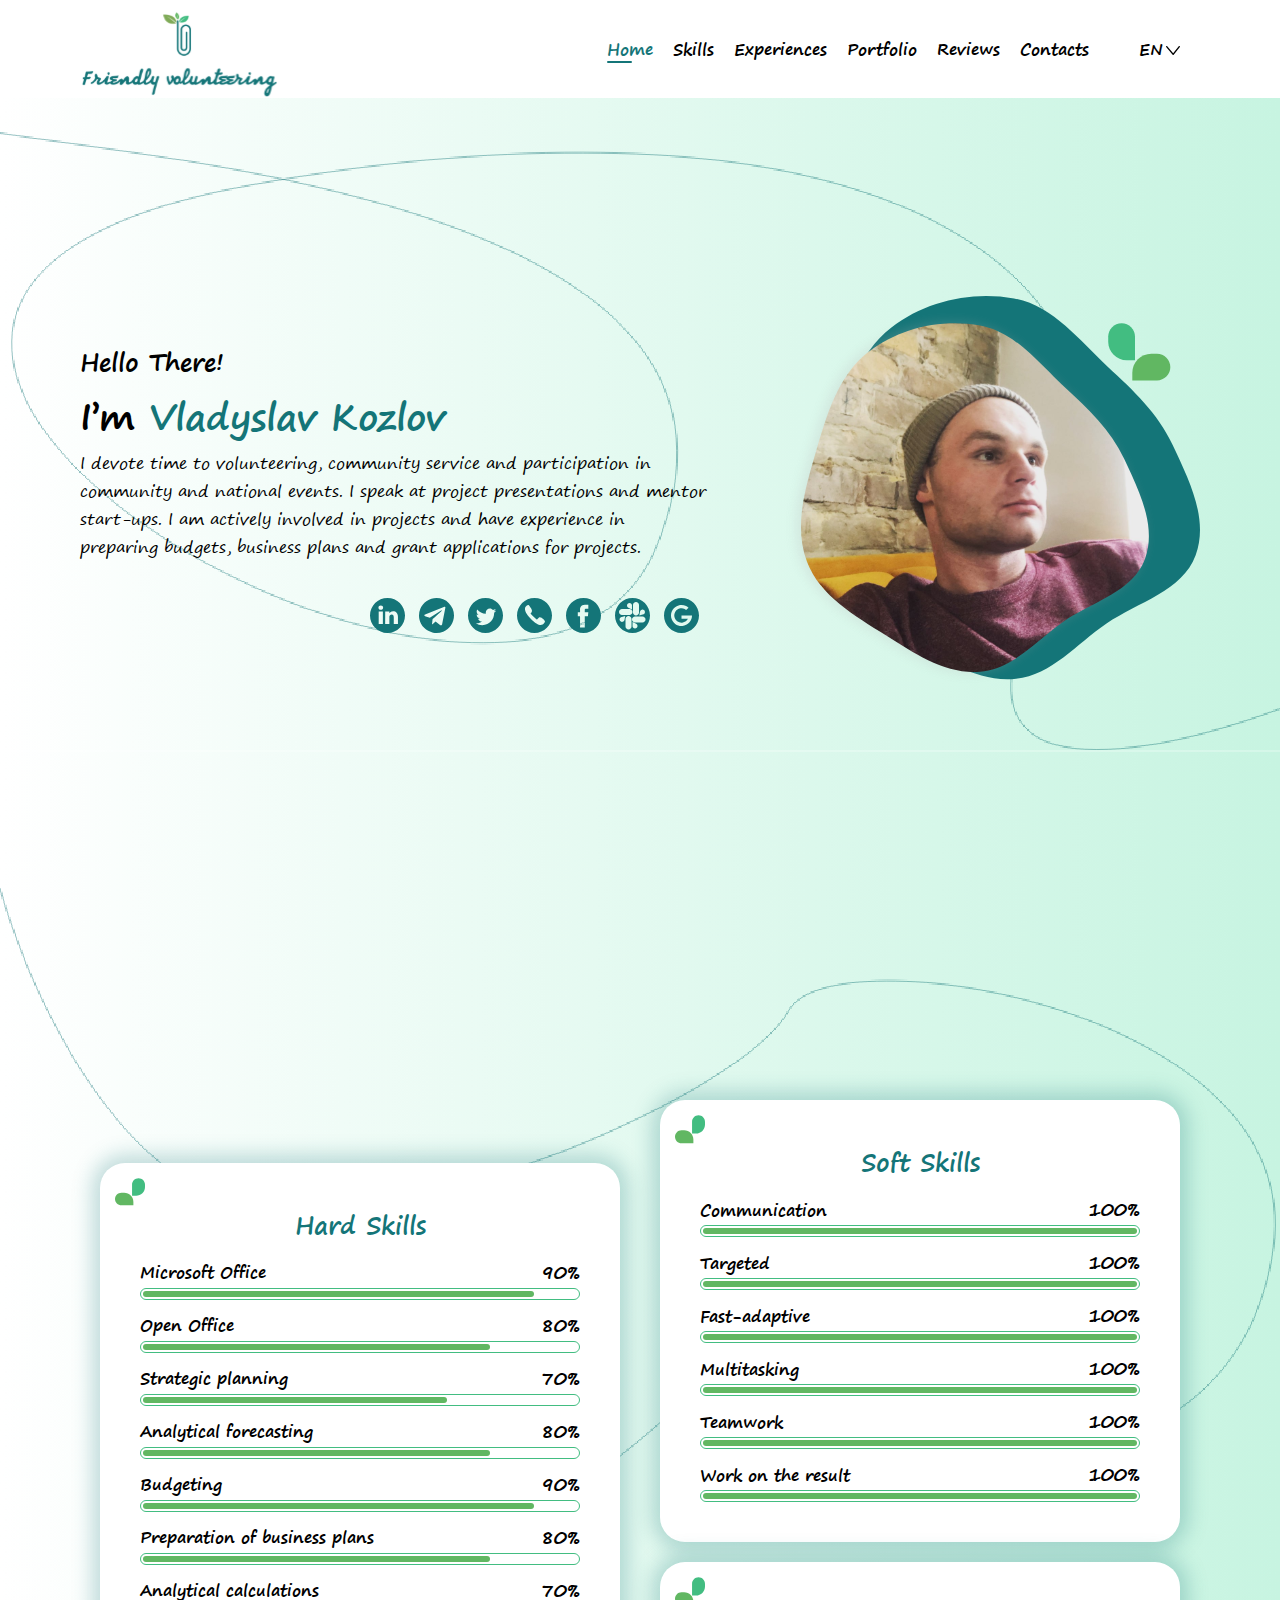
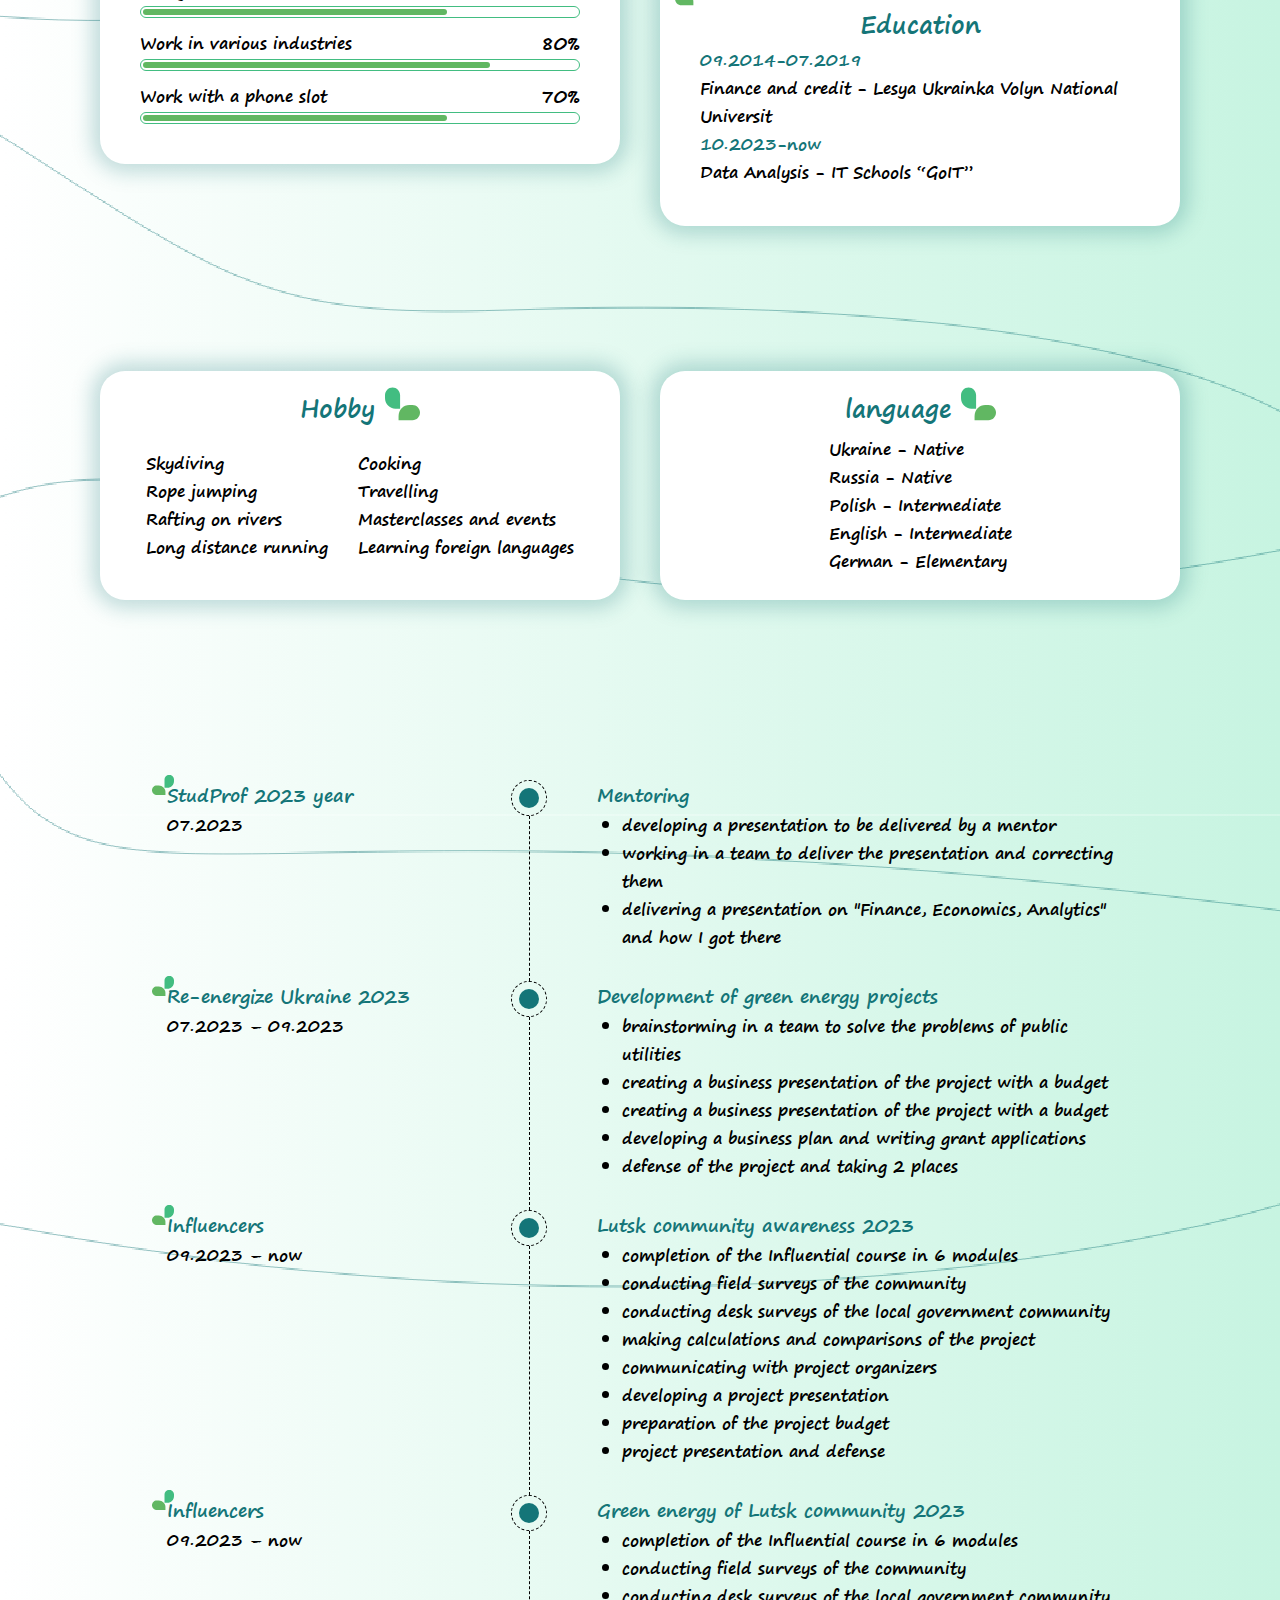
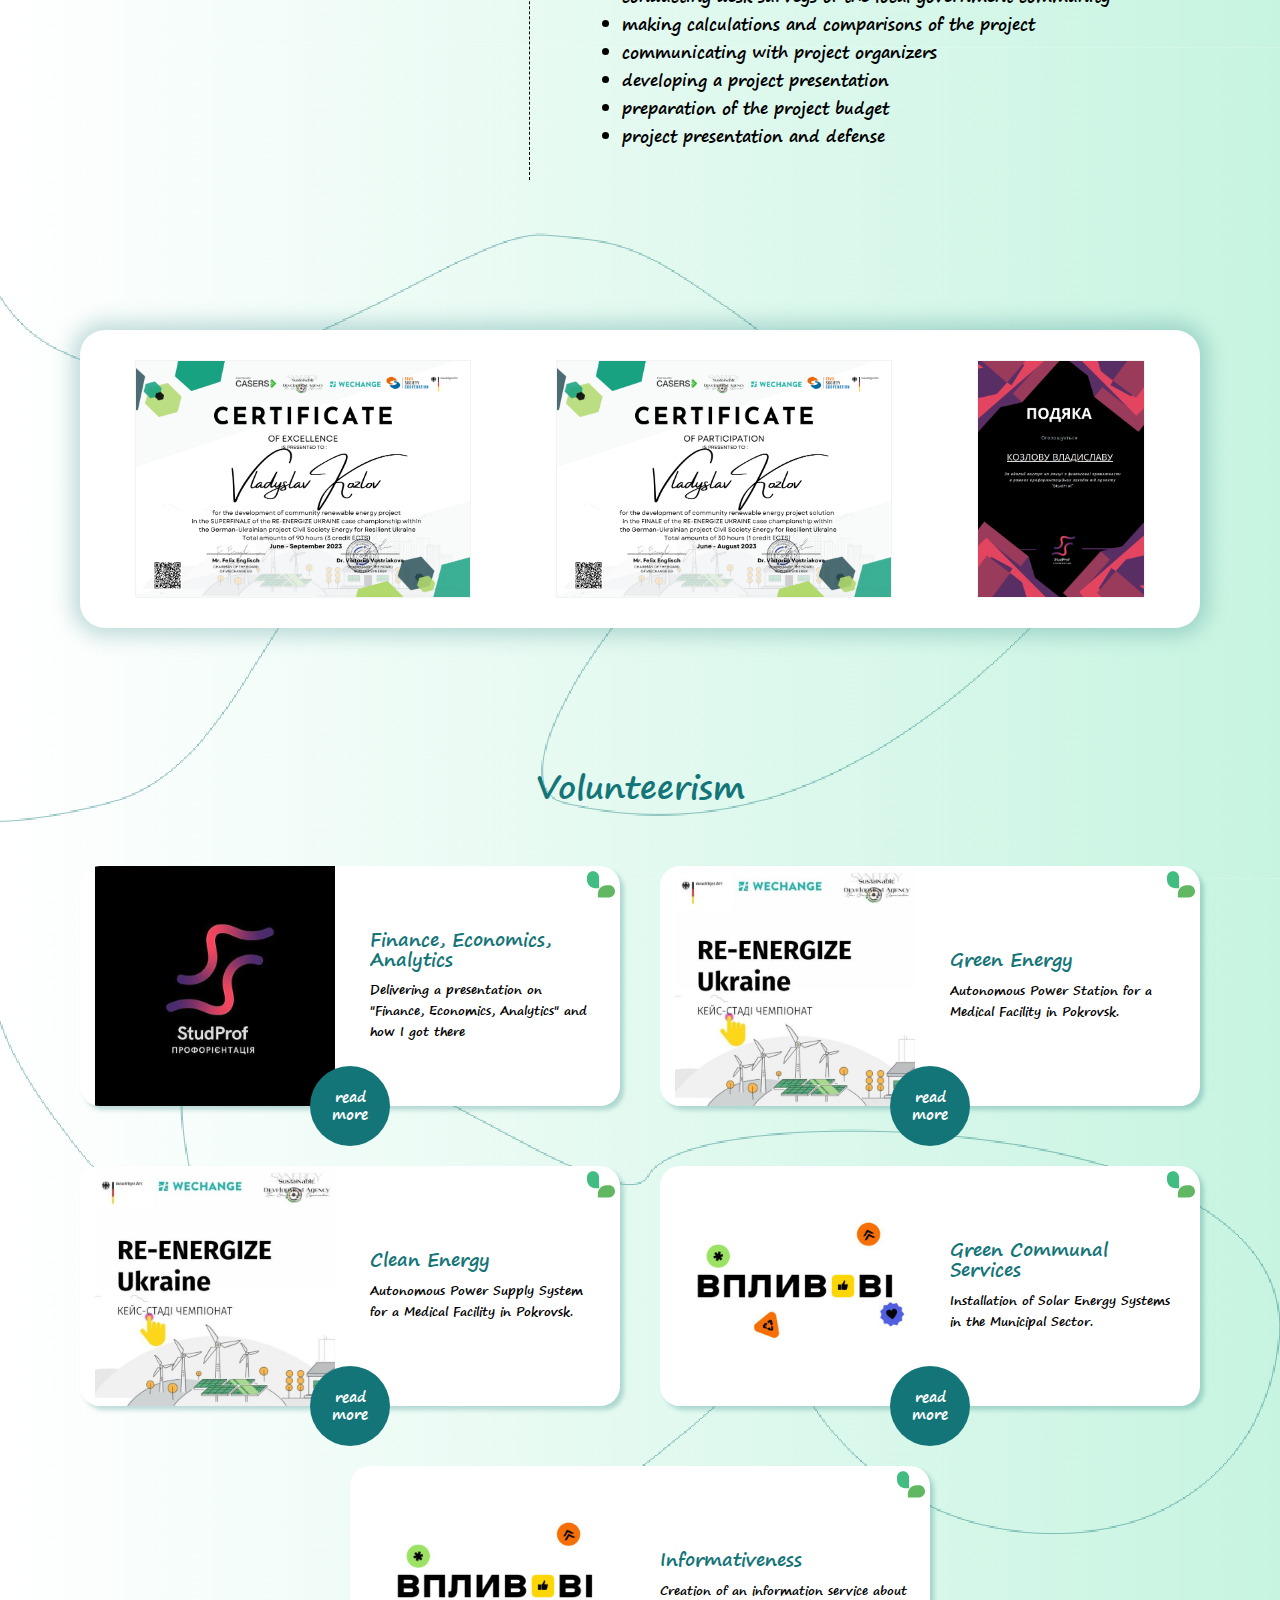
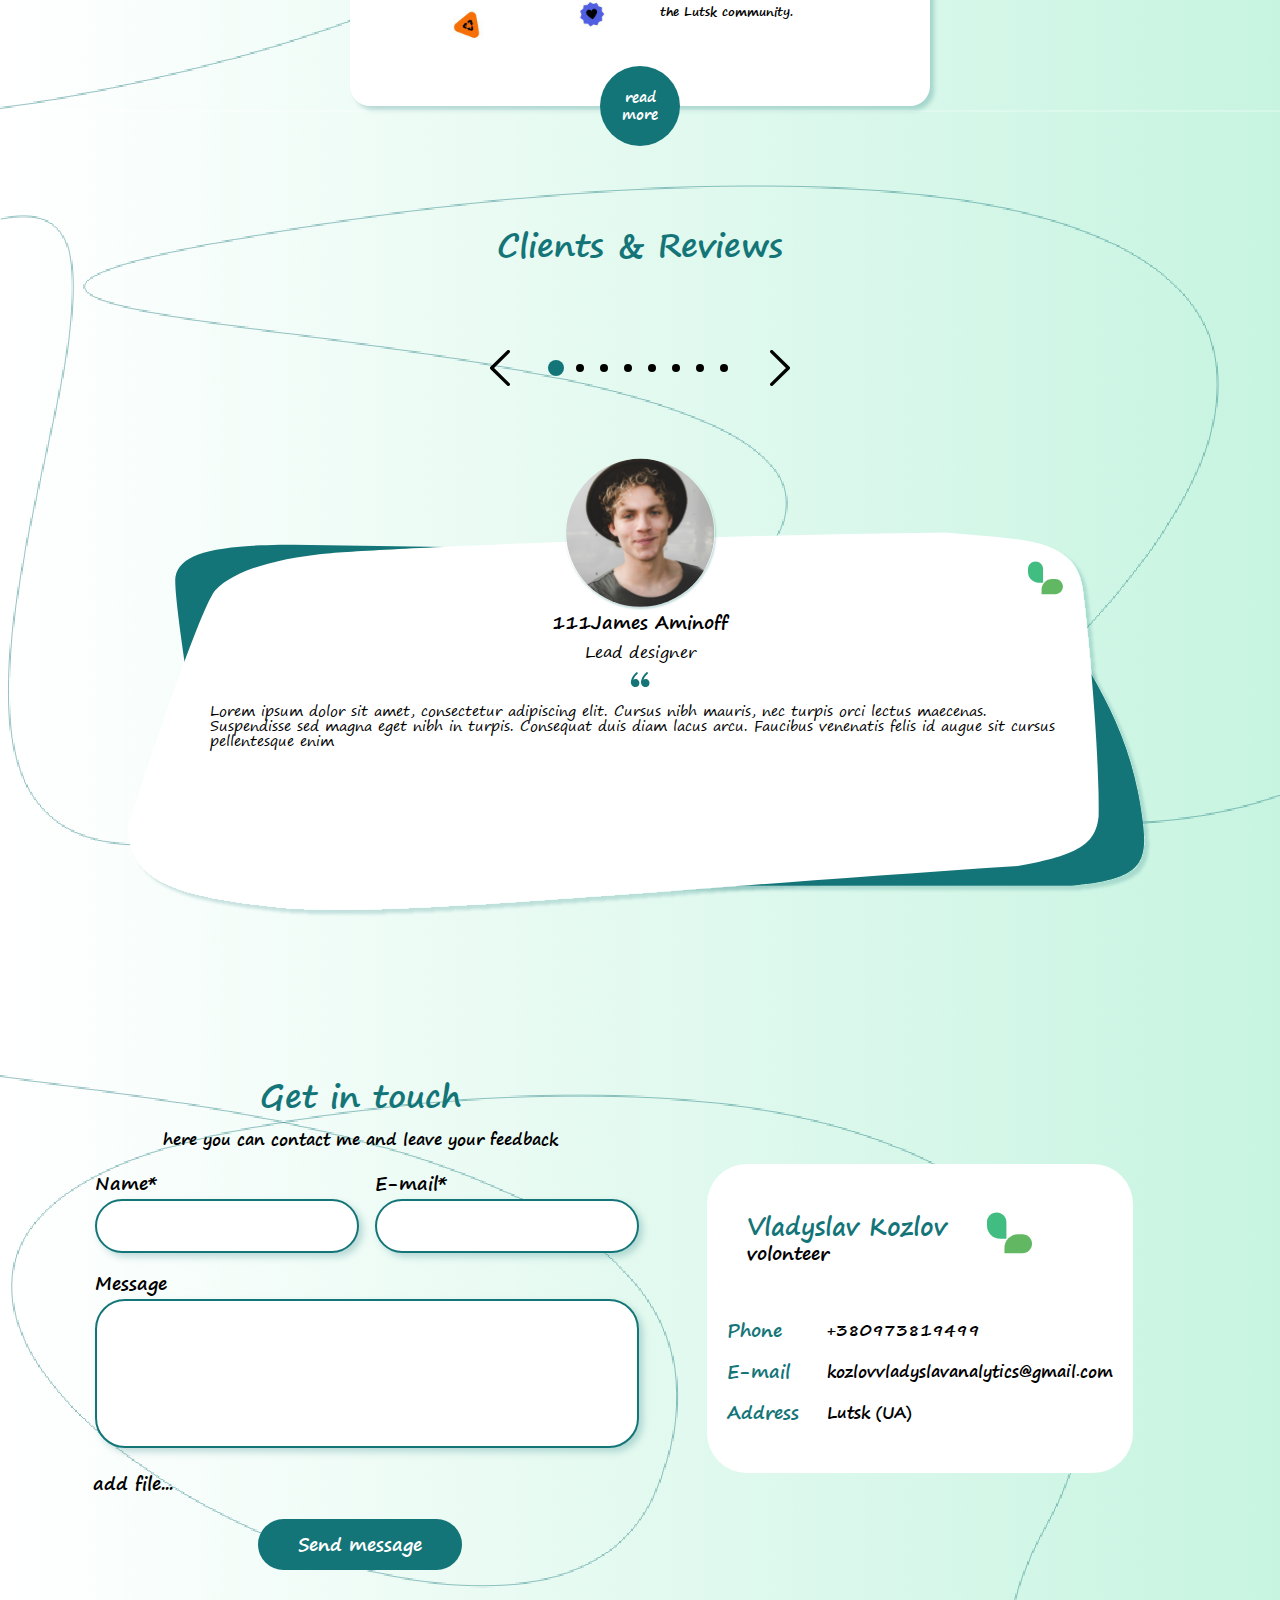
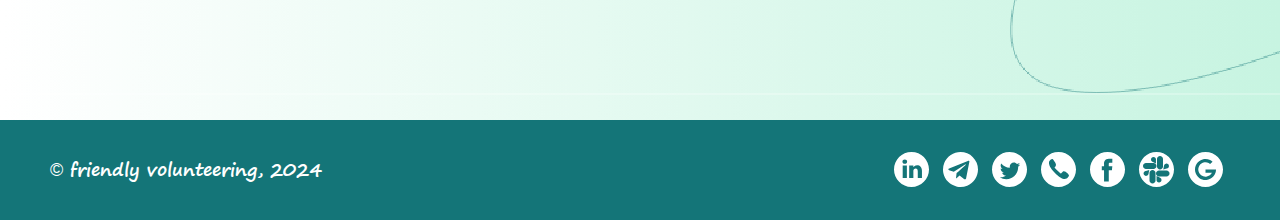
<file: index.html>
<!DOCTYPE html>
<html lang="en">
<head>
    <meta charset="UTF-8">
    <meta http-equiv="Content-Security-Policy" content="font-src 'self' data:">
    <meta name="viewport" content="width=device-width, initial-scale=1.0">
    <link rel="stylesheet" href="css/main.css">
    <link id="favicon" rel="icon" href="img/favicon.png" type="image/png">
    <title>Friendly volunteering</title>
</head>
<body>
    <div class="wrapper">
        <nav class="navbar">
            <div class="navbar__container">
                <div class="navbar__logo">
                    <div class="navbar__logo_icon">
                        <img src="./img/logo-icon.svg" alt="">
                    </div>
                    <div class="navbar__logo_text">
                        <img src="./img/logo-text.svg" alt="">
                    </div>
                </div>
                <div class="menubar">
                    <div class="menubar__container">
                        <ul class="menubar__list">
                            <li class="menubar__item"><a class="menubar__link menubar-active" href="#home">Home</a></li>
                            <li class="menubar__item"><a class="menubar__link" href="#skills">Skills</a></li>
                            <li class="menubar__item"><a class="menubar__link" href="#experiences">Experiences</a></li>
                            <li class="menubar__item"><a class="menubar__link" href="#portfolio">Portfolio</a></li>
                            <li class="menubar__item"><a class="menubar__link" href="#reviews">Reviews</a></li>
                            <li class="menubar__item"><a class="menubar__link" href="#contacts">Contacts</a></li>
                            <li class="menubar__lang">
                                <div class="select-lang toggle-lang">
                                    <div class="select-lang__option">
                                        EN
                                        <div class="select-lang__thumb">
                                            <img src="./img/arrow-buttom.svg" alt="thumb">
                                        </div>
                                    </div>
                                    <div class="select-lang__list">
                                      <div class="select-lang__item"><a class="select-lang__link" href="">PL</a></div>
                                      <div class="select-lang__item"><a class="select-lang__link" href="">UA</a></div>
                                    </div>
                                  </div>
                            </li>
                            <li class="menubar__burger">
                                <div class="burger toggle-burger">
                                    <span class="top"></span>
                                    <span class="middle"></span>
                                    <span class="bottom"></span>
                                </div>
                            </li>
                        </ul>
                    </div>
                </div>
                
            </div>
        </nav>

        <div class="overlay">
            <div class="overlay__container">
                <div class="overlay__item">
                    <ul class="overlay-menu">
                        <li class="overlay-menu__item"><a class="overlay-menu__link" href="#home">Home</a></li>
                        <li class="overlay-menu__item"><a class="overlay-menu__link" href="#skills">Skills</a></li>
                        <li class="overlay-menu__item"><a class="overlay-menu__link" href="#experiences">Experiences</a></li>
                        <li class="overlay-menu__item"><a class="overlay-menu__link" href="#portfolio">Portfolio</a></li>
                        <li class="overlay-menu__item"><a class="overlay-menu__link" href="#reviews">Reviews</a></li>
                        <li class="overlay-menu__item"><a class="overlay-menu__link" href="#contacts">Contacts</a></li> 
                    </ul>
                </div>  
            </div>
        </div>

        <header id="home" class="header page">
            <div class="inner">
                <div class="header__container ">
                    <div class="header-foto small-foto">
                        <img src="./img/foto-frame.svg" alt="Foto">
                    </div>
                    <div class="header__item">
                        <div class="header-title">
                            <h2 class="header-title__subtitle">Hello There!</h2>
                            <h1 class="header-title__headline">I’m <span>Vladyslav Kozlov</span></h1>
                            <p class="header-title__text">I devote time to volunteering, community service and participation in community and national events. I speak at project presentations and mentor start-ups. I am actively involved in projects and have experience in preparing budgets, business plans and grant applications for projects.</p>
                        </div>
                        <div class="header-socials">
                            <ul class="header-socials__list">
                                <li class="header-socials__item">
                                    <a href="">
                                        <div class="header-socials__icon">
                                            <img src="./img/links/linkedin.svg" alt="">
                                        </div>
                                    </a>
                                </li>
                                <li class="header-socials__item">
                                    <a href="">
                                        <div class="header-socials__icon">
                                            <img src="./img/links/telegram.svg" alt="">
                                        </div>
                                    </a>
                                </li>
                                <li class="header-socials__item">
                                    <a href="">
                                        <div class="header-socials__icon">
                                            <img src="./img/links/twitter.svg" alt="">
                                        </div>
                                    </a>
                                </li>
                                <li class="header-socials__item">
                                    <a href="">
                                        <div class="header-socials__icon">
                                            <img src="./img/links/phone.svg" alt="">
                                        </div>
                                    </a>
                                </li>
                                <li class="header-socials__item">
                                    <a href="">
                                        <div class="header-socials__icon">
                                            <img src="./img/links/faceboock.svg" alt="">
                                        </div>
                                    </a>
                                </li>
                                <li class="header-socials__item">
                                    <a href="">
                                        <div class="header-socials__icon">
                                            <img src="./img/links/slack.svg" alt="">
                                        </div>
                                    </a>
                                </li>
                                <li class="header-socials__item">
                                    <a href="">
                                        <div class="header-socials__icon">
                                            <img src="./img/links/google.svg" alt="">
                                        </div>
                                    </a>
                                </li>
                            </ul>
                        </div>
                    </div>
                    <div class="header-foto">
                        <img src="./img/foto-frame.svg" alt="Foto">
                    </div>
                </div>
                
            </div>
        </header>

        <main>    
            <section id="skills" class="skills page">
                <div class="inner">
                    <div class="skills__container">
                        <div class="skills__item">
                            <div class="skill">
                                <div class="skill__thumb">
                                    <img src="./img/left-leaf.svg" alt="leaf">
                                </div>
                                <h2 class="skill__title">Hard Skills</h2>
                                <div class="skill__content">
                                    <div class="skill-card">
                                        <div class="skill-card__title">
                                            <p class="skill-card__text">Microsoft Office</p>
                                            <p class="skill-card__desc">90%</p>
                                        </div>
                                        <div class="skill-card__item">
                                            <div class="skill-card__progress m-office"></div>
                                        </div>
                                    </div>
                                    <div class="skill-card">
                                        <div class="skill-card__title">
                                            <p class="skill-card__text">Open Office</p>
                                            <p class="skill-card__desc">80%</p>
                                        </div>
                                        <div class="skill-card__item">
                                            <div class="skill-card__progress o-office"></div>
                                        </div>
                                    </div>
                                    <div class="skill-card">
                                        <div class="skill-card__title">
                                            <p class="skill-card__text">Strategic planning</p>
                                            <p class="skill-card__desc">70%</p>
                                        </div>
                                        <div class="skill-card__item">
                                            <div class="skill-card__progress s-planning"></div>
                                        </div>
                                    </div>
                                    <div class="skill-card">
                                        <div class="skill-card__title">
                                            <p class="skill-card__text">Analytical forecasting</p>
                                            <p class="skill-card__desc">80%</p>
                                        </div>
                                        <div class="skill-card__item">
                                            <div class="skill-card__progress a-forecasting"></div>
                                        </div>
                                    </div>
                                    <div class="skill-card">
                                        <div class="skill-card__title">
                                            <p class="skill-card__text">Budgeting</p>
                                            <p class="skill-card__desc">90%</p>
                                        </div>
                                        <div class="skill-card__item">
                                            <div class="skill-card__progress budgeting"></div>
                                        </div>
                                    </div>
                                    <div class="skill-card">
                                        <div class="skill-card__title">
                                            <p class="skill-card__text">Preparation of business plans</p>
                                            <p class="skill-card__desc">80%</p>
                                        </div>
                                        <div class="skill-card__item">
                                            <div class="skill-card__progress preparation-of-plans"></div>
                                        </div>
                                    </div>
                                    <div class="skill-card">
                                        <div class="skill-card__title">
                                            <p class="skill-card__text">Analytical calculations</p>
                                            <p class="skill-card__desc">70%</p>
                                        </div>
                                        <div class="skill-card__item">
                                            <div class="skill-card__progress a-calculations"></div>
                                        </div>
                                    </div>
                                    <div class="skill-card">
                                        <div class="skill-card__title">
                                            <p class="skill-card__text">Work in various industries</p>
                                            <p class="skill-card__desc">80%</p>
                                        </div>
                                        <div class="skill-card__item">
                                            <div class="skill-card__progress work-in-industries"></div>
                                        </div>
                                    </div>
                                    <div class="skill-card">
                                        <div class="skill-card__title">
                                            <p class="skill-card__text">Work with a phone slot</p>
                                            <p class="skill-card__desc">70%</p>
                                        </div>
                                        <div class="skill-card__item">
                                            <div class="skill-card__progress work-with-slot"></div>
                                        </div>
                                    </div>
                                </div>
                            </div>
                        </div>
                        <div class="skills__item">
                            <div class="skill">
                                <div class="skill__thumb">
                                    <img src="./img/left-leaf.svg" alt="leaf">
                                </div>
                                <h2 class="skill__title">Soft Skills</h2>
                                <div class="skill__content">
                                    <div class="skill-card">
                                        <div class="skill-card__title">
                                            <p class="skill-card__text">Communication</p>
                                            <p class="skill-card__desc">100%</p>
                                        </div>
                                        <div class="skill-card__item">
                                            <div class="skill-card__progress communication"></div>
                                        </div>
                                    </div>
                                    <div class="skill-card">
                                        <div class="skill-card__title">
                                            <p class="skill-card__text">Targeted</p>
                                            <p class="skill-card__desc">100%</p>
                                        </div>
                                        <div class="skill-card__item">
                                            <div class="skill-card__progress targeted"></div>
                                        </div>
                                    </div>
                                    <div class="skill-card">
                                        <div class="skill-card__title">
                                            <p class="skill-card__text">Fast-adaptive</p>
                                            <p class="skill-card__desc">100%</p>
                                        </div>
                                        <div class="skill-card__item">
                                            <div class="skill-card__progress f-adaptive"></div>
                                        </div>
                                    </div>
                                    <div class="skill-card">
                                        <div class="skill-card__title">
                                            <p class="skill-card__text">Multitasking</p>
                                            <p class="skill-card__desc">100%</p>
                                        </div>
                                        <div class="skill-card__item">
                                            <div class="skill-card__progress multitasking"></div>
                                        </div>
                                    </div>
                                    <div class="skill-card">
                                        <div class="skill-card__title">
                                            <p class="skill-card__text">Teamwork</p>
                                            <p class="skill-card__desc">100%</p>
                                        </div>
                                        <div class="skill-card__item">
                                            <div class="skill-card__progress teamwork"></div>
                                        </div>
                                    </div>
                                    <div class="skill-card">
                                        <div class="skill-card__title">
                                            <p class="skill-card__text">Work on the result</p>
                                            <p class="skill-card__desc">100%</p>
                                        </div>
                                        <div class="skill-card__item">
                                            <div class="skill-card__progress work-on-result"></div>
                                        </div>
                                    </div>
                                </div>
                            </div>
                            <div class="skill">
                                <div class="skill__thumb">
                                    <img src="./img/left-leaf.svg" alt="leaf">
                                </div>
                                <h2 class="skill__title">Education</h2>
                                <div class="skill__content">
                                    <div class="skill-card">
                                        <p class="skill-card__subtitle">09.2014-07.2019</p>
                                        <p class="skill-card__text">Finance and credit  - Lesya Ukrainka Volyn National Universit</p>
                                    </div>
                                    <div class="skill-card">
                                        <p class="skill-card__subtitle">10.2023-now</p>
                                        <p class="skill-card__text">Data Analysis  - IT Schools “GoIT”</p>
                                    </div>
                                </div>
                            </div>
                        </div>
                    </div>
                    <div class="skills__other">
                        <div class="skill-other">
                            <div class="skill-other__caption">
                                <h2 class="skill-other__title">Hobby</h2>
                                <div class="skill-other__thumb">
                                    <img src="./img/right-leaf.svg" alt="leaf">
                                </div>
                            </div>
                            <div class="skill-other__content">
                                <ul class="skill-other__list">
                                    <li class="skill-other__item">Skydiving</li>
                                    <li class="skill-other__item">Rope jumping</li>
                                    <li class="skill-other__item">Rafting on rivers</li>
                                    <li class="skill-other__item">Long distance running</li>
                                </ul>
                                <ul class="skill-other__list">
                                    <li class="skill-other__item">Cooking</li>
                                    <li class="skill-other__item">Travelling</li>
                                    <li class="skill-other__item">Masterclasses and events</li>
                                    <li class="skill-other__item">Learning foreign languages</li>
                                </ul>
                            </div>
                        </div>
                        <div class="skill-other">
                            <div class="skill-other__caption">
                                <h2 class="skill-other__title">language</h2>
                                <div class="skill-other__thumb">
                                    <img src="./img/right-leaf.svg" alt="leaf">
                                </div>
                            </div>
                            <div class="skill-other__content">
                                <ul class="skill-other__list">
                                    <li class="hobby__card_item">Ukraine - Native</li>
                                    <li class="hobby__card_item">Russia - Native</li>
                                    <li class="hobby__card_item">Polish - Intermediate</li>
                                    <li class="hobby__card_item">English - Intermediate</li>
                                    <li class="hobby__card_item">German - Elementary</li>
                                </ul>
                            </div>
                        </div>
                    </div>
                </div>
            </section>

            <section id="experiences" class="experiences page">
                <div class="inner">
                    <div class="experiences__container">
                        <div class="experiences__item">
                            <div class="experience">
                                <div class="experience__content">
                                    <div class="experience-caption">
                                        <h3 class="experience-caption__title">StudProf 2023 year</h3>
                                        <p class="experience-caption__text">07.2023</p>
                                    </div>
                                    <div class="experience-marker">
                                        <div class="experience-marker__round">
                                            <div class="experience-marker__point"></div>
                                        </div>
                                        <div class="experience-marker__line"></div>
                                    </div>
                                    <div class="experience-desc">
                                        <div class="experience-caption small-experience">
                                            <h3 class="experience-caption__title">StudProf 2023 year</h3>
                                            <p class="experience-caption__text">07.2023</p>
                                        </div>
                                        <h3 class="experience-desc__title">Mentoring</h3>
                                        <ul class="experience-desc__list">
                                            <li class="experience-desc__item">developing a presentation to be delivered by a mentor</li>
                                            <li class="experience-desc__item">working in a team to deliver the presentation and correcting them</li>
                                            <li class="experience-desc__item">delivering a presentation on "Finance, Economics, Analytics" and how I got there</li>
                                        </ul>
                                    </div>
                                </div>
                            </div>
                            <div class="experience">
                                <div class="experience__content">
                                    <div class="experience-caption">
                                        <h3 class="experience-caption__title">Re-energize Ukraine 2023</h3>
                                        <p class="experience-caption__text">07.2023 – 09.2023</p>
                                    </div>
                                    <div class="experience-marker">
                                        <div class="experience-marker__round">
                                            <div class="experience-marker__point"></div>
                                        </div>
                                        <div class="experience-marker__line"></div>
                                    </div>
                                    <div class="experience-desc">
                                        <div class="experience-caption small-experience">
                                            <h3 class="experience-caption__title">Re-energize Ukraine 2023</h3>
                                            <p class="experience-caption__text">07.2023 – 09.2023</p>
                                        </div>
                                        <h3 class="experience-desc__title">Development of green energy projects</h3>
                                        <ul class="experience-desc__list">
                                            <li class="experience-desc__item">brainstorming in a team to solve the problems of public utilities</li>
                                            <li class="experience-desc__item">creating a business presentation of the project with a budget</li>
                                            <li class="experience-desc__item">creating a business presentation of the project with a budget</li>
                                            <li class="experience-desc__item">developing a business plan and writing grant applications</li>
                                            <li class="experience-desc__item">defense of the project and taking 2 places</li>
                                        </ul>
                                    </div>
                                </div>
                            </div>
                            <div class="experience">
                                <div class="experience__content">
                                    <div class="experience-caption">
                                        <h3 class="experience-caption__title">Influencers</h3>
                                        <p class="experience-caption__text">09.2023 – now</p>
                                    </div>
                                    <div class="experience-marker">
                                        <div class="experience-marker__round">
                                            <div class="experience-marker__point"></div>
                                        </div>
                                        <div class="experience-marker__line"></div>
                                    </div>
                                    <div class="experience-desc">
                                        <div class="experience-caption small-experience">
                                            <h3 class="experience-caption__title">Influencers</h3>
                                            <p class="experience-caption__text">09.2023 – now</p>
                                        </div>
                                        <h3 class="experience-desc__title">Lutsk community awareness 2023</h3>
                                        <ul class="experience-desc__list">
                                            <li class="experience-desc__item">completion of the Influential course in 6 modules</li>
                                            <li class="experience-desc__item">conducting field surveys of the community</li>
                                            <li class="experience-desc__item">conducting desk surveys of the local government community</li>
                                            <li class="experience-desc__item">making calculations and comparisons of the project</li>
                                            <li class="experience-desc__item">communicating with project organizers</li>
                                            <li class="experience-desc__item">developing a project presentation</li>
                                            <li class="experience-desc__item">preparation of the project budget</li>
                                            <li class="experience-desc__item">project presentation and defense</li>
                                        </ul>
                                    </div>
                                </div>
                            </div>
                            <div class="experience">
                                <div class="experience__content">
                                    <div class="experience-caption">
                                        <h3 class="experience-caption__title">Influencers</h3>
                                        <p class="experience-caption__text">09.2023 – now</p>
                                    </div>
                                    <div class="experience-marker">
                                        <div class="experience-marker__round">
                                            <div class="experience-marker__point"></div>
                                        </div>
                                        <div class="experience-marker__line"></div>
                                    </div>
                                    <div class="experience-desc">
                                        <div class="experience-caption small-experience">
                                            <h3 class="experience-caption__title">Influencers</h3>
                                            <p class="experience-caption__text">09.2023 – now</p>
                                        </div>
                                        <h3 class="experience-desc__title">Green energy of Lutsk community 2023</h3>
                                        <ul class="experience-desc__list">
                                            <li class="experience-desc__item">completion of the Influential course in 6 modules</li>
                                            <li class="experience-desc__item">conducting field surveys of the community</li>
                                            <li class="experience-desc__item">conducting desk surveys of the local government community</li>
                                            <li class="experience-desc__item">making calculations and comparisons of the project</li>
                                            <li class="experience-desc__item">communicating with project organizers</li>
                                            <li class="experience-desc__item">developing a project presentation</li>
                                            <li class="experience-desc__item">preparation of the project budget</li>
                                            <li class="experience-desc__item">project presentation and defense</li>
                                        </ul>
                                    </div>
                                </div>
                            </div>
                        </div>
                    </div>
                    <div class="experiences__certificates">
                        <div class="certificate-album certificateBtn">
                            <div class="certificate-album__content">
                                <img class="certificateImg" src="./img/certificates/re-energize-certificate-1.png" alt="certificate">
                            </div>
                        </div>
                        <div class="certificate-album certificateBtn">
                            <div class="certificate-album__content">
                                <img class="certificateImg" src="./img/certificates/re-energize-certificate-2.png" alt="certificate">
                            </div>
                        </div>
                        <div class="certificate-book certificateBtn">
                            <div class="certificate-book__content">
                                <img class="certificateImg" src="./img/certificates/studProf-certificate.png" alt="certificate">
                            </div>
                        </div>
                    </div>
                </div>
            </section>
    
            <section id="portfolio" class="portfolio page">
                <div class="inner">
                    <div class="portfolio__container">
                        <div class="portfolio__item">
                            <h2 class="portfolio__title">Volunteerism</h2>
                        </div>
                        <div class="portfolio__item">
                            <div class="project">
                                <div class="project__thumb">
                                    <img src="./img/right-leaf.svg" alt="leaf">
                                </div>
                                <a class="project__btn"  href="./img/projects/project-1/presentation-studProf.pdf" target="_blank">read more</a>
                                <div class="project__icon project-1">
                                </div>
                                <div class="project__item">
                                    <div class="project__desc">
                                        <h2 class="project__desc_title">Finance, Economics, Analytics</h2>
                                        <p class="project__desc_text">Delivering a presentation on "Finance, Economics, Analytics" and how I got there</p>
                                    </div>
                                </div>
                            </div>
                            <div class="project">
                                <div class="project__thumb">
                                    <img src="./img/right-leaf.svg" alt="leaf">
                                </div>
                                <a class="project__btn"  href="./img/projects/project-2/presentation-clean-energize.pdf" target="_blank">read more</a>
                                <div class="project__icon project-2"></div>
                                <div class="project__item">
                                    <div class="project__desc">
                                        <h2 class="project__desc_title">Green Energy</h2>
                                        <p class="project__desc_text">Autonomous Power Station for a Medical Facility in Pokrovsk.</p>
                                    </div>
                                </div>
                            </div>
                        </div>
                        <div class="portfolio__item">
                            <div class="project">
                                <div class="project__thumb">
                                    <img src="./img/right-leaf.svg" alt="leaf">
                                </div>
                                <a class="project__btn"  href="./img/projects/project-3/presentation-pure-energy.pdf" target="_blank">read more</a>
                                <div class="project__icon project-3"></div>
                                <div class="project__item">
                                    <div class="project__desc">
                                        <h2 class="project__desc_title">Clean Energy</h2>
                                        <p class="project__desc_text">Autonomous Power Supply System for a Medical Facility in Pokrovsk.</p>
                                    </div>
                                </div>
                            </div>
                            <div class="project">
                                <div class="project__thumb">
                                    <img src="./img/right-leaf.svg" alt="leaf">
                                </div>
                                <a class="project__btn"  href="./img/projects/project-4/influencers-presentation-green-energize.pdf" target="_blank">read more</a>
                                <div class="project__icon project-4"></div>
                                <div class="project__item">
                                    <div class="project__desc">
                                        <h2 class="project__desc_title">Green Communal Services</h2>
                                        <p class="project__desc_text">Installation of Solar Energy Systems in the Municipal Sector.</p>
                                    </div>
                                </div>
                            </div>
                        </div>
                        <div class="portfolio__item">
                            <div class="project">
                                <div class="project__thumb">
                                    <img src="./img/right-leaf.svg" alt="leaf">
                                </div>
                                <a class="project__btn"  href="./img/projects/project-5/influencers-presentation-lutsk-community.pdf" target="_blank">read more</a>
                                <div class="project__icon project-5"></div>
                                <div class="project__item">
                                    <div class="project__desc">
                                        <h2 class="project__desc_title">Informativeness</h2>
                                        <p class="project__desc_text">Creation of an information service about the Lutsk community.</p>
                                    </div>
                                </div>
                            </div>
                        </div>
                    </div>

                </div>
            </section>

            <section id="reviews" class="reviews page">
                <div class="reviews__container">
                    <div class="reviews__item">
                        <h2 class="reviews__title">Clients & Reviews</h2>
                    </div>
                </div>
                <div class="reviews__item">
                    <div class="slider">
                        <div class="slider__controls slider-controls">
                            <div class="slider-controls__btn slide-left">
                                <img class="slider-controls__arrow" src="./img/arrow-left.svg" alt="arrow-left">
                            </div>
                            <div class="slider-controls__indicators">
                                <div class="slider-controls__indicator active"></div>
                            </div>
                            <div class="slider-controls__btn slide-right">
                                <img class="slider-controls__arrow" src="./img/arrow-right.svg" alt="arrow-right">
                            </div>
                        </div>
                        <div class="slider__container">
                            <div class="slide">
                                <img class="slide__bg" src="./img/reviews/bg-main.svg" alt="foto">
                                <img class="slide__bg slide-bg-750px" src="./img/reviews/bg-750px.svg" alt="foto">
                                <img class="slide__bg slide-bg-600px" src="./img/reviews/bg-600px.svg" alt="foto">
                                <img class="slide__bg slide-bg-500px" src="./img/reviews/bg-500px.svg" alt="foto">
                                <img class="slide__bg slide-bg-400px" src="./img/reviews/bg-400px.svg" alt="foto">
                                <div class="slide__content">
                                    <div class="slide__avatar">
                                        <img src="" alt="foto">
                                    </div>
                                    <p class="slide__name"></p>
                                    <p class="slide__profession"></p>
                                    <div class="slide__thumb">
                                        <img src="./img/reviews/quotes.svg" alt="quotes">
                                    </div>
                                    <p class="slide__text"></p>
                                </div>
                            </div>
                        </div>
                    </div>
                    <div class="reviews-data">
                        <div class="review">
                            <img class="review-foto" src="./img/reviews/james.svg" alt="foto">
                            <p class="review-name">111James Aminoff</p>
                            <p class="review-profession">Lead designer</p>
                            <p class="review-text">Lorem ipsum dolor sit amet, consectetur adipiscing elit. Cursus nibh mauris, nec turpis orci lectus maecenas. Suspendisse sed magna eget nibh in turpis. Consequat duis diam lacus arcu. Faucibus venenatis felis id augue sit cursus pellentesque enim </p>
                        </div>
                        <div class="review">
                            <img class="review-foto" src="./img/reviews/talan.svg" alt="">
                            <p class="review-name">222Talan Botosh</p>
                            <p class="review-profession">Lead designer</p>
                            <p class="review-text">Lorem ipsum dolor sit amet, consectetur adipiscing elit. Cursus nibh mauris, nec turpis orci lectus maecenas. Suspendisse sed magna eget nibh in turpis. Consequat duis diam lacus arcu. Faucibus venenatis felis id augue sit cursus pellentesque enim </p>
                        </div>
                        <div class="review">
                            <img class="review-foto" src="./img/reviews/allison.svg" alt="">
                            <p class="review-name">333Allison Herwitz</p>
                            <p class="review-profession">Lead designer</p>
                            <p class="review-text right">Lorem ipsum dolor sit amet, consectetur adipiscing elit. Cursus nibh mauris, nec turpis orci lectus maecenas. Suspendisse sed magna eget nibh in turpis. Consequat duis diam lacus arcu. Faucibus venenatis felis id augue sit cursus pellentesque enim </p>
                        </div>
                        <div class="review">
                            <img class="review-foto" src="./img/reviews/talan.svg" alt="">
                            <p class="review-name">444Talan Botosh</p>
                            <p class="review-profession">Lead designer</p>
                            <p class="review-text">Lorem ipsum dolor sit amet, consectetur adipiscing elit. Cursus nibh mauris, nec turpis orci lectus maecenas. Suspendisse sed magna eget nibh in turpis. Consequat duis diam lacus arcu. Faucibus venenatis felis id augue sit cursus pellentesque enim </p>
                        </div>
                        <div class="review">
                            <img class="review-foto" src="./img/reviews/james.svg" alt="foto">
                            <p class="review-name">555James Aminoff</p>
                            <p class="review-profession">Lead designer</p>
                            <p class="review-text">Lorem ipsum dolor sit amet, consectetur adipiscing elit. Cursus nibh mauris, nec turpis orci lectus maecenas. Suspendisse sed magna eget nibh in turpis. Consequat duis diam lacus arcu. Faucibus venenatis felis id augue sit cursus pellentesque enim </p>
                        </div>
                        <div class="review">
                            <img class="review-foto" src="./img/reviews/talan.svg" alt="">
                            <p class="review-name">666Talan Botosh</p>
                            <p class="review-profession">Lead designer</p>
                            <p class="review-text">Lorem ipsum dolor sit amet, consectetur adipiscing elit. Cursus nibh mauris, nec turpis orci lectus maecenas. Suspendisse sed magna eget nibh in turpis. Consequat duis diam lacus arcu. Faucibus venenatis felis id augue sit cursus pellentesque enim </p>
                        </div>
                        <div class="review">
                            <img class="review-foto" src="./img/reviews/allison.svg" alt="">
                            <p class="review-name">777Allison Herwitz</p>
                            <p class="review-profession">Lead designer</p>
                            <p class="review-text right">Lorem ipsum dolor sit amet, consectetur adipiscing elit. Cursus nibh mauris, nec turpis orci lectus maecenas. Suspendisse sed magna eget nibh in turpis. Consequat duis diam lacus arcu. Faucibus venenatis felis id augue sit cursus pellentesque enim </p>
                        </div>
                        <div class="review">
                            <img class="review-foto" src="./img/reviews/james.svg" alt="foto">
                            <p class="review-name">888James Aminoff</p>
                            <p class="review-profession">Lead designer</p>
                            <p class="review-text">Lorem ipsum dolor sit amet, consectetur adipiscing elit. Cursus nibh mauris, nec turpis orci lectus maecenas. Suspendisse sed magna eget nibh in turpis. Consequat duis diam lacus arcu. Faucibus venenatis felis id augue sit cursus pellentesque enim </p>
                        </div>
                    </div>
                </div>
            </section>
    
            <section id="contacts" class="contacts page">
                <div class="inner">
                    <div class="contacts__container">
                        <div class="contacts__item">
                            <div class="contacts-message">
                                <div class="contacts-message__caption">
                                    <h2 class="contacts-message__title">Get in touch</h2>
                                <p class="contacts-message__text">here you can contact me and leave your feedback</p>
                                </div>
                                <div class="contacts-message__content">
                                    <form id="form" class="contacts-form" action="#">
                                        <div class="contacts-form__container">
                                            <div class="contacts-form__item">
                                                <label for="name" class="contacts-form__title">Name*</label>
                                                <input id="name" class="contacts-form__name req" type="text" name="name" placeholder="" autocomplete="given-name">
                                            </div>
                                            <div class="contacts-form__item">
                                                <label for="email" class="contacts-form__title">E-mail*</label>
                                                <input id="email" class="contacts-form__email email req" type="email" name="email" placeholder="" autocomplete="given-email">
                                            </div>
                                        </div>
                                        <div class="contacts-form__message">
                                            <div class="contacts-form__message_item">
                                                <label for="text" class="contacts-form__title">Message</label>
                                            <textarea id="text" class="contacts-form__text" name="text" placeholder=""></textarea>
                                            </div>
                                        </div>
                                        <div class="contacts-form__file">
                                            <label for="file" class="contacts-form__file_btn">add file...</label>
                                            <input id="file" class="contacts-form__file_input" type="file" name="file">
                                            <div id="preview" class="contacts-form__file_preview"></div>
                                        </div>
                                        <button id="send-message" class="contacts-form__btn" type="submit">Send message</button>
                                    </form>
                                </div>
                            </div>
                        </div>
                        <div class="contacts__item">
                            <div class="contacts-info">
                                <div class="contacts-info__caption">
                                    <div class="contacts-info__title">
                                        <h2 class="contacts-info__title_name">Vladyslav Kozlov</h2>
                                        <p class="contacts-info__title_position">volonteer</p>
                                    </div>
                                    <div class="contacts-info__thumb">
                                        <img src="./img/right-leaf.svg" alt="thumb">
                                    </div>
                                </div>
                                <ul class="contacts-info__list">
                                    <li class="contacts-info__item">
                                        <p class="contacts-info__item_title">Phone</p>
                                        <p class="contacts-info__item_desc"><a href="tel:+380973819499">+380973819499</a></p>
                                    </li>
                                    <li class="contacts-info__item">
                                        <p class="contacts-info__item_title">E-mail</p>
                                        <p class="contacts-info__item_desc">kozlovvladyslavanalytics@gmail.com</p>
                                    </li>
                                    <li class="contacts-info__item">
                                        <p class="contacts-info__item_title">Address</p>
                                        <p class="contacts-info__item_desc">Lutsk (UA)</p>
                                    </li>
                                </ul>
                            </div>
                        </div>
                    </div>
                </div>
            </section>
        </main>

        <footer class="footer">
            <div class="footer__container">
                <div class="footer__item">
                    <p class="footer__text"><span class="copyright">&#169</span> friendly volunteering, 2024</p>
                </div>
                <div class="footer__item">
                    <div class="footer-socials">
                        <ul class="footer-socials__list">
                            <li class="footer-socials__item">
                                <a href="">
                                    <div class="footer-socials__icon">
                                        <img src="./img/footer-socials/linkedin.svg" alt="">
                                    </div>
                                </a>
                            </li>
                            <li class="footer-socials__item">
                                <a href="">
                                    <div class="footer-socials__icon">
                                        <img src="./img/footer-socials/telegram.svg" alt="">
                                    </div>
                                </a>
                            </li>
                            <li class="footer-socials__item">
                                <a href="">
                                    <div class="footer-socials__icon">
                                        <img src="./img/footer-socials/twitter.svg" alt="">
                                    </div>
                                </a>
                            </li>
                            <li class="footer-socials__item">
                                <a href="">
                                    <div class="footer-socials__icon">
                                        <img src="./img/footer-socials/phone.svg" alt="">
                                    </div>
                                </a>
                            </li>
                            <li class="footer-socials__item">
                                <a href="">
                                    <div class="footer-socials__icon">
                                        <img src="./img/footer-socials/faceboock.svg" alt="">
                                    </div>
                                </a>
                            </li>
                            <li class="footer-socials__item">
                                <a href="">
                                    <div class="footer-socials__icon">
                                        <img src="./img/footer-socials/slack.svg" alt="">
                                    </div>
                                </a>
                            </li>
                            <li class="footer-socials__item">
                                <a href="">
                                    <div class="footer-socials__icon">
                                        <img src="./img/footer-socials/google.svg" alt="">
                                    </div>
                                </a>
                            </li>
                        </ul>
                    </div>
                </div>
            </div>
        </footer>
    </div>
    <script src="https://code.jquery.com/jquery-3.6.0.min.js"></script>
    <script src="js/main.js"></script>
    <script src="js/modal.js"></script>
    <script src="js/slider.js"></script>
</body>
</html>
</file>
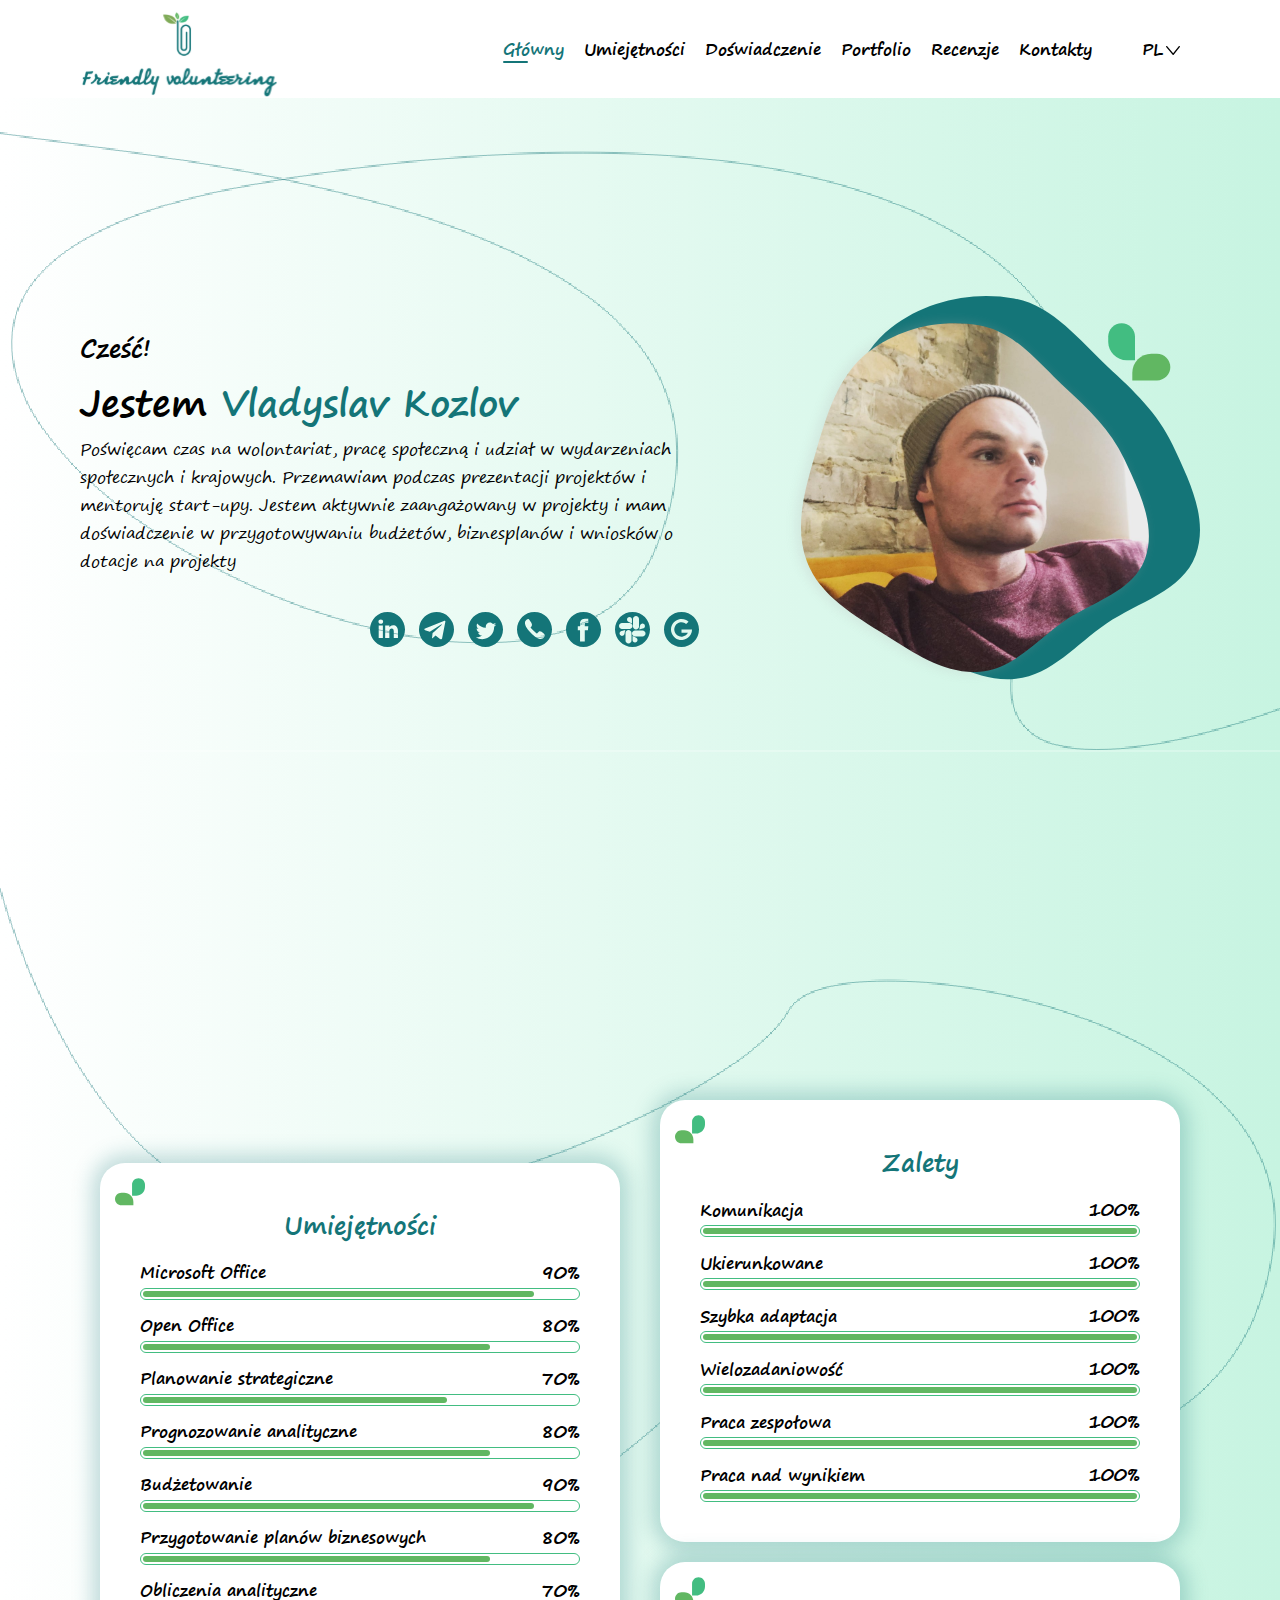
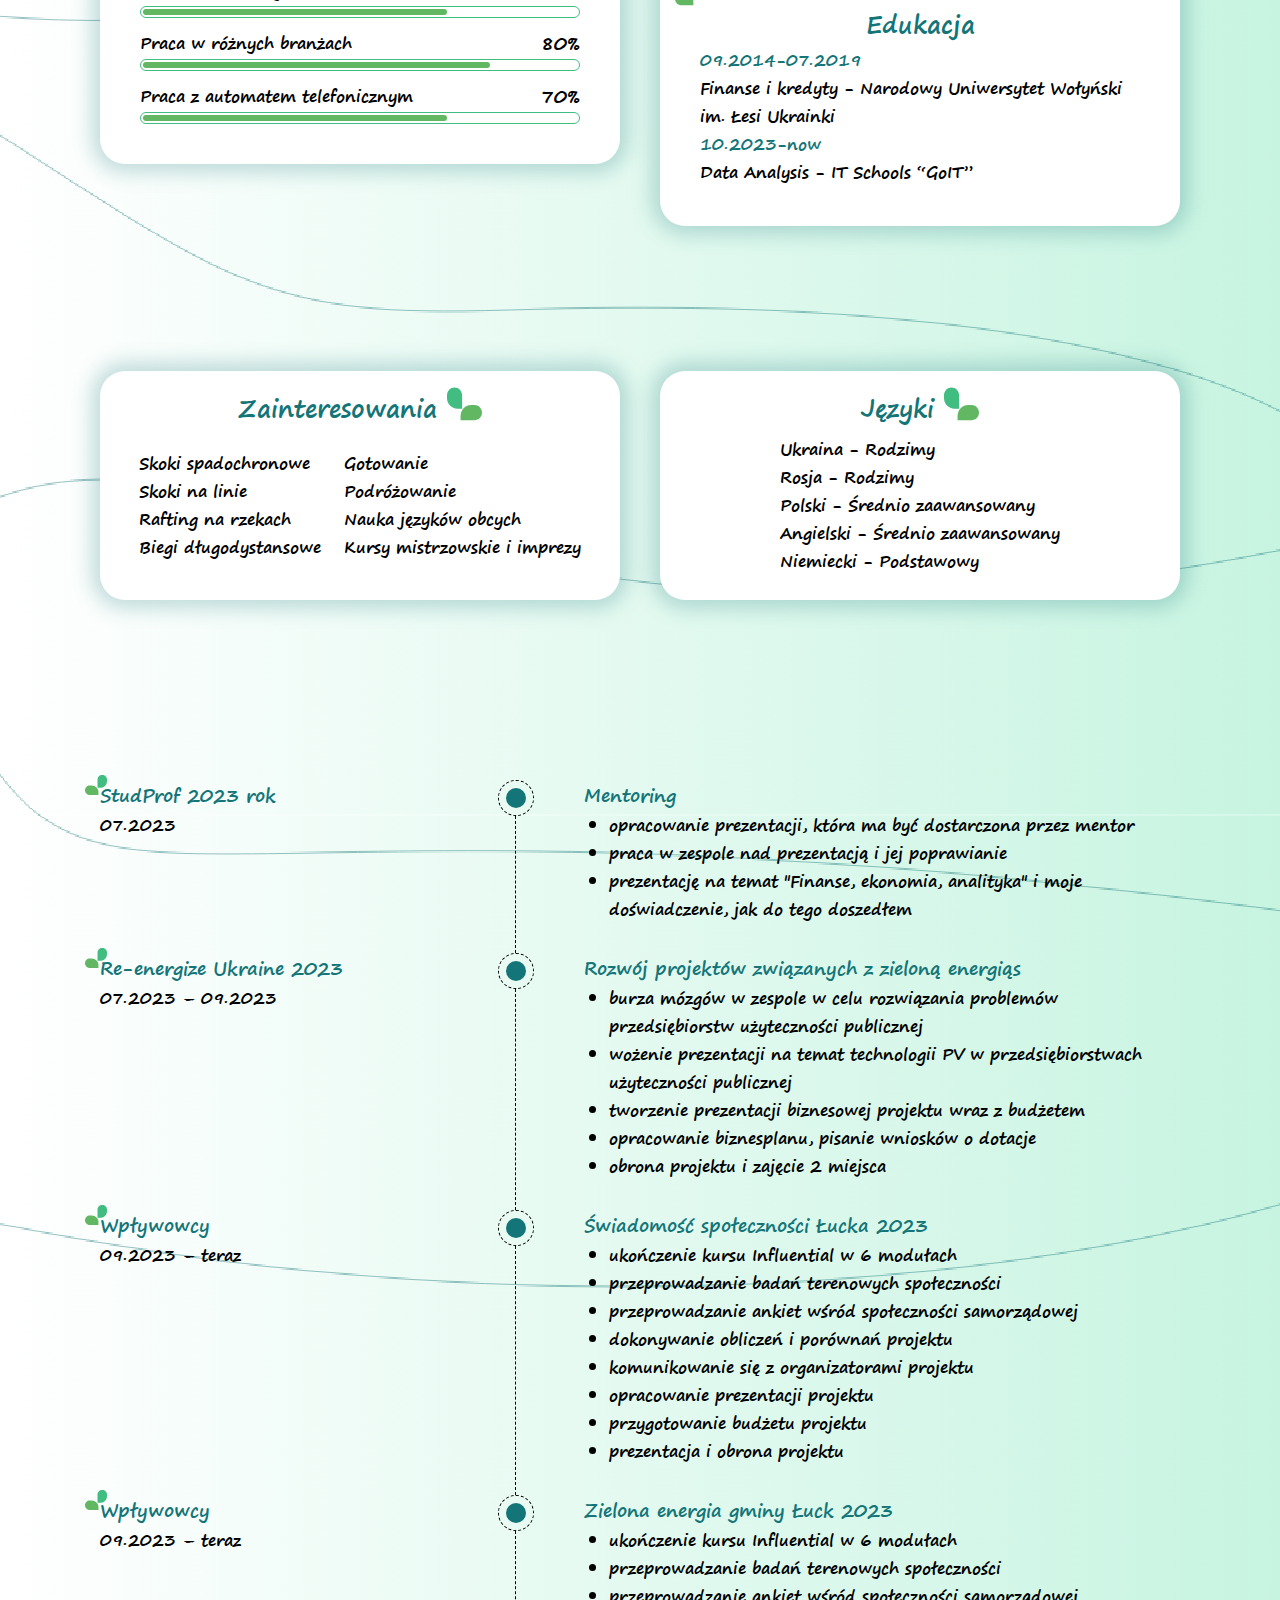
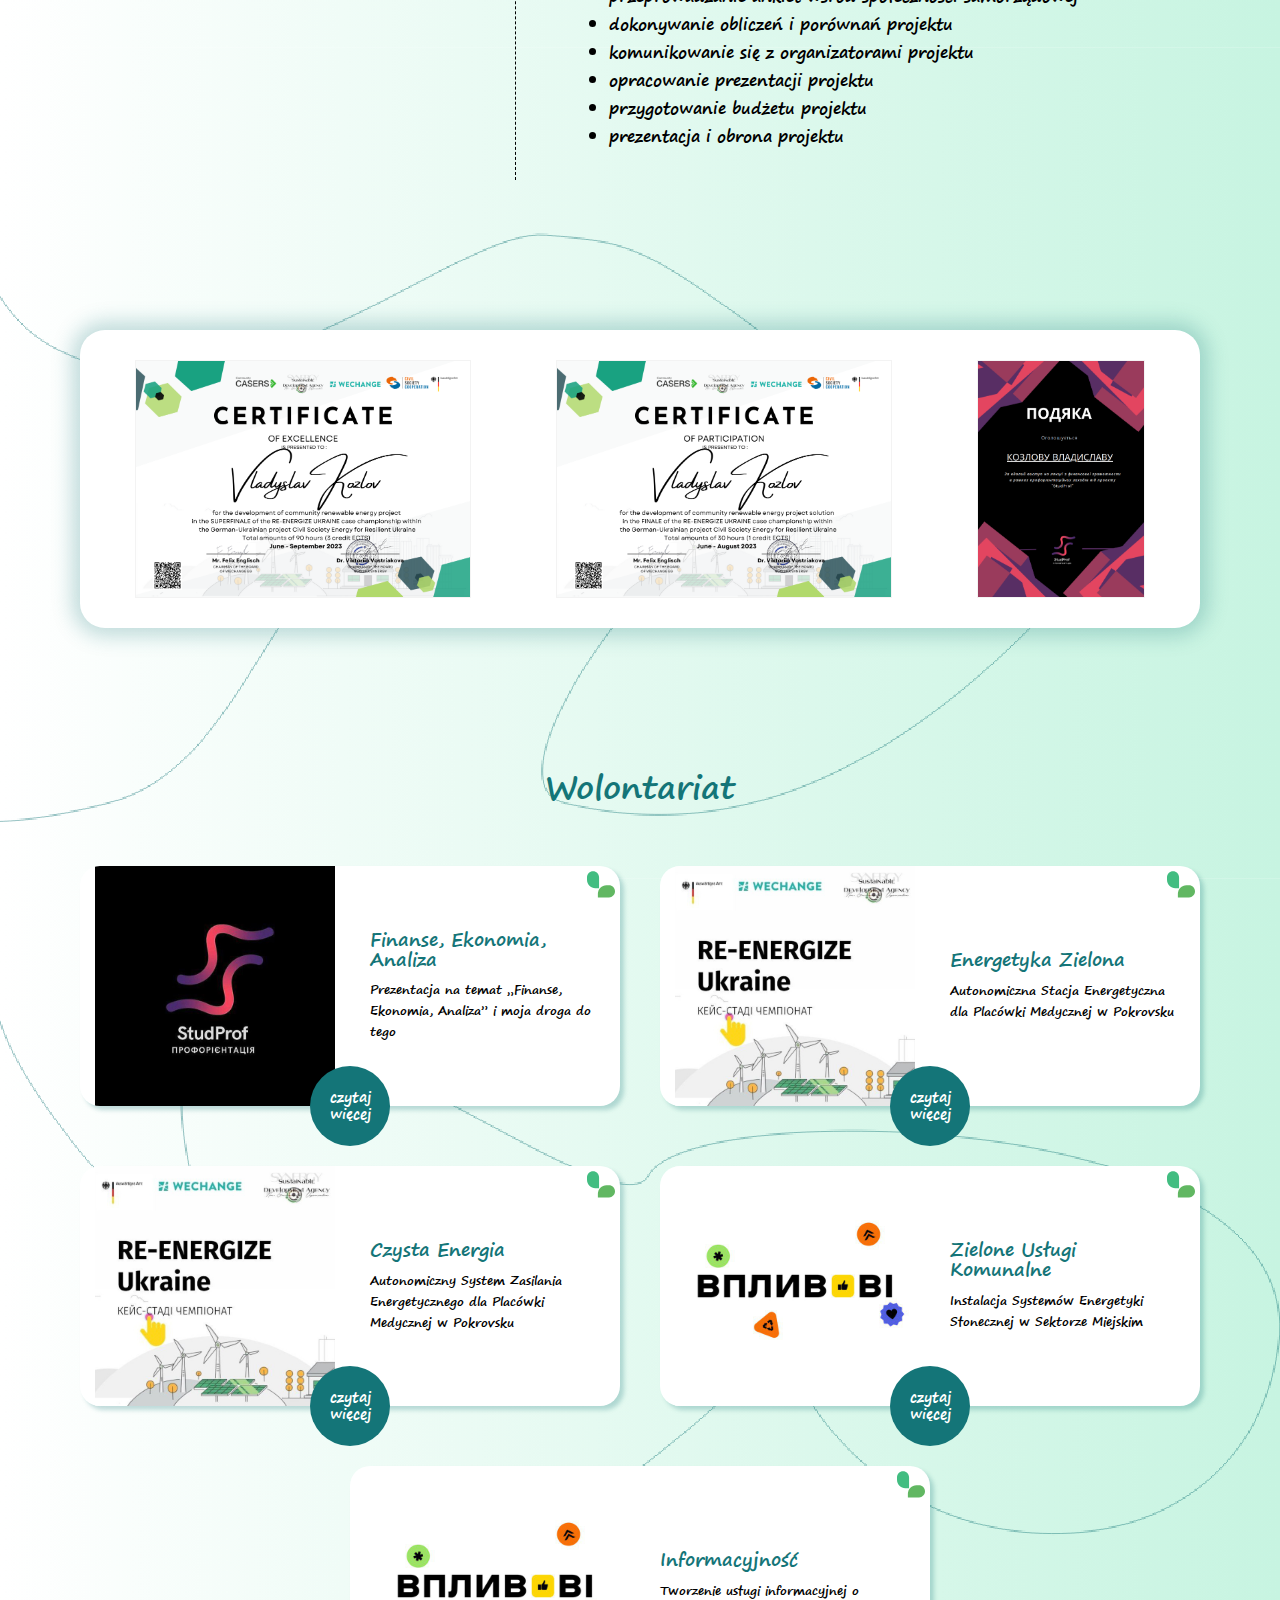
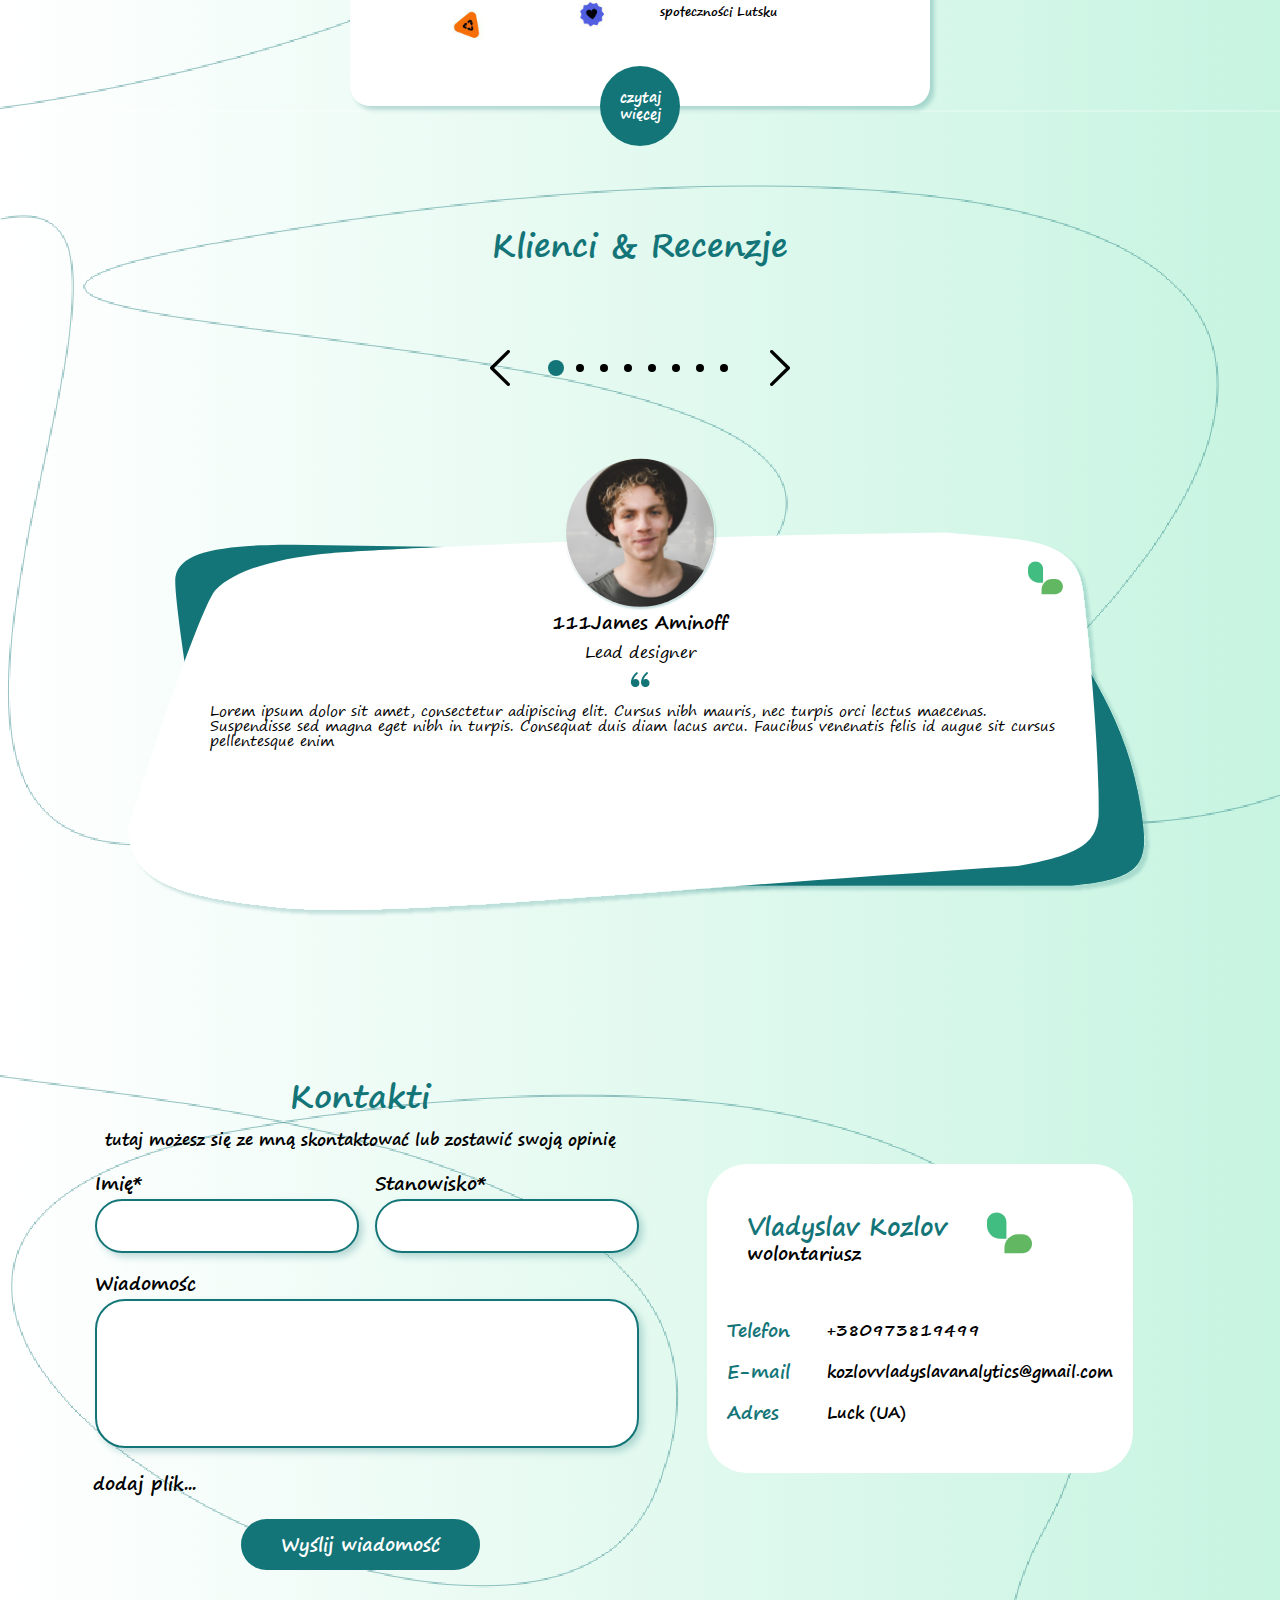
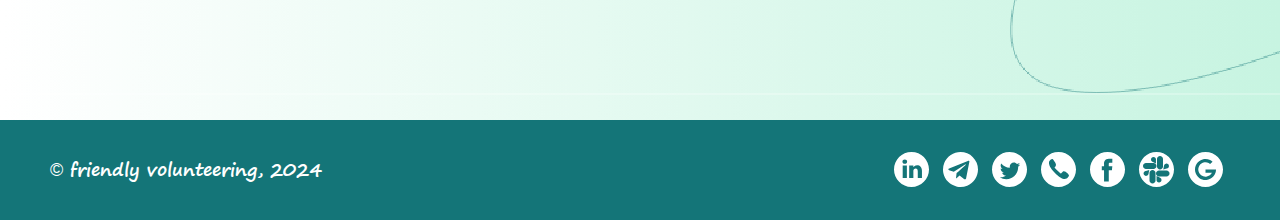
<file: index-pl.html>
<!DOCTYPE html>
<html lang="en">
<head>
    <meta charset="UTF-8">

    <meta name="description" content="Wolontariat poświęcony pomocy i wsparciu w dziedzinie analizy i przetwarzania danych. Dowiedz się więcej o moich projektach i inicjatywach. +38 097 381 94 99">
    <meta name="keywords" content="Alternatywna energia, alternatywne źródła energii, wolontariat edukacyjny, praca społeczna, działalność społeczna, wolontariat środowiskowy, wymiana międzynarodowa, edukacja międzynarodowa, wolontariat międzynarodowy, nauka, zielona energia, działalność publiczna, wolontariusze, granty, grantodawstwo, finansowanie międzynarodowe, Luck">
    <meta property="og:locale" content="pl_PL">
    <meta property="og:type" content="article">
    <meta property="og:title" content="Wolontariat poświęcony pomocy i wsparciu w dziedzinie analizy i przetwarzania danych. Dowiedz się więcej o moich projektach i inicjatywach.">
    <meta property="og:description" content="Wolontariat poświęcony pomocy i wsparciu w dziedzinie analizy i przetwarzania danych. Dowiedz się więcej o moich projektach i inicjatywach.">
    <meta property="og:image" content="img/for_massege.jpg">
    <meta property="og:url" content="https://friendlyvolunteering.com.ua">
    <meta property="og:site_name" content="Friendly volunteering">

    <meta name="twitter:card" content="summary">
    <meta name="twitter:site" content="Friendly volunteering">
    <meta name="twitter:title" content="Friendly volunteering">
    <meta name="twitter:description" content="Wolontariat poświęcony pomocy i wsparciu w dziedzinie analizy i przetwarzania danych. Dowiedz się więcej o moich projektach i inicjatywach.">
    <meta name="twitter:image" content="https://friendlyvolunteering.com.ua/img/for_massege.jpg">

    <meta http-equiv="Content-Security-Policy" content="font-src 'self' data:">
    <meta name="viewport" content="width=device-width, initial-scale=1.0">
    <link rel="stylesheet" href="css/main.css">
    <link id="favicon" rel="icon" href="img/favicon.png" type="image/png">
    <title>Friendly volunteering</title>
</head>
<body>
    <div class="wrapper">
        <nav class="navbar">
            <div class="navbar__container">
                <div class="navbar__logo">
                    <div class="navbar__logo_icon">
                        <img src="./img/logo-icon.svg" alt="logo">
                    </div>
                    <div class="navbar__logo_text">
                        <img src="./img/logo-text.svg" alt="text">
                    </div>
                </div>
                <div class="menubar">
                    <div class="menubar__container">
                        <ul class="menubar__list">
                            <li class="menubar__item"><a class="menubar__link menubar-active" href="#home">Główny</a></li>
                            <li class="menubar__item"><a class="menubar__link" href="#skills">Umiejętności</a></li>
                            <li class="menubar__item"><a class="menubar__link" href="#experiences">Doświadczenie</a></li>
                            <li class="menubar__item"><a class="menubar__link" href="#portfolio">Portfolio</a></li>
                            <li class="menubar__item"><a class="menubar__link" href="#reviews">Recenzje</a></li>
                            <li class="menubar__item"><a class="menubar__link" href="#contacts">Kontakty</a></li>
                            <li class="menubar__lang">
                                <div class="select-lang toggle-lang">
                                    <div class="select-lang__option">
                                        PL
                                        <div class="select-lang__thumb">
                                            <img src="./img/arrow-buttom.svg" alt="thumb">
                                        </div>
                                    </div>
                                    <div class="select-lang__list">
                                      <div class="select-lang__item"><a class="select-lang__link" href="./index.html">EN</a></div>
                                      <div class="select-lang__item"><a class="select-lang__link" href="./index-ua.html">UA</a></div>
                                    </div>
                                  </div>
                            </li>
                            <li class="menubar__burger">
                                <div class="burger toggle-burger">
                                    <span class="top"></span>
                                    <span class="middle"></span>
                                    <span class="bottom"></span>
                                </div>
                            </li>
                        </ul>
                    </div>
                </div>
                
            </div>
        </nav>

        <div class="overlay">
            <div class="overlay__container">
                <div class="overlay__item">
                    <ul class="overlay-menu">
                        <li class="overlay-menu__item"><a class="overlay-menu__link" href="#home">Główny</a></li>
                        <li class="overlay-menu__item"><a class="overlay-menu__link" href="#skills">Umiejętności</a></li>
                        <li class="overlay-menu__item"><a class="overlay-menu__link" href="#experiences">Doświadczenie</a></li>
                        <li class="overlay-menu__item"><a class="overlay-menu__link" href="#portfolio">Portfolio</a></li>
                        <li class="overlay-menu__item"><a class="overlay-menu__link" href="#reviews">Recenzje</a></li>
                        <li class="overlay-menu__item"><a class="overlay-menu__link" href="#contacts">Kontakty</a></li> 
                    </ul>
                </div>  
            </div>
        </div>

        <header id="home" class="header page">
            <div class="inner">
                <div class="header__container ">
                    <div class="header-foto small-foto">
                        <img src="./img/foto-frame.svg" alt="Foto">
                    </div>
                    <div class="header__item">
                        <div class="header-title">
                            <h2 class="header-title__subtitle">Cześć!</h2>
                            <h1 class="header-title__headline">Jestem <span>Vladyslav Kozlov</span></h1>
                            <p class="header-title__text">Poświęcam czas na wolontariat, pracę społeczną i udział w wydarzeniach społecznych i krajowych. Przemawiam podczas prezentacji projektów i mentoruję start-upy. Jestem aktywnie zaangażowany w projekty i mam doświadczenie w przygotowywaniu budżetów, biznesplanów i wniosków o dotacje na projekty</p>
                        </div>
                        <div class="header-socials">
                            <ul class="header-socials__list">
                                <li class="header-socials__item">
                                    <a href="https://www.linkedin.com/in/vladyslav-adrianovich-kozlov/">
                                        <div class="header-socials__icon">
                                            <img src="./img/links/linkedin.svg" alt="linkedin">
                                        </div>
                                    </a>
                                </li>
                                <li class="header-socials__item">
                                    <a href="https://t.me/kozlovvladyslav">
                                        <div class="header-socials__icon">
                                            <img src="./img/links/telegram.svg" alt="telegram">
                                        </div>
                                    </a>
                                </li>
                                <li class="header-socials__item">
                                    <a href="https://twitter.com/vladyslav_adri">
                                        <div class="header-socials__icon">
                                            <img src="./img/links/twitter.svg" alt="twitter">
                                        </div>
                                    </a>
                                </li>
                                <li class="header-socials__item">
                                    <a href="tel:+380973819499">
                                        <div class="header-socials__icon">
                                            <img src="./img/links/phone.svg" alt="phone">
                                        </div>
                                    </a>
                                </li>
                                <li class="header-socials__item">
                                    <a href="https://www.facebook.com/profile.php?id=100092305827340">
                                        <div class="header-socials__icon">
                                            <img src="./img/links/faceboock.svg" alt="faceboock">
                                        </div>
                                    </a>
                                </li>
                                <li class="header-socials__item">
                                    <a href="https://new-analytics.slack.com/team/U063V18JGMA">
                                        <div class="header-socials__icon">
                                            <img src="./img/links/slack.svg" alt="slack">
                                        </div>
                                    </a>
                                </li>
                                <li class="header-socials__item">
                                    <a href="mailto:kozlovvladyslavanalytics@gmail.com">
                                        <div class="header-socials__icon">
                                            <img src="./img/links/google.svg" alt="google">
                                        </div>
                                    </a>
                                </li>
                            </ul>
                        </div>
                    </div>
                    <div class="header-foto">
                        <img src="./img/foto-frame.svg" alt="Foto">
                    </div>
                </div>
                
            </div>
        </header>

        <main>    
            <section id="skills" class="skills page">
                <div class="inner">
                    <div class="skills__container">
                        <div class="skills__item">
                            <div class="skill">
                                <div class="skill__thumb">
                                    <img src="./img/left-leaf.svg" alt="leaf">
                                </div>
                                <h2 class="skill__title">Umiejętności</h2>
                                <div class="skill__content">
                                    <div class="skill-card">
                                        <div class="skill-card__title">
                                            <p class="skill-card__text">Microsoft Office</p>
                                            <p class="skill-card__desc">90%</p>
                                        </div>
                                        <div class="skill-card__item">
                                            <div class="skill-card__progress m-office"></div>
                                        </div>
                                    </div>
                                    <div class="skill-card">
                                        <div class="skill-card__title">
                                            <p class="skill-card__text">Open Office</p>
                                            <p class="skill-card__desc">80%</p>
                                        </div>
                                        <div class="skill-card__item">
                                            <div class="skill-card__progress o-office"></div>
                                        </div>
                                    </div>
                                    <div class="skill-card">
                                        <div class="skill-card__title">
                                            <p class="skill-card__text">Planowanie strategiczne</p>
                                            <p class="skill-card__desc">70%</p>
                                        </div>
                                        <div class="skill-card__item">
                                            <div class="skill-card__progress s-planning"></div>
                                        </div>
                                    </div>
                                    <div class="skill-card">
                                        <div class="skill-card__title">
                                            <p class="skill-card__text">Prognozowanie analityczne</p>
                                            <p class="skill-card__desc">80%</p>
                                        </div>
                                        <div class="skill-card__item">
                                            <div class="skill-card__progress a-forecasting"></div>
                                        </div>
                                    </div>
                                    <div class="skill-card">
                                        <div class="skill-card__title">
                                            <p class="skill-card__text">Budżetowanie</p>
                                            <p class="skill-card__desc">90%</p>
                                        </div>
                                        <div class="skill-card__item">
                                            <div class="skill-card__progress budgeting"></div>
                                        </div>
                                    </div>
                                    <div class="skill-card">
                                        <div class="skill-card__title">
                                            <p class="skill-card__text">Przygotowanie planów biznesowych</p>
                                            <p class="skill-card__desc">80%</p>
                                        </div>
                                        <div class="skill-card__item">
                                            <div class="skill-card__progress preparation-of-plans"></div>
                                        </div>
                                    </div>
                                    <div class="skill-card">
                                        <div class="skill-card__title">
                                            <p class="skill-card__text">Obliczenia analityczne</p>
                                            <p class="skill-card__desc">70%</p>
                                        </div>
                                        <div class="skill-card__item">
                                            <div class="skill-card__progress a-calculations"></div>
                                        </div>
                                    </div>
                                    <div class="skill-card">
                                        <div class="skill-card__title">
                                            <p class="skill-card__text">Praca w różnych branżach</p>
                                            <p class="skill-card__desc">80%</p>
                                        </div>
                                        <div class="skill-card__item">
                                            <div class="skill-card__progress work-in-industries"></div>
                                        </div>
                                    </div>
                                    <div class="skill-card">
                                        <div class="skill-card__title">
                                            <p class="skill-card__text">Praca z automatem telefonicznym</p>
                                            <p class="skill-card__desc">70%</p>
                                        </div>
                                        <div class="skill-card__item">
                                            <div class="skill-card__progress work-with-slot"></div>
                                        </div>
                                    </div>
                                </div>
                            </div>
                        </div>
                        <div class="skills__item">
                            <div class="skill">
                                <div class="skill__thumb">
                                    <img src="./img/left-leaf.svg" alt="leaf">
                                </div>
                                <h2 class="skill__title">Zalety</h2>
                                <div class="skill__content">
                                    <div class="skill-card">
                                        <div class="skill-card__title">
                                            <p class="skill-card__text">Komunikacja</p>
                                            <p class="skill-card__desc">100%</p>
                                        </div>
                                        <div class="skill-card__item">
                                            <div class="skill-card__progress communication"></div>
                                        </div>
                                    </div>
                                    <div class="skill-card">
                                        <div class="skill-card__title">
                                            <p class="skill-card__text">Ukierunkowane</p>
                                            <p class="skill-card__desc">100%</p>
                                        </div>
                                        <div class="skill-card__item">
                                            <div class="skill-card__progress targeted"></div>
                                        </div>
                                    </div>
                                    <div class="skill-card">
                                        <div class="skill-card__title">
                                            <p class="skill-card__text">Szybka adaptacja</p>
                                            <p class="skill-card__desc">100%</p>
                                        </div>
                                        <div class="skill-card__item">
                                            <div class="skill-card__progress f-adaptive"></div>
                                        </div>
                                    </div>
                                    <div class="skill-card">
                                        <div class="skill-card__title">
                                            <p class="skill-card__text">Wielozadaniowość</p>
                                            <p class="skill-card__desc">100%</p>
                                        </div>
                                        <div class="skill-card__item">
                                            <div class="skill-card__progress multitasking"></div>
                                        </div>
                                    </div>
                                    <div class="skill-card">
                                        <div class="skill-card__title">
                                            <p class="skill-card__text">Praca zespołowa</p>
                                            <p class="skill-card__desc">100%</p>
                                        </div>
                                        <div class="skill-card__item">
                                            <div class="skill-card__progress teamwork"></div>
                                        </div>
                                    </div>
                                    <div class="skill-card">
                                        <div class="skill-card__title">
                                            <p class="skill-card__text">Praca nad wynikiem</p>
                                            <p class="skill-card__desc">100%</p>
                                        </div>
                                        <div class="skill-card__item">
                                            <div class="skill-card__progress work-on-result"></div>
                                        </div>
                                    </div>
                                </div>
                            </div>
                            <div class="skill">
                                <div class="skill__thumb">
                                    <img src="./img/left-leaf.svg" alt="leaf">
                                </div>
                                <h2 class="skill__title">Edukacja</h2>
                                <div class="skill__content">
                                    <div class="skill-card">
                                        <p class="skill-card__subtitle">09.2014-07.2019</p>
                                        <p class="skill-card__text">Finanse i kredyty  - Narodowy Uniwersytet Wołyński im. Łesi Ukrainki</p>
                                    </div>
                                    <div class="skill-card">
                                        <p class="skill-card__subtitle">10.2023-now</p>
                                        <p class="skill-card__text">Data Analysis  - IT Schools “GoIT”</p>
                                    </div>
                                </div>
                            </div>
                        </div>
                    </div>
                    <div class="skills__other">
                        <div class="skill-other">
                            <div class="skill-other__caption">
                                <h2 class="skill-other__title">Zainteresowania</h2>
                                <div class="skill-other__thumb">
                                    <img src="./img/right-leaf.svg" alt="leaf">
                                </div>
                            </div>
                            <div class="skill-other__content">
                                <ul class="skill-other__list">
                                    <li class="skill-other__item">Skoki spadochronowe</li>
                                    <li class="skill-other__item">Skoki na linie</li>
                                    <li class="skill-other__item">Rafting na rzekach</li>
                                    <li class="skill-other__item">Biegi długodystansowe</li>
                                </ul>
                                <ul class="skill-other__list">
                                    <li class="skill-other__item">Gotowanie</li>
                                    <li class="skill-other__item">Podróżowanie</li>
                                    <li class="skill-other__item">Nauka języków obcych</li>
                                    <li class="skill-other__item">Kursy mistrzowskie i imprezy</li>
                                </ul>
                            </div>
                        </div>
                        <div class="skill-other">
                            <div class="skill-other__caption">
                                <h2 class="skill-other__title">Języki</h2>
                                <div class="skill-other__thumb">
                                    <img src="./img/right-leaf.svg" alt="leaf">
                                </div>
                            </div>
                            <div class="skill-other__content">
                                <ul class="skill-other__list">
                                    <li class="hobby__card_item">Ukraina - Rodzimy</li>
                                    <li class="hobby__card_item">Rosja - Rodzimy</li>
                                    <li class="hobby__card_item">Polski - Średnio zaawansowany</li>
                                    <li class="hobby__card_item">Angielski - Średnio zaawansowany</li>
                                    <li class="hobby__card_item">Niemiecki - Podstawowy</li>
                                </ul>
                            </div>
                        </div>
                    </div>
                </div>
            </section>

            <section id="experiences" class="experiences page">
                <div class="inner">
                    <div class="experiences__container">
                        <div class="experiences__item">
                            <div class="experience">
                                <div class="experience__content">
                                    <div class="experience-caption">
                                        <h3 class="experience-caption__title">StudProf 2023 rok</h3>
                                        <p class="experience-caption__text">07.2023</p>
                                    </div>
                                    <div class="experience-marker">
                                        <div class="experience-marker__round">
                                            <div class="experience-marker__point"></div>
                                        </div>
                                        <div class="experience-marker__line"></div>
                                    </div>
                                    <div class="experience-desc">
                                        <div class="experience-caption small-experience">
                                            <h3 class="experience-caption__title">StudProf 2023 rok</h3>
                                            <p class="experience-caption__text">07.2023</p>
                                        </div>
                                        <h3 class="experience-desc__title">Mentoring</h3>
                                        <ul class="experience-desc__list">
                                            <li class="experience-desc__item">opracowanie prezentacji, która ma być dostarczona przez mentor</li>
                                            <li class="experience-desc__item">praca w zespole nad prezentacją i jej poprawianie</li>
                                            <li class="experience-desc__item">prezentację na temat "Finanse, ekonomia, analityka" i moje doświadczenie, jak do tego doszedłem</li>
                                        </ul>
                                    </div>
                                </div>
                            </div>
                            <div class="experience">
                                <div class="experience__content">
                                    <div class="experience-caption">
                                        <h3 class="experience-caption__title">Re-energize Ukraine 2023</h3>
                                        <p class="experience-caption__text">07.2023 – 09.2023</p>
                                    </div>
                                    <div class="experience-marker">
                                        <div class="experience-marker__round">
                                            <div class="experience-marker__point"></div>
                                        </div>
                                        <div class="experience-marker__line"></div>
                                    </div>
                                    <div class="experience-desc">
                                        <div class="experience-caption small-experience">
                                            <h3 class="experience-caption__title">Re-energize Ukraine 2023</h3>
                                            <p class="experience-caption__text">07.2023 – 09.2023</p>
                                        </div>
                                        <h3 class="experience-desc__title">Rozwój projektów  związanych z zieloną energiąs</h3>
                                        <ul class="experience-desc__list">
                                            <li class="experience-desc__item">burza mózgów w zespole w celu rozwiązania problemów przedsiębiorstw użyteczności publicznej</li>
                                            <li class="experience-desc__item">wożenie prezentacji na temat technologii PV w przedsiębiorstwach użyteczności publicznej</li>
                                            <li class="experience-desc__item">tworzenie prezentacji biznesowej projektu wraz z budżetem</li>
                                            <li class="experience-desc__item">opracowanie biznesplanu, pisanie wniosków o dotacje</li>
                                            <li class="experience-desc__item">obrona projektu i zajęcie 2 miejsca</li>
                                        </ul>
                                    </div>
                                </div>
                            </div>
                            <div class="experience">
                                <div class="experience__content">
                                    <div class="experience-caption">
                                        <h3 class="experience-caption__title">Wpływowcy</h3>
                                        <p class="experience-caption__text">09.2023 – teraz</p>
                                    </div>
                                    <div class="experience-marker">
                                        <div class="experience-marker__round">
                                            <div class="experience-marker__point"></div>
                                        </div>
                                        <div class="experience-marker__line"></div>
                                    </div>
                                    <div class="experience-desc">
                                        <div class="experience-caption small-experience">
                                            <h3 class="experience-caption__title">Wpływowcy</h3>
                                            <p class="experience-caption__text">09.2023 – teraz</p>
                                        </div>
                                        <h3 class="experience-desc__title">Świadomość społeczności Łucka 2023</h3>
                                        <ul class="experience-desc__list">
                                            <li class="experience-desc__item">ukończenie kursu Influential w 6 modułach</li>
                                            <li class="experience-desc__item">przeprowadzanie badań terenowych społeczności</li>
                                            <li class="experience-desc__item">przeprowadzanie ankiet wśród społeczności samorządowej</li>
                                            <li class="experience-desc__item">dokonywanie obliczeń i porównań projektu</li>
                                            <li class="experience-desc__item">komunikowanie się z organizatorami projektu</li>
                                            <li class="experience-desc__item">opracowanie prezentacji projektu</li>
                                            <li class="experience-desc__item">przygotowanie budżetu projektu</li>
                                            <li class="experience-desc__item">prezentacja i obrona projektu</li>
                                        </ul>
                                    </div>
                                </div>
                            </div>
                            <div class="experience">
                                <div class="experience__content">
                                    <div class="experience-caption">
                                        <h3 class="experience-caption__title">Wpływowcy</h3>
                                        <p class="experience-caption__text">09.2023 – teraz</p>
                                    </div>
                                    <div class="experience-marker">
                                        <div class="experience-marker__round">
                                            <div class="experience-marker__point"></div>
                                        </div>
                                        <div class="experience-marker__line"></div>
                                    </div>
                                    <div class="experience-desc">
                                        <div class="experience-caption small-experience">
                                            <h3 class="experience-caption__title">Wpływowcy</h3>
                                            <p class="experience-caption__text">09.2023 – teraz</p>
                                        </div>
                                        <h3 class="experience-desc__title">Zielona energia gminy Łuck 2023</h3>
                                        <ul class="experience-desc__list">
                                            <li class="experience-desc__item">ukończenie kursu Influential w 6 modułach</li>
                                            <li class="experience-desc__item">przeprowadzanie badań terenowych społeczności</li>
                                            <li class="experience-desc__item">przeprowadzanie ankiet wśród społeczności samorządowej</li>
                                            <li class="experience-desc__item">dokonywanie obliczeń i porównań projektu</li>
                                            <li class="experience-desc__item">komunikowanie się z organizatorami projektu</li>
                                            <li class="experience-desc__item">opracowanie prezentacji projektu</li>
                                            <li class="experience-desc__item">przygotowanie budżetu projektu</li>
                                            <li class="experience-desc__item">prezentacja i obrona projektu</li>
                                        </ul>
                                    </div>
                                </div>
                            </div>
                        </div>
                    </div>
                    <div class="experiences__certificates">
                        <div class="certificate-album certificateBtn">
                            <div class="certificate-album__content">
                                <img class="certificateImg" src="./img/certificates/re-energize-certificate-1.png" alt="certificate">
                            </div>
                        </div>
                        <div class="certificate-album certificateBtn">
                            <div class="certificate-album__content">
                                <img class="certificateImg" src="./img/certificates/re-energize-certificate-2.png" alt="certificate">
                            </div>
                        </div>
                        <div class="certificate-book certificateBtn">
                            <div class="certificate-book__content">
                                <img class="certificateImg" src="./img/certificates/studProf-certificate.png" alt="certificate">
                            </div>
                        </div>
                    </div>
                </div>
            </section>
    
            <section id="portfolio" class="portfolio page">
                <div class="inner">
                    <div class="portfolio__container">
                        <div class="portfolio__item">
                            <h2 class="portfolio__title">Wolontariat</h2>
                        </div>
                        <div class="portfolio__item">
                            <div class="project">
                                <div class="project__thumb">
                                    <img src="./img/right-leaf.svg" alt="leaf">
                                </div>
                                <a class="project__btn"  href="./img/projects/project-1/presentation-studProf.pdf" target="_blank">czytaj więcej</a>
                                <div class="project__icon project-1">
                                </div>
                                <div class="project__item">
                                    <div class="project__desc">
                                        <h2 class="project__desc_title">Finanse, Ekonomia, Analiza</h2>
                                        <p class="project__desc_text">Prezentacja na temat „Finanse, Ekonomia, Analiza” i moja droga do tego</p>
                                    </div>
                                </div>
                            </div>
                            <div class="project">
                                <div class="project__thumb">
                                    <img src="./img/right-leaf.svg" alt="leaf">
                                </div>
                                <a class="project__btn"  href="./img/projects/project-2/presentation-clean-energize.pdf" target="_blank">czytaj więcej</a>
                                <div class="project__icon project-2"></div>
                                <div class="project__item">
                                    <div class="project__desc">
                                        <h2 class="project__desc_title">Energetyka Zielona</h2>
                                        <p class="project__desc_text">Autonomiczna Stacja Energetyczna dla Placówki Medycznej w Pokrovsku</p>
                                    </div>
                                </div>
                            </div>
                        </div>
                        <div class="portfolio__item">
                            <div class="project">
                                <div class="project__thumb">
                                    <img src="./img/right-leaf.svg" alt="leaf">
                                </div>
                                <a class="project__btn"  href="./img/projects/project-3/presentation-pure-energy.pdf" target="_blank">czytaj więcej</a>
                                <div class="project__icon project-3"></div>
                                <div class="project__item">
                                    <div class="project__desc">
                                        <h2 class="project__desc_title">Czysta Energia</h2>
                                        <p class="project__desc_text">Autonomiczny System Zasilania Energetycznego dla Placówki Medycznej w Pokrovsku</p>
                                    </div>
                                </div>
                            </div>
                            <div class="project">
                                <div class="project__thumb">
                                    <img src="./img/right-leaf.svg" alt="leaf">
                                </div>
                                <a class="project__btn"  href="./img/projects/project-4/influencers-presentation-green-energize.pdf" target="_blank">czytaj więcej</a>
                                <div class="project__icon project-4"></div>
                                <div class="project__item">
                                    <div class="project__desc">
                                        <h2 class="project__desc_title">Zielone Usługi Komunalne</h2>
                                        <p class="project__desc_text">Instalacja Systemów Energetyki Słonecznej w Sektorze Miejskim</p>
                                    </div>
                                </div>
                            </div>
                        </div>
                        <div class="portfolio__item">
                            <div class="project">
                                <div class="project__thumb">
                                    <img src="./img/right-leaf.svg" alt="leaf">
                                </div>
                                <a class="project__btn"  href="./img/projects/project-5/influencers-presentation-lutsk-community.pdf" target="_blank">czytaj więcej</a>
                                <div class="project__icon project-5"></div>
                                <div class="project__item">
                                    <div class="project__desc">
                                        <h2 class="project__desc_title">Informacyjność</h2>
                                        <p class="project__desc_text">Tworzenie usługi informacyjnej o społeczności Lutsku</p>
                                    </div>
                                </div>
                            </div>
                        </div>
                    </div>

                </div>
            </section>

            <section id="reviews" class="reviews page">
                <div class="reviews__container">
                    <div class="reviews__item">
                        <h2 class="reviews__title">Klienci & Recenzje</h2>
                    </div>
                </div>
                <div class="reviews__item">
                    <div class="slider">
                        <div class="slider__controls slider-controls">
                            <div class="slider-controls__btn slide-left">
                                <img class="slider-controls__arrow" src="./img/arrow-left.svg" alt="arrow-left">
                            </div>
                            <div class="slider-controls__indicators">
                                <div class="slider-controls__indicator active"></div>
                            </div>
                            <div class="slider-controls__btn slide-right">
                                <img class="slider-controls__arrow" src="./img/arrow-right.svg" alt="arrow-right">
                            </div>
                        </div>
                        <div class="slider__container">
                            <div class="slide">
                                <img class="slide__bg" src="./img/reviews/bg-main.svg" alt="foto">
                                <img class="slide__bg slide-bg-750px" src="./img/reviews/bg-750px.svg" alt="foto">
                                <img class="slide__bg slide-bg-600px" src="./img/reviews/bg-600px.svg" alt="foto">
                                <img class="slide__bg slide-bg-500px" src="./img/reviews/bg-500px.svg" alt="foto">
                                <img class="slide__bg slide-bg-400px" src="./img/reviews/bg-400px.svg" alt="foto">
                                <div class="slide__content">
                                    <div class="slide__avatar">
                                        <img src="" alt="foto">
                                    </div>
                                    <p class="slide__name"></p>
                                    <p class="slide__profession"></p>
                                    <div class="slide__thumb">
                                        <img src="./img/reviews/quotes.svg" alt="quotes">
                                    </div>
                                    <p class="slide__text"></p>
                                </div>
                            </div>
                        </div>
                    </div>
                    <div class="reviews-data">
                        <div class="review">
                            <img class="review-foto" src="./img/reviews/james.svg" alt="foto">
                            <p class="review-name">111James Aminoff</p>
                            <p class="review-profession">Lead designer</p>
                            <p class="review-text">Lorem ipsum dolor sit amet, consectetur adipiscing elit. Cursus nibh mauris, nec turpis orci lectus maecenas. Suspendisse sed magna eget nibh in turpis. Consequat duis diam lacus arcu. Faucibus venenatis felis id augue sit cursus pellentesque enim </p>
                        </div>
                        <div class="review">
                            <img class="review-foto" src="./img/reviews/talan.svg" alt="">
                            <p class="review-name">222Talan Botosh</p>
                            <p class="review-profession">Lead designer</p>
                            <p class="review-text">Lorem ipsum dolor sit amet, consectetur adipiscing elit. Cursus nibh mauris, nec turpis orci lectus maecenas. Suspendisse sed magna eget nibh in turpis. Consequat duis diam lacus arcu. Faucibus venenatis felis id augue sit cursus pellentesque enim </p>
                        </div>
                        <div class="review">
                            <img class="review-foto" src="./img/reviews/allison.svg" alt="">
                            <p class="review-name">333Allison Herwitz</p>
                            <p class="review-profession">Lead designer</p>
                            <p class="review-text right">Lorem ipsum dolor sit amet, consectetur adipiscing elit. Cursus nibh mauris, nec turpis orci lectus maecenas. Suspendisse sed magna eget nibh in turpis. Consequat duis diam lacus arcu. Faucibus venenatis felis id augue sit cursus pellentesque enim </p>
                        </div>
                        <div class="review">
                            <img class="review-foto" src="./img/reviews/talan.svg" alt="">
                            <p class="review-name">444Talan Botosh</p>
                            <p class="review-profession">Lead designer</p>
                            <p class="review-text">Lorem ipsum dolor sit amet, consectetur adipiscing elit. Cursus nibh mauris, nec turpis orci lectus maecenas. Suspendisse sed magna eget nibh in turpis. Consequat duis diam lacus arcu. Faucibus venenatis felis id augue sit cursus pellentesque enim </p>
                        </div>
                        <div class="review">
                            <img class="review-foto" src="./img/reviews/james.svg" alt="foto">
                            <p class="review-name">555James Aminoff</p>
                            <p class="review-profession">Lead designer</p>
                            <p class="review-text">Lorem ipsum dolor sit amet, consectetur adipiscing elit. Cursus nibh mauris, nec turpis orci lectus maecenas. Suspendisse sed magna eget nibh in turpis. Consequat duis diam lacus arcu. Faucibus venenatis felis id augue sit cursus pellentesque enim </p>
                        </div>
                        <div class="review">
                            <img class="review-foto" src="./img/reviews/talan.svg" alt="">
                            <p class="review-name">666Talan Botosh</p>
                            <p class="review-profession">Lead designer</p>
                            <p class="review-text">Lorem ipsum dolor sit amet, consectetur adipiscing elit. Cursus nibh mauris, nec turpis orci lectus maecenas. Suspendisse sed magna eget nibh in turpis. Consequat duis diam lacus arcu. Faucibus venenatis felis id augue sit cursus pellentesque enim </p>
                        </div>
                        <div class="review">
                            <img class="review-foto" src="./img/reviews/allison.svg" alt="">
                            <p class="review-name">777Allison Herwitz</p>
                            <p class="review-profession">Lead designer</p>
                            <p class="review-text right">Lorem ipsum dolor sit amet, consectetur adipiscing elit. Cursus nibh mauris, nec turpis orci lectus maecenas. Suspendisse sed magna eget nibh in turpis. Consequat duis diam lacus arcu. Faucibus venenatis felis id augue sit cursus pellentesque enim </p>
                        </div>
                        <div class="review">
                            <img class="review-foto" src="./img/reviews/james.svg" alt="foto">
                            <p class="review-name">888James Aminoff</p>
                            <p class="review-profession">Lead designer</p>
                            <p class="review-text">Lorem ipsum dolor sit amet, consectetur adipiscing elit. Cursus nibh mauris, nec turpis orci lectus maecenas. Suspendisse sed magna eget nibh in turpis. Consequat duis diam lacus arcu. Faucibus venenatis felis id augue sit cursus pellentesque enim </p>
                        </div>
                    </div>
                </div>
            </section>
    
            <section id="contacts" class="contacts page">
                <div class="inner">
                    <div class="contacts__container">
                        <div class="contacts__item">
                            <div class="contacts-message">
                                <div class="contacts-message__caption">
                                    <h2 class="contacts-message__title">Kontakti</h2>
                                <p class="contacts-message__text">tutaj możesz się ze mną skontaktować lub zostawić swoją opinię</p>
                                </div>
                                <div class="contacts-message__content">
                                    <form id="form" class="contacts-form" action="#">
                                        <div class="contacts-form__container">
                                            <div class="contacts-form__item">
                                                <label for="name" class="contacts-form__title">Imię*</label>
                                                <input id="name" class="contacts-form__name req" type="text" name="name" placeholder="" autocomplete="given-name">
                                            </div>
                                            <div class="contacts-form__item">
                                                <label for="email" class="contacts-form__title">Stanowisko*</label>
                                                <input id="email" class="contacts-form__email email req" type="email" name="email" placeholder="" autocomplete="given-email">
                                            </div>
                                        </div>
                                        <div class="contacts-form__message">
                                            <div class="contacts-form__message_item">
                                                <label for="text" class="contacts-form__title">Wiadomośc</label>
                                            <textarea id="text" class="contacts-form__text" name="text" placeholder=""></textarea>
                                            </div>
                                        </div>
                                        <div class="contacts-form__file">
                                            <label for="file" class="contacts-form__file_btn">dodaj plik...</label>
                                            <input id="file" class="contacts-form__file_input" type="file" name="file">
                                            <div id="preview" class="contacts-form__file_preview"></div>
                                        </div>
                                        <button id="send-message" class="contacts-form__btn" type="submit">Wyślij wiadomość</button>
                                    </form>
                                </div>
                            </div>
                        </div>
                        <div class="contacts__item">
                            <div class="contacts-info">
                                <div class="contacts-info__caption">
                                    <div class="contacts-info__title">
                                        <h2 class="contacts-info__title_name">Vladyslav Kozlov</h2>
                                        <p class="contacts-info__title_position">wolontariusz</p>
                                    </div>
                                    <div class="contacts-info__thumb">
                                        <img src="./img/right-leaf.svg" alt="thumb">
                                    </div>
                                </div>
                                <ul class="contacts-info__list">
                                    <li class="contacts-info__item">
                                        <p class="contacts-info__item_title">Telefon</p>
                                        <p class="contacts-info__item_desc"><a href="tel:+380973819499">+380973819499</a></p>
                                    </li>
                                    <li class="contacts-info__item">
                                        <p class="contacts-info__item_title">E-mail</p>
                                        <p class="contacts-info__item_desc">kozlovvladyslavanalytics@gmail.com</p>
                                    </li>
                                    <li class="contacts-info__item">
                                        <p class="contacts-info__item_title">Adres</p>
                                        <p class="contacts-info__item_desc">Luсk (UA)</p>
                                    </li>
                                </ul>
                            </div>
                        </div>
                    </div>
                </div>
            </section>
        </main>

        <footer class="footer">
            <div class="footer__container">
                <div class="footer__item">
                    <p class="footer__text"><span class="copyright">&#169</span> friendly volunteering, 2024</p>
                </div>
                <div class="footer__item">
                    <div class="footer-socials">
                        <ul class="footer-socials__list">
                            <li class="footer-socials__item">
                                <a href="https://www.linkedin.com/in/vladyslav-adrianovich-kozlov/">
                                    <div class="footer-socials__icon">
                                        <img src="./img/footer-socials/linkedin.svg" alt="">
                                    </div>
                                </a>
                            </li>
                            <li class="footer-socials__item">
                                <a href="https://t.me/kozlovvladyslav">
                                    <div class="footer-socials__icon">
                                        <img src="./img/footer-socials/telegram.svg" alt="">
                                    </div>
                                </a>
                            </li>
                            <li class="footer-socials__item">
                                <a href="https://twitter.com/vladyslav_adri">
                                    <div class="footer-socials__icon">
                                        <img src="./img/footer-socials/twitter.svg" alt="">
                                    </div>
                                </a>
                            </li>
                            <li class="footer-socials__item">
                                <a href="tel:+380973819499">
                                    <div class="footer-socials__icon">
                                        <img src="./img/footer-socials/phone.svg" alt="">
                                    </div>
                                </a>
                            </li>
                            <li class="footer-socials__item">
                                <a href="https://www.facebook.com/profile.php?id=100092305827340">
                                    <div class="footer-socials__icon">
                                        <img src="./img/footer-socials/faceboock.svg" alt="">
                                    </div>
                                </a>
                            </li>
                            <li class="footer-socials__item">
                                <a href="https://new-analytics.slack.com/team/U063V18JGMA">
                                    <div class="footer-socials__icon">
                                        <img src="./img/footer-socials/slack.svg" alt="">
                                    </div>
                                </a>
                            </li>
                            <li class="footer-socials__item">
                                <a href="mailto:kozlovvladyslavanalytics@gmail.com">
                                    <div class="footer-socials__icon">
                                        <img src="./img/footer-socials/google.svg" alt="">
                                    </div>
                                </a>
                            </li>
                        </ul>
                    </div>
                </div>
            </div>
        </footer>
    </div>
    <script src="https://code.jquery.com/jquery-3.6.0.min.js"></script>
    <script src="js/main.js"></script>
    <script src="js/modal.js"></script>
    <script src="js/slider.js"></script>
</body>
</html>
</file>
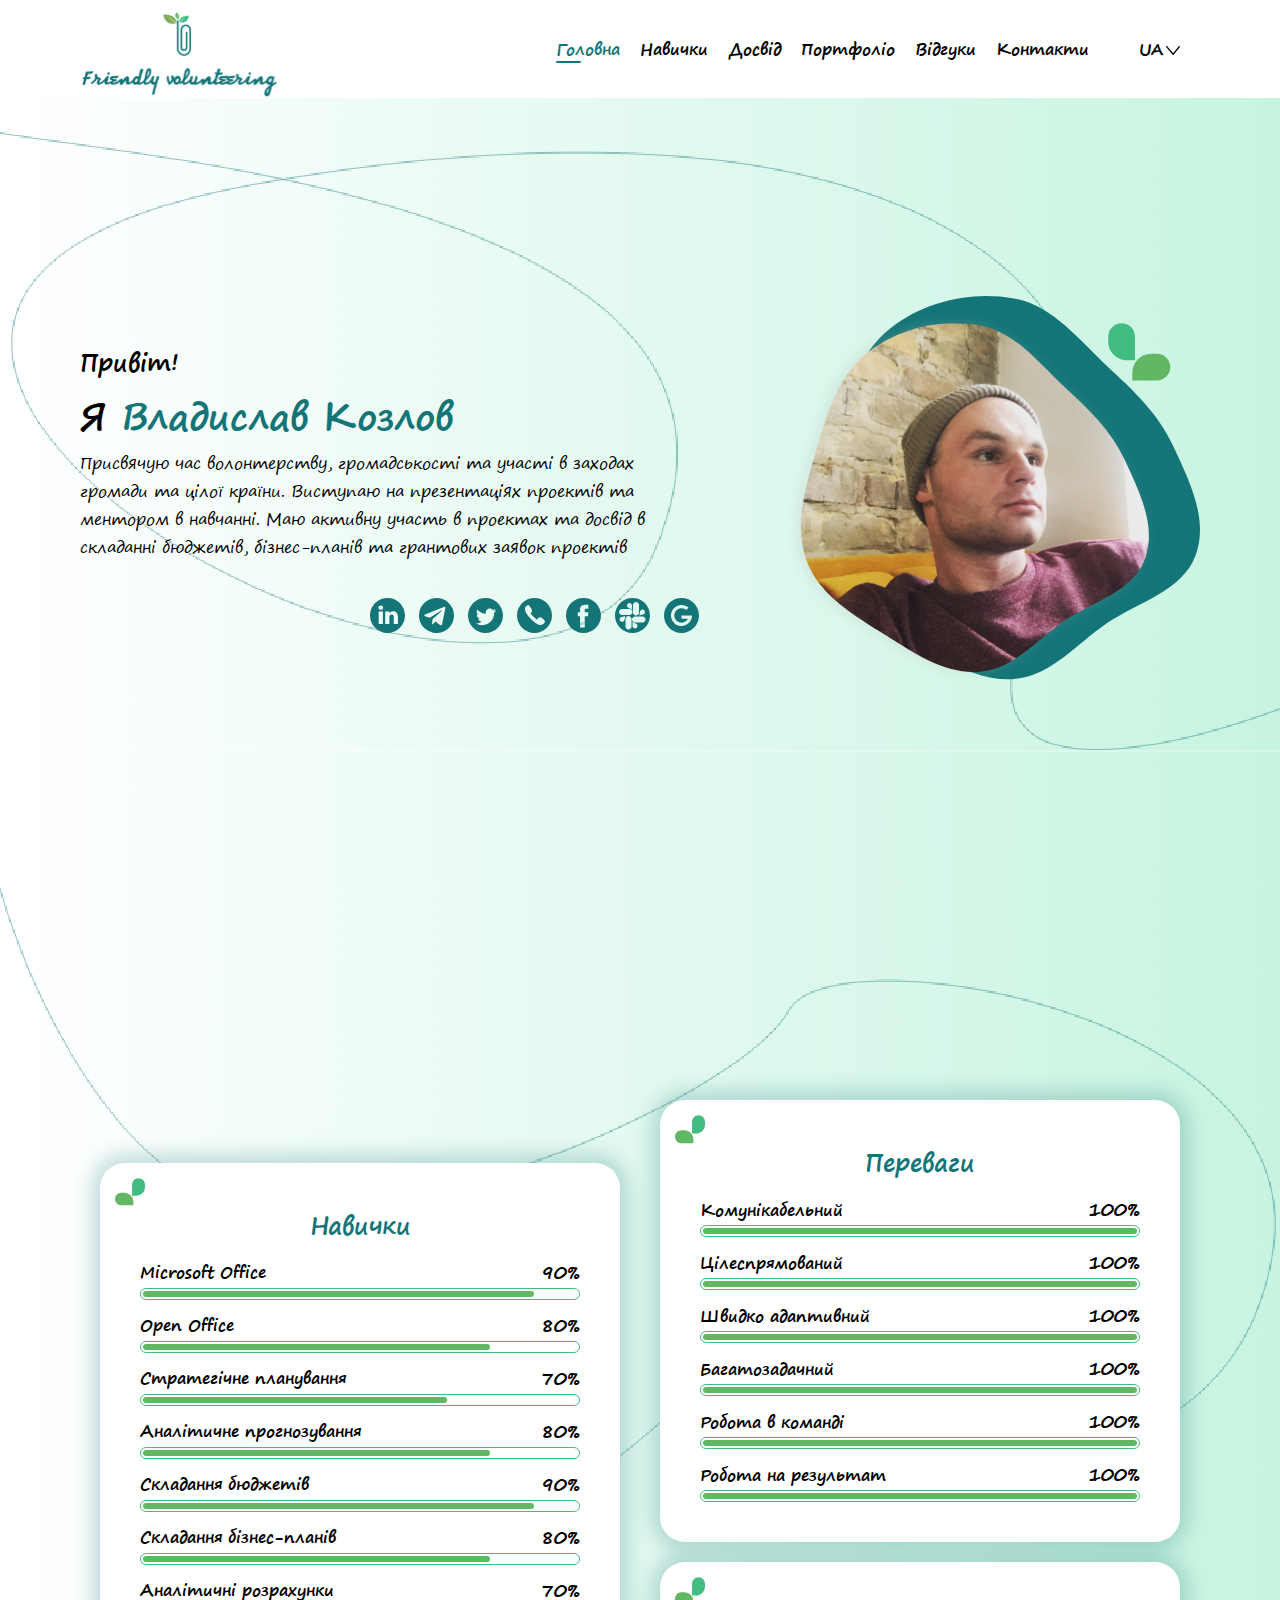
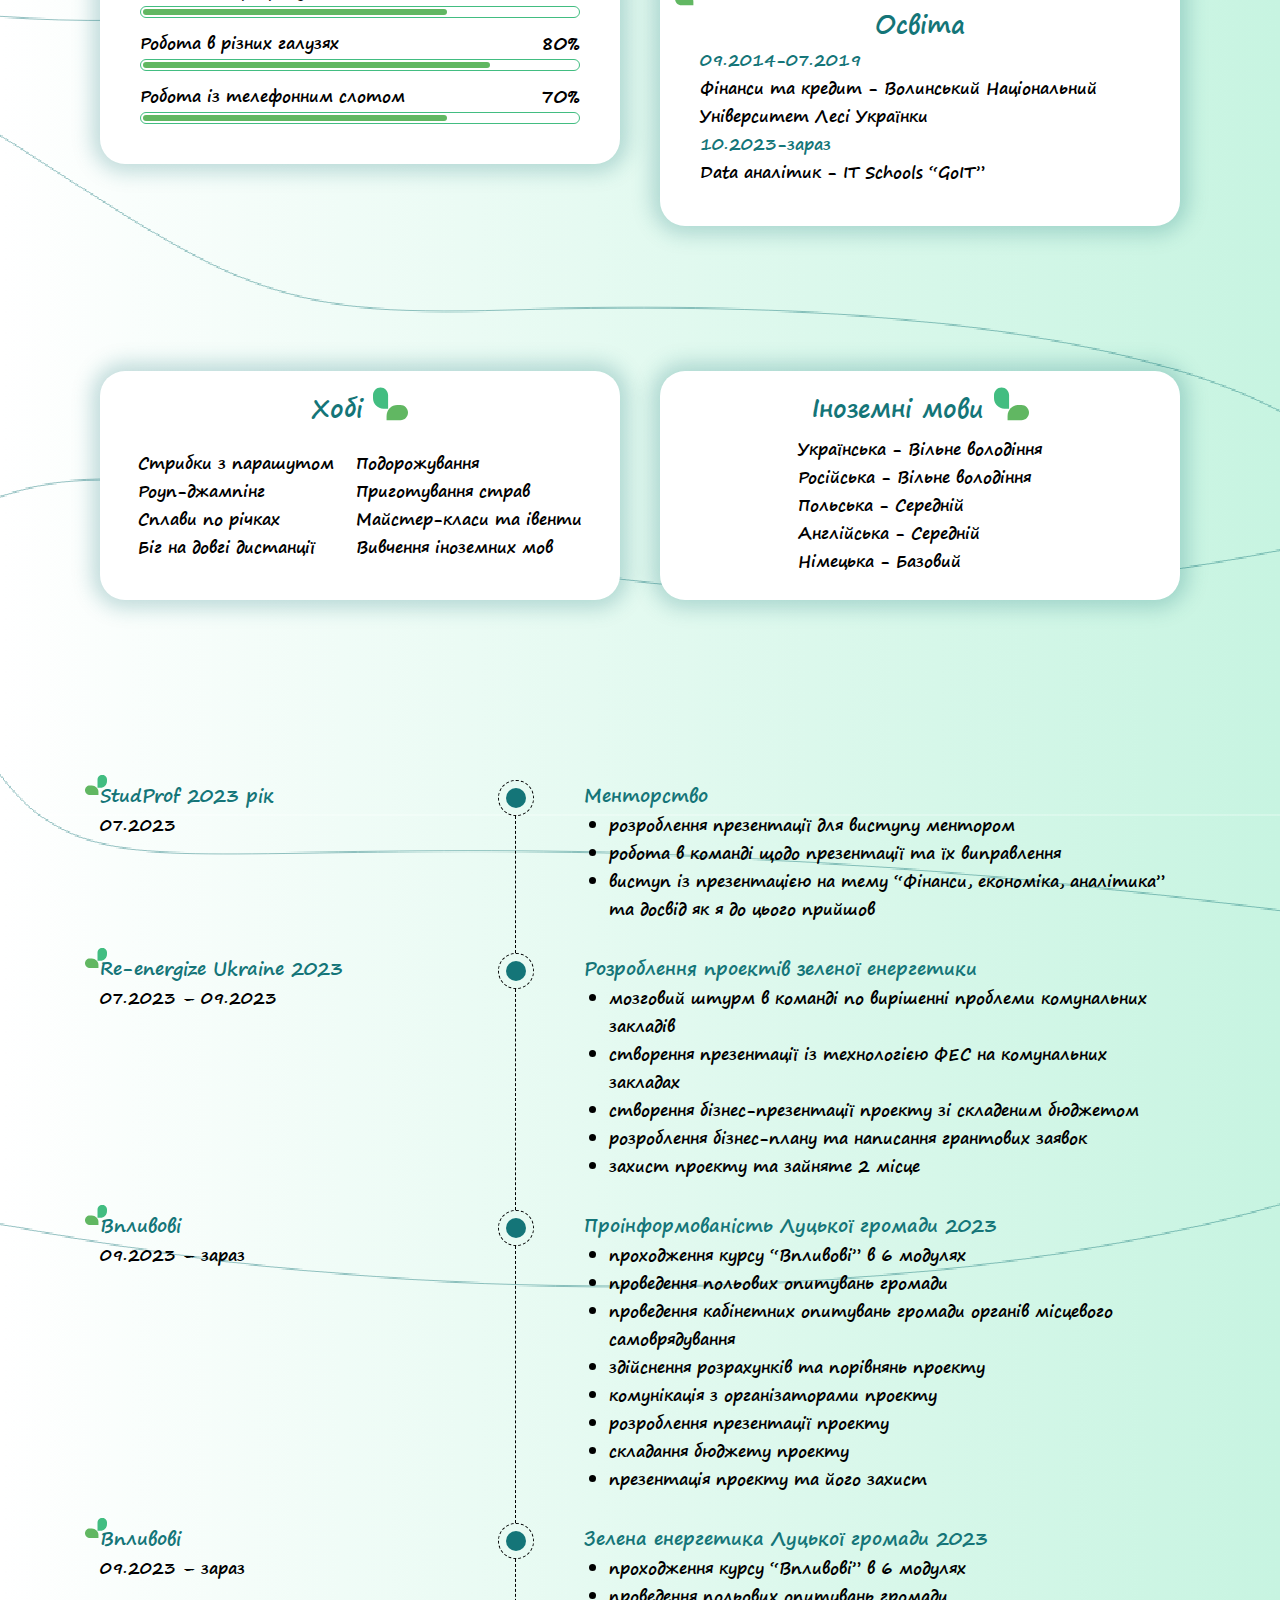
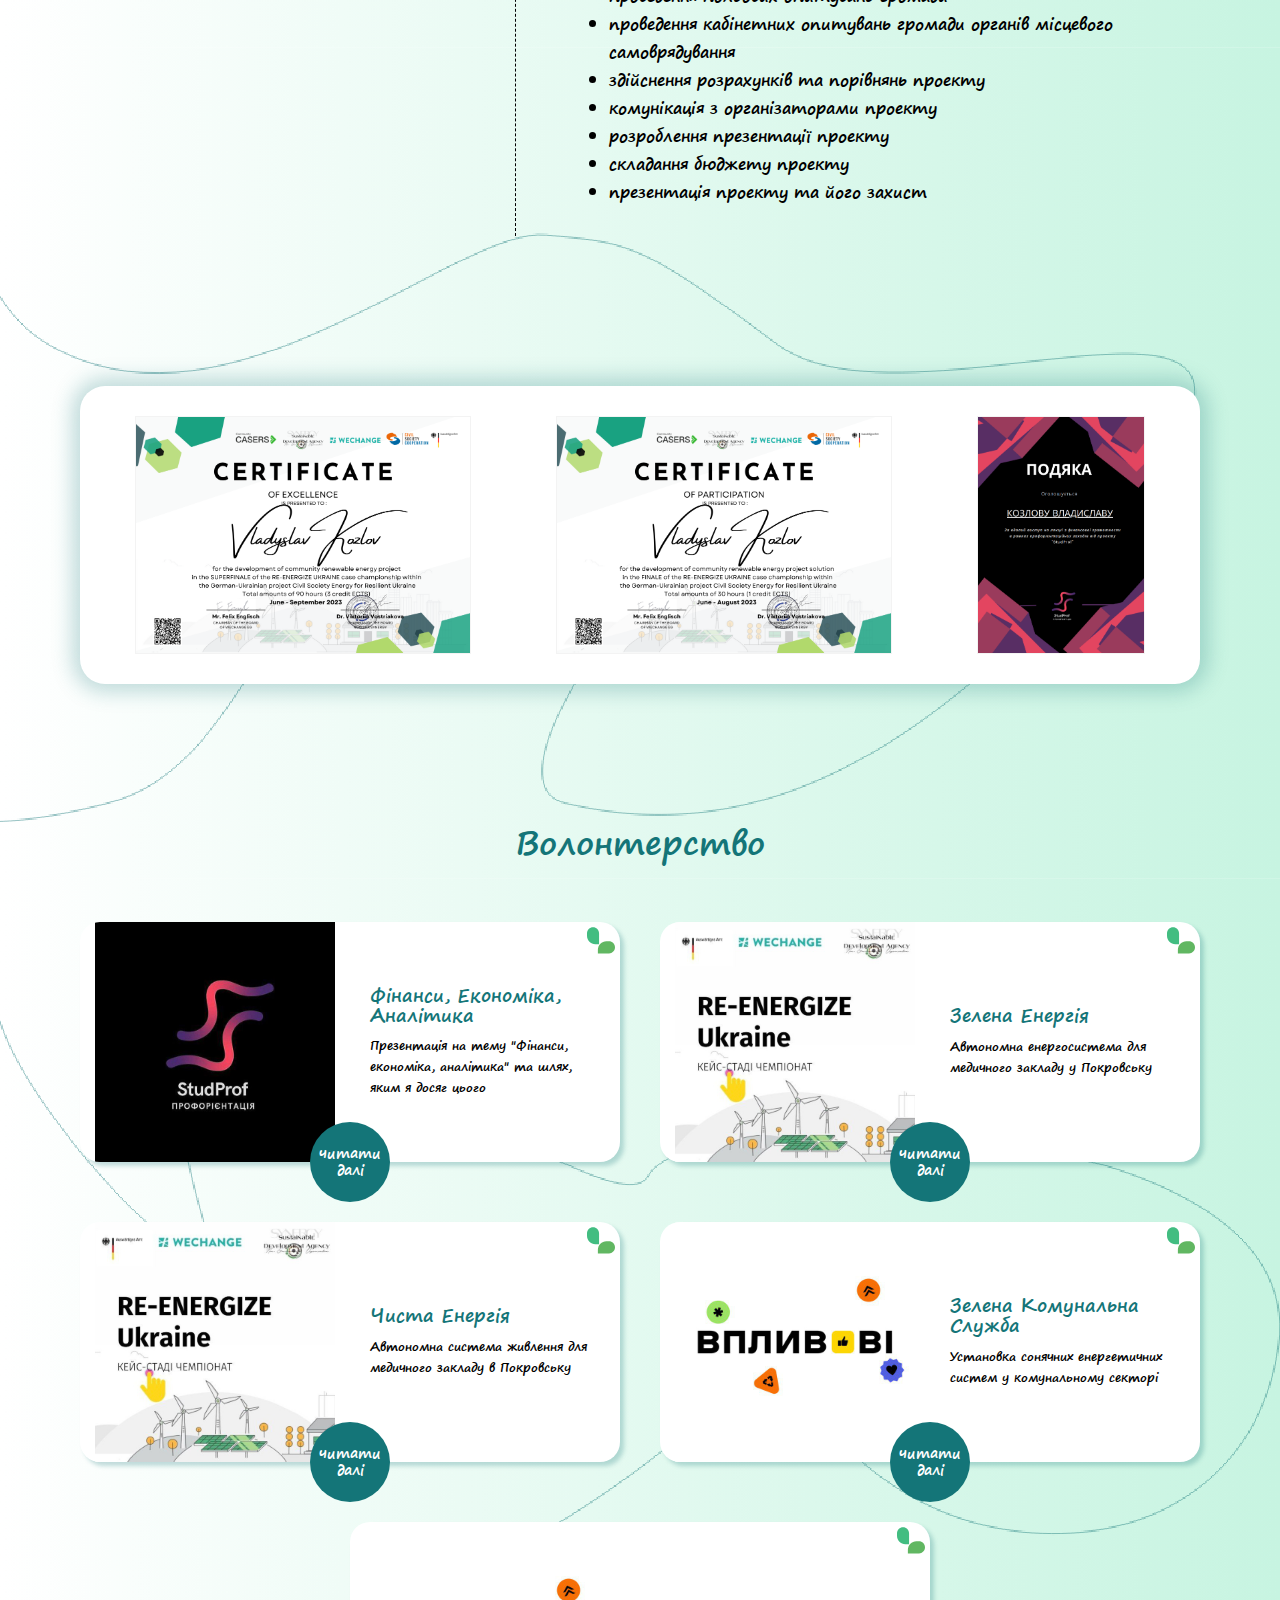
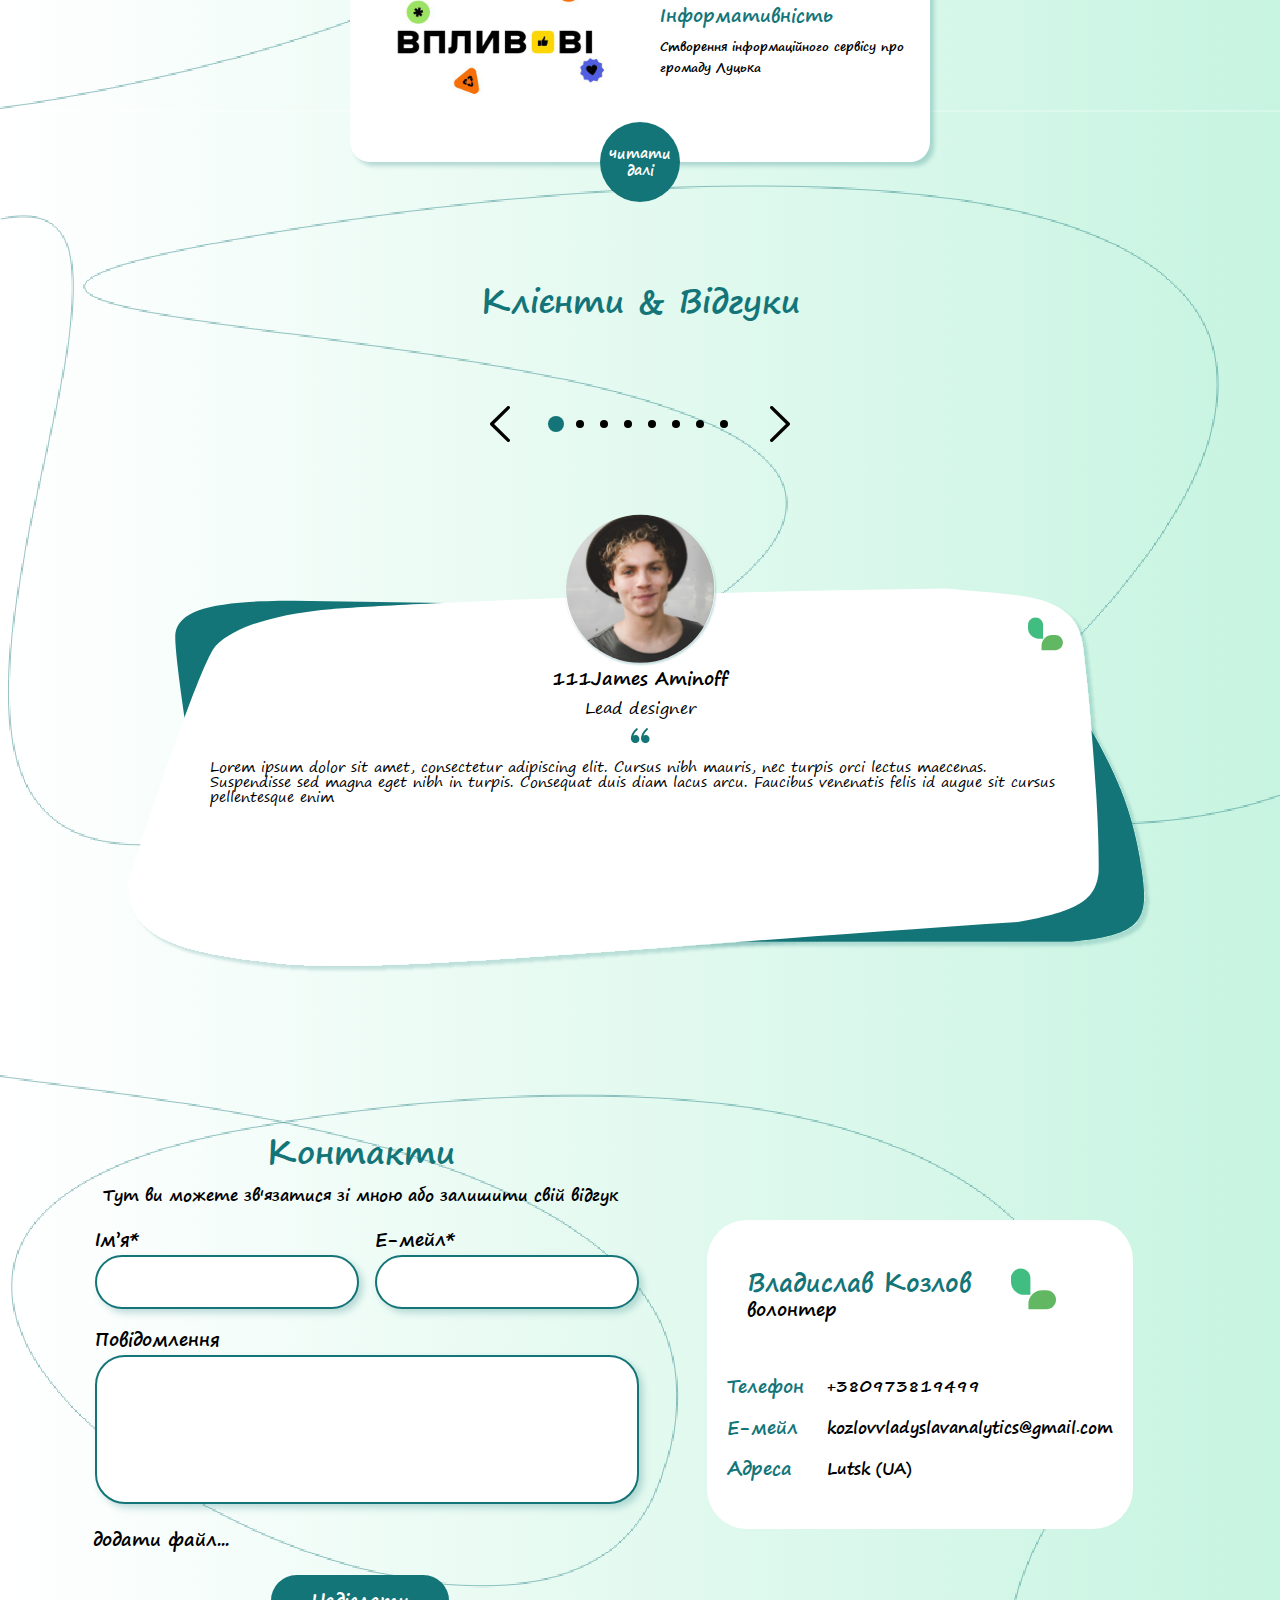
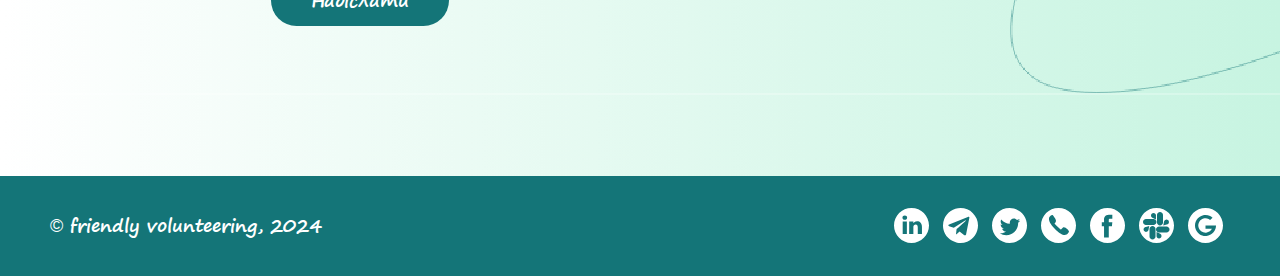
<file: index-ua.html>
<!DOCTYPE html>
<html lang="en">
<head>
    <meta charset="UTF-8">

    <meta name="description" content="Волонтерство присвячене допомозі та підтримці в галузі аналітики та обробки даних. Дізнайтесь більше про мої проєкти та ініціативи. +38 097 381 94 99">
    <meta name="keywords" content="Волонтерство, альтернативні джерела енергії, волонтерство навчання, громадська діяльність, публічна діяльність, ековолонтерство, міжнародний обмін, міжнародне навчання, міжнародне волонтерство, навчання, зелена енергетика, громадська активність, волонтери, гранти, грантова діяльність, міжнародне фінансування, Луцьк">
    <meta property="og:locale" content="uk_UA">
    <meta property="og:type" content="article">
    <meta property="og:title" content="Волонтерство присвячене допомозі та підтримці в галузі аналітики та обробки даних. Дізнайтесь більше про мої проєкти та ініціативи.">
    <meta property="og:description" content="Волонтерство присвячене допомозі та підтримці в галузі аналітики та обробки даних. Дізнайтесь більше про мої проєкти та ініціативи.">
    <meta property="og:image" content="img/for_massege.jpg">
    <meta property="og:url" content="https://friendlyvolunteering.com.ua">
    <meta property="og:site_name" content="Friendly volunteering">

    <meta name="twitter:card" content="summary">
    <meta name="twitter:site" content="Friendly volunteering">
    <meta name="twitter:title" content="Friendly volunteering">
    <meta name="twitter:description" content="Волонтерство присвячене допомозі та підтримці в галузі аналітики та обробки даних. Дізнайтесь більше про мої проєкти та ініціативи.">
    <meta name="twitter:image" content="https://friendlyvolunteering.com.ua/img/for_massege.jpg">

    <meta http-equiv="Content-Security-Policy" content="font-src 'self' data:">
    <meta name="viewport" content="width=device-width, initial-scale=1.0">
    <link rel="stylesheet" href="css/main.css">
    <link id="favicon" rel="icon" href="img/favicon.png" type="image/png">
    <title>Friendly volunteering</title>
</head>
<body>
    <div class="wrapper">
        <nav class="navbar">
            <div class="navbar__container">
                <div class="navbar__logo">
                    <div class="navbar__logo_icon">
                        <img src="./img/logo-icon.svg" alt="logo">
                    </div>
                    <div class="navbar__logo_text">
                        <img src="./img/logo-text.svg" alt="text">
                    </div>
                </div>
                <div class="menubar">
                    <div class="menubar__container">
                        <ul class="menubar__list">
                            <li class="menubar__item"><a class="menubar__link menubar-active" href="#home">Головна</a></li>
                            <li class="menubar__item"><a class="menubar__link" href="#skills">Навички</a></li>
                            <li class="menubar__item"><a class="menubar__link" href="#experiences">Досвід</a></li>
                            <li class="menubar__item"><a class="menubar__link" href="#portfolio">Портфоліо</a></li>
                            <li class="menubar__item"><a class="menubar__link" href="#reviews">Відгуки</a></li>
                            <li class="menubar__item"><a class="menubar__link" href="#contacts">Контакти</a></li>
                            <li class="menubar__lang">
                                <div class="select-lang toggle-lang">
                                    <div class="select-lang__option">
                                        UA
                                        <div class="select-lang__thumb">
                                            <img src="./img/arrow-buttom.svg" alt="thumb">
                                        </div>
                                    </div>
                                    <div class="select-lang__list">
                                      <div class="select-lang__item"><a class="select-lang__link" href="./index-pl.html">PL</a></div>
                                      <div class="select-lang__item"><a class="select-lang__link" href="./index.html">EN</a></div>
                                    </div>
                                  </div>
                            </li>
                            <li class="menubar__burger">
                                <div class="burger toggle-burger">
                                    <span class="top"></span>
                                    <span class="middle"></span>
                                    <span class="bottom"></span>
                                </div>
                            </li>
                        </ul>
                    </div>
                </div>
                
            </div>
        </nav>

        <div class="overlay">
            <div class="overlay__container">
                <div class="overlay__item">
                    <ul class="overlay-menu">
                        <li class="overlay-menu__item"><a class="overlay-menu__link" href="#home">Головна</a></li>
                        <li class="overlay-menu__item"><a class="overlay-menu__link" href="#skills">Навички</a></li>
                        <li class="overlay-menu__item"><a class="overlay-menu__link" href="#experiences">Досвід</a></li>
                        <li class="overlay-menu__item"><a class="overlay-menu__link" href="#portfolio">Портфоліо</a></li>
                        <li class="overlay-menu__item"><a class="overlay-menu__link" href="#reviews">Відгуки</a></li>
                        <li class="overlay-menu__item"><a class="overlay-menu__link" href="#contacts">Контакти</a></li> 
                    </ul>
                </div>  
            </div>
        </div>

        <header id="home" class="header page">
            <div class="inner">
                <div class="header__container ">
                    <div class="header-foto small-foto">
                        <img src="./img/foto-frame.svg" alt="Foto">
                    </div>
                    <div class="header__item">
                        <div class="header-title">
                            <h2 class="header-title__subtitle">Привіт!</h2>
                            <h1 class="header-title__headline">Я <span>Владислав Козлов</span></h1>
                            <p class="header-title__text">Присвячую час волонтерству, громадськості та участі в заходах громади та цілої країни. Виступаю на презентаціях проектів та ментором в навчанні. Маю активну участь в проектах та досвід в складанні бюджетів, бізнес-планів та грантових заявок проектів</p>
                        </div>
                        <div class="header-socials">
                            <ul class="header-socials__list">
                                <li class="header-socials__item">
                                    <a href="https://www.linkedin.com/in/vladyslav-adrianovich-kozlov/">
                                        <div class="header-socials__icon">
                                            <img src="./img/links/linkedin.svg" alt="linkedin">
                                        </div>
                                    </a>
                                </li>
                                <li class="header-socials__item">
                                    <a href="https://t.me/kozlovvladyslav">
                                        <div class="header-socials__icon">
                                            <img src="./img/links/telegram.svg" alt="telegram">
                                        </div>
                                    </a>
                                </li>
                                <li class="header-socials__item">
                                    <a href="https://twitter.com/vladyslav_adri">
                                        <div class="header-socials__icon">
                                            <img src="./img/links/twitter.svg" alt="twitter">
                                        </div>
                                    </a>
                                </li>
                                <li class="header-socials__item">
                                    <a href="tel:+380973819499">
                                        <div class="header-socials__icon">
                                            <img src="./img/links/phone.svg" alt="phone">
                                        </div>
                                    </a>
                                </li>
                                <li class="header-socials__item">
                                    <a href="https://www.facebook.com/profile.php?id=100092305827340">
                                        <div class="header-socials__icon">
                                            <img src="./img/links/faceboock.svg" alt="faceboock">
                                        </div>
                                    </a>
                                </li>
                                <li class="header-socials__item">
                                    <a href="https://new-analytics.slack.com/team/U063V18JGMA">
                                        <div class="header-socials__icon">
                                            <img src="./img/links/slack.svg" alt="slack">
                                        </div>
                                    </a>
                                </li>
                                <li class="header-socials__item">
                                    <a href="mailto:kozlovvladyslavanalytics@gmail.com">
                                        <div class="header-socials__icon">
                                            <img src="./img/links/google.svg" alt="google">
                                        </div>
                                    </a>
                                </li>
                            </ul>
                        </div>
                    </div>
                    <div class="header-foto">
                        <img src="./img/foto-frame.svg" alt="Foto">
                    </div>
                </div>
                
            </div>
        </header>

        <main>    
            <section id="skills" class="skills page">
                <div class="inner">
                    <div class="skills__container">
                        <div class="skills__item">
                            <div class="skill">
                                <div class="skill__thumb">
                                    <img src="./img/left-leaf.svg" alt="leaf">
                                </div>
                                <h2 class="skill__title">Навички</h2>
                                <div class="skill__content">
                                    <div class="skill-card">
                                        <div class="skill-card__title">
                                            <p class="skill-card__text">Microsoft Office</p>
                                            <p class="skill-card__desc">90%</p>
                                        </div>
                                        <div class="skill-card__item">
                                            <div class="skill-card__progress m-office"></div>
                                        </div>
                                    </div>
                                    <div class="skill-card">
                                        <div class="skill-card__title">
                                            <p class="skill-card__text">Open Office</p>
                                            <p class="skill-card__desc">80%</p>
                                        </div>
                                        <div class="skill-card__item">
                                            <div class="skill-card__progress o-office"></div>
                                        </div>
                                    </div>
                                    <div class="skill-card">
                                        <div class="skill-card__title">
                                            <p class="skill-card__text">Стратегічне планування</p>
                                            <p class="skill-card__desc">70%</p>
                                        </div>
                                        <div class="skill-card__item">
                                            <div class="skill-card__progress s-planning"></div>
                                        </div>
                                    </div>
                                    <div class="skill-card">
                                        <div class="skill-card__title">
                                            <p class="skill-card__text">Аналітичне прогнозування</p>
                                            <p class="skill-card__desc">80%</p>
                                        </div>
                                        <div class="skill-card__item">
                                            <div class="skill-card__progress a-forecasting"></div>
                                        </div>
                                    </div>
                                    <div class="skill-card">
                                        <div class="skill-card__title">
                                            <p class="skill-card__text">Складання бюджетів</p>
                                            <p class="skill-card__desc">90%</p>
                                        </div>
                                        <div class="skill-card__item">
                                            <div class="skill-card__progress budgeting"></div>
                                        </div>
                                    </div>
                                    <div class="skill-card">
                                        <div class="skill-card__title">
                                            <p class="skill-card__text">Складання бізнес-планів</p>
                                            <p class="skill-card__desc">80%</p>
                                        </div>
                                        <div class="skill-card__item">
                                            <div class="skill-card__progress preparation-of-plans"></div>
                                        </div>
                                    </div>
                                    <div class="skill-card">
                                        <div class="skill-card__title">
                                            <p class="skill-card__text">Аналітичні розрахунки</p>
                                            <p class="skill-card__desc">70%</p>
                                        </div>
                                        <div class="skill-card__item">
                                            <div class="skill-card__progress a-calculations"></div>
                                        </div>
                                    </div>
                                    <div class="skill-card">
                                        <div class="skill-card__title">
                                            <p class="skill-card__text">Робота в різних галузях</p>
                                            <p class="skill-card__desc">80%</p>
                                        </div>
                                        <div class="skill-card__item">
                                            <div class="skill-card__progress work-in-industries"></div>
                                        </div>
                                    </div>
                                    <div class="skill-card">
                                        <div class="skill-card__title">
                                            <p class="skill-card__text">Робота із телефонним слотом</p>
                                            <p class="skill-card__desc">70%</p>
                                        </div>
                                        <div class="skill-card__item">
                                            <div class="skill-card__progress work-with-slot"></div>
                                        </div>
                                    </div>
                                </div>
                            </div>
                        </div>
                        <div class="skills__item">
                            <div class="skill">
                                <div class="skill__thumb">
                                    <img src="./img/left-leaf.svg" alt="leaf">
                                </div>
                                <h2 class="skill__title">Переваги</h2>
                                <div class="skill__content">
                                    <div class="skill-card">
                                        <div class="skill-card__title">
                                            <p class="skill-card__text">Комунікабельний</p>
                                            <p class="skill-card__desc">100%</p>
                                        </div>
                                        <div class="skill-card__item">
                                            <div class="skill-card__progress communication"></div>
                                        </div>
                                    </div>
                                    <div class="skill-card">
                                        <div class="skill-card__title">
                                            <p class="skill-card__text">Цілеспрямований</p>
                                            <p class="skill-card__desc">100%</p>
                                        </div>
                                        <div class="skill-card__item">
                                            <div class="skill-card__progress targeted"></div>
                                        </div>
                                    </div>
                                    <div class="skill-card">
                                        <div class="skill-card__title">
                                            <p class="skill-card__text">Швидко адаптивний</p>
                                            <p class="skill-card__desc">100%</p>
                                        </div>
                                        <div class="skill-card__item">
                                            <div class="skill-card__progress f-adaptive"></div>
                                        </div>
                                    </div>
                                    <div class="skill-card">
                                        <div class="skill-card__title">
                                            <p class="skill-card__text">Багатозадачний</p>
                                            <p class="skill-card__desc">100%</p>
                                        </div>
                                        <div class="skill-card__item">
                                            <div class="skill-card__progress multitasking"></div>
                                        </div>
                                    </div>
                                    <div class="skill-card">
                                        <div class="skill-card__title">
                                            <p class="skill-card__text">Робота в команді</p>
                                            <p class="skill-card__desc">100%</p>
                                        </div>
                                        <div class="skill-card__item">
                                            <div class="skill-card__progress teamwork"></div>
                                        </div>
                                    </div>
                                    <div class="skill-card">
                                        <div class="skill-card__title">
                                            <p class="skill-card__text">Робота на результат</p>
                                            <p class="skill-card__desc">100%</p>
                                        </div>
                                        <div class="skill-card__item">
                                            <div class="skill-card__progress work-on-result"></div>
                                        </div>
                                    </div>
                                </div>
                            </div>
                            <div class="skill">
                                <div class="skill__thumb">
                                    <img src="./img/left-leaf.svg" alt="leaf">
                                </div>
                                <h2 class="skill__title">Освіта</h2>
                                <div class="skill__content">
                                    <div class="skill-card">
                                        <p class="skill-card__subtitle">09.2014-07.2019</p>
                                        <p class="skill-card__text">Фінанси та кредит  - Волинський Національний Університет Лесі Українки</p>
                                    </div>
                                    <div class="skill-card">
                                        <p class="skill-card__subtitle">10.2023-зараз</p>
                                        <p class="skill-card__text">Data аналітик  - IT Schools “GoIT”</p>
                                    </div>
                                </div>
                            </div>
                        </div>
                    </div>
                    <div class="skills__other">
                        <div class="skill-other">
                            <div class="skill-other__caption">
                                <h2 class="skill-other__title">Хобі</h2>
                                <div class="skill-other__thumb">
                                    <img src="./img/right-leaf.svg" alt="leaf">
                                </div>
                            </div>
                            <div class="skill-other__content">
                                <ul class="skill-other__list">
                                    <li class="skill-other__item">Стрибки з парашутом</li>
                                    <li class="skill-other__item">Роуп-джампінг</li>
                                    <li class="skill-other__item">Сплави по річках</li>
                                    <li class="skill-other__item">Біг на довгі дистанції</li>
                                </ul>
                                <ul class="skill-other__list">
                                    <li class="skill-other__item">Подорожування</li>
                                    <li class="skill-other__item">Приготування страв</li>
                                    <li class="skill-other__item">Майстер-класи та івенти</li>
                                    <li class="skill-other__item">Вивчення іноземних мов</li>
                                </ul>
                            </div>
                        </div>
                        <div class="skill-other">
                            <div class="skill-other__caption">
                                <h2 class="skill-other__title">Іноземні мови</h2>
                                <div class="skill-other__thumb">
                                    <img src="./img/right-leaf.svg" alt="leaf">
                                </div>
                            </div>
                            <div class="skill-other__content">
                                <ul class="skill-other__list">
                                    <li class="hobby__card_item">Українська - Вільне володіння</li>
                                    <li class="hobby__card_item">Російська - Вільне володіння</li>
                                    <li class="hobby__card_item">Польська - Середній</li>
                                    <li class="hobby__card_item">Англійська - Середній</li>
                                    <li class="hobby__card_item">Німецька - Базовий</li>
                                </ul>
                            </div>
                        </div>
                    </div>
                </div>
            </section>

            <section id="experiences" class="experiences page">
                <div class="inner">
                    <div class="experiences__container">
                        <div class="experiences__item">
                            <div class="experience">
                                <div class="experience__content">
                                    <div class="experience-caption">
                                        <h3 class="experience-caption__title">StudProf 2023 рік</h3>
                                        <p class="experience-caption__text">07.2023</p>
                                    </div>
                                    <div class="experience-marker">
                                        <div class="experience-marker__round">
                                            <div class="experience-marker__point"></div>
                                        </div>
                                        <div class="experience-marker__line"></div>
                                    </div>
                                    <div class="experience-desc">
                                        <div class="experience-caption small-experience">
                                            <h3 class="experience-caption__title">StudProf 2023 рік</h3>
                                            <p class="experience-caption__text">07.2023</p>
                                        </div>
                                        <h3 class="experience-desc__title">Менторство</h3>
                                        <ul class="experience-desc__list">
                                            <li class="experience-desc__item">розроблення презентації для виступу ментором</li>
                                            <li class="experience-desc__item">робота в команді щодо презентації та їх виправлення</li>
                                            <li class="experience-desc__item">виступ із презентацією на тему “Фінанси, економіка, аналітика” та досвід як я до цього прийшов</li>
                                        </ul>
                                    </div>
                                </div>
                            </div>
                            <div class="experience">
                                <div class="experience__content">
                                    <div class="experience-caption">
                                        <h3 class="experience-caption__title">Re-energize Ukraine 2023</h3>
                                        <p class="experience-caption__text">07.2023 – 09.2023</p>
                                    </div>
                                    <div class="experience-marker">
                                        <div class="experience-marker__round">
                                            <div class="experience-marker__point"></div>
                                        </div>
                                        <div class="experience-marker__line"></div>
                                    </div>
                                    <div class="experience-desc">
                                        <div class="experience-caption small-experience">
                                            <h3 class="experience-caption__title">Re-energize Ukraine 2023</h3>
                                            <p class="experience-caption__text">07.2023 – 09.2023</p>
                                        </div>
                                        <h3 class="experience-desc__title">Розроблення проектів зеленої енергетики</h3>
                                        <ul class="experience-desc__list">
                                            <li class="experience-desc__item">мозговий штурм в команді по вирішенні проблеми комунальних закладів</li>
                                            <li class="experience-desc__item">створення презентації із технологією ФЕС на комунальних закладах</li>
                                            <li class="experience-desc__item">створення бізнес-презентації проекту зі складеним бюджетом</li>
                                            <li class="experience-desc__item">розроблення бізнес-плану та написання грантових заявок</li>
                                            <li class="experience-desc__item">захист проекту та зайняте 2 місце</li>
                                        </ul>
                                    </div>
                                </div>
                            </div>
                            <div class="experience">
                                <div class="experience__content">
                                    <div class="experience-caption">
                                        <h3 class="experience-caption__title">Впливові</h3>
                                        <p class="experience-caption__text">09.2023 – зараз</p>
                                    </div>
                                    <div class="experience-marker">
                                        <div class="experience-marker__round">
                                            <div class="experience-marker__point"></div>
                                        </div>
                                        <div class="experience-marker__line"></div>
                                    </div>
                                    <div class="experience-desc">
                                        <div class="experience-caption small-experience">
                                            <h3 class="experience-caption__title">Впливові</h3>
                                            <p class="experience-caption__text">09.2023 – зараз</p>
                                        </div>
                                        <h3 class="experience-desc__title">Проінформованість Луцької громади 2023</h3>
                                        <ul class="experience-desc__list">
                                            <li class="experience-desc__item">проходження курсу “Впливові” в 6 модулях</li>
                                            <li class="experience-desc__item">проведення польових опитувань громади</li>
                                            <li class="experience-desc__item">проведення кабінетних опитувань громади органів місцевого самоврядування</li>
                                            <li class="experience-desc__item">здійснення розрахунків та порівнянь проекту</li>
                                            <li class="experience-desc__item">комунікація з організаторами проекту</li>
                                            <li class="experience-desc__item">розроблення презентації проекту</li>
                                            <li class="experience-desc__item">складання бюджету проекту</li>
                                            <li class="experience-desc__item">презентація проекту та його захист</li>
                                        </ul>
                                    </div>
                                </div>
                            </div>
                            <div class="experience">
                                <div class="experience__content">
                                    <div class="experience-caption">
                                        <h3 class="experience-caption__title">Впливові</h3>
                                        <p class="experience-caption__text">09.2023 – зараз</p>
                                    </div>
                                    <div class="experience-marker">
                                        <div class="experience-marker__round">
                                            <div class="experience-marker__point"></div>
                                        </div>
                                        <div class="experience-marker__line"></div>
                                    </div>
                                    <div class="experience-desc">
                                        <div class="experience-caption small-experience">
                                            <h3 class="experience-caption__title">Впливові</h3>
                                            <p class="experience-caption__text">09.2023 – зараз</p>
                                        </div>
                                        <h3 class="experience-desc__title">Зелена енергетика Луцької громади 2023</h3>
                                        <ul class="experience-desc__list">
                                            <li class="experience-desc__item">проходження курсу “Впливові” в 6 модулях</li>
                                            <li class="experience-desc__item">проведення польових опитувань громади</li>
                                            <li class="experience-desc__item">проведення кабінетних опитувань громади органів місцевого самоврядування</li>
                                            <li class="experience-desc__item">здійснення розрахунків та порівнянь проекту</li>
                                            <li class="experience-desc__item">комунікація з організаторами проекту</li>
                                            <li class="experience-desc__item">розроблення презентації проекту</li>
                                            <li class="experience-desc__item">складання бюджету проекту</li>
                                            <li class="experience-desc__item">презентація проекту та його захист</li>
                                        </ul>
                                    </div>
                                </div>
                            </div>
                        </div>
                    </div>
                    <div class="experiences__certificates">
                        <div class="certificate-album certificateBtn">
                            <div class="certificate-album__content">
                                <img class="certificateImg" src="./img/certificates/re-energize-certificate-1.png" alt="certificate">
                            </div>
                        </div>
                        <div class="certificate-album certificateBtn">
                            <div class="certificate-album__content">
                                <img class="certificateImg" src="./img/certificates/re-energize-certificate-2.png" alt="certificate">
                            </div>
                        </div>
                        <div class="certificate-book certificateBtn">
                            <div class="certificate-book__content">
                                <img class="certificateImg" src="./img/certificates/studProf-certificate.png" alt="certificate">
                            </div>
                        </div>
                    </div>
                </div>
            </section>
    
            <section id="portfolio" class="portfolio page">
                <div class="inner">
                    <div class="portfolio__container">
                        <div class="portfolio__item">
                            <h2 class="portfolio__title">Волонтерство</h2>
                        </div>
                        <div class="portfolio__item">
                            <div class="project">
                                <div class="project__thumb">
                                    <img src="./img/right-leaf.svg" alt="leaf">
                                </div>
                                <a class="project__btn"  href="./img/projects/project-1/presentation-studProf.pdf" target="_blank">читати далі</a>
                                <div class="project__icon project-1">
                                </div>
                                <div class="project__item">
                                    <div class="project__desc">
                                        <h2 class="project__desc_title">Фінанси, Економіка, Аналітика</h2>
                                        <p class="project__desc_text">Презентація на тему "Фінанси, економіка, аналітика" та шлях, яким я досяг цього</p>
                                    </div>
                                </div>
                            </div>
                            <div class="project">
                                <div class="project__thumb">
                                    <img src="./img/right-leaf.svg" alt="leaf">
                                </div>
                                <a class="project__btn"  href="./img/projects/project-2/presentation-clean-energize.pdf" target="_blank">читати далі</a>
                                <div class="project__icon project-2"></div>
                                <div class="project__item">
                                    <div class="project__desc">
                                        <h2 class="project__desc_title">Зелена Енергія</h2>
                                        <p class="project__desc_text">Автономна енергосистема для медичного закладу у Покровську</p>
                                    </div>
                                </div>
                            </div>
                        </div>
                        <div class="portfolio__item">
                            <div class="project">
                                <div class="project__thumb">
                                    <img src="./img/right-leaf.svg" alt="leaf">
                                </div>
                                <a class="project__btn"  href="./img/projects/project-3/presentation-pure-energy.pdf" target="_blank">читати далі</a>
                                <div class="project__icon project-3"></div>
                                <div class="project__item">
                                    <div class="project__desc">
                                        <h2 class="project__desc_title">Чиста Енергія</h2>
                                        <p class="project__desc_text">Автономна система живлення для медичного закладу в Покровську</p>
                                    </div>
                                </div>
                            </div>
                            <div class="project">
                                <div class="project__thumb">
                                    <img src="./img/right-leaf.svg" alt="leaf">
                                </div>
                                <a class="project__btn"  href="./img/projects/project-4/influencers-presentation-green-energize.pdf" target="_blank">читати далі</a>
                                <div class="project__icon project-4"></div>
                                <div class="project__item">
                                    <div class="project__desc">
                                        <h2 class="project__desc_title">Зелена Комунальна Служба</h2>
                                        <p class="project__desc_text">Установка сонячних енергетичних систем у комунальному секторі</p>
                                    </div>
                                </div>
                            </div>
                        </div>
                        <div class="portfolio__item">
                            <div class="project">
                                <div class="project__thumb">
                                    <img src="./img/right-leaf.svg" alt="leaf">
                                </div>
                                <a class="project__btn"  href="./img/projects/project-5/influencers-presentation-lutsk-community.pdf" target="_blank">читати далі</a>
                                <div class="project__icon project-5"></div>
                                <div class="project__item">
                                    <div class="project__desc">
                                        <h2 class="project__desc_title">Інформативність</h2>
                                        <p class="project__desc_text">Створення інформаційного сервісу про громаду Луцька</p>
                                    </div>
                                </div>
                            </div>
                        </div>
                    </div>

                </div>
            </section>

            <section id="reviews" class="reviews page">
                <div class="reviews__container">
                    <div class="reviews__item">
                        <h2 class="reviews__title">Клієнти & Відгуки</h2>
                    </div>
                </div>
                <div class="reviews__item">
                    <div class="slider">
                        <div class="slider__controls slider-controls">
                            <div class="slider-controls__btn slide-left">
                                <img class="slider-controls__arrow" src="./img/arrow-left.svg" alt="arrow-left">
                            </div>
                            <div class="slider-controls__indicators">
                                <div class="slider-controls__indicator active"></div>
                            </div>
                            <div class="slider-controls__btn slide-right">
                                <img class="slider-controls__arrow" src="./img/arrow-right.svg" alt="arrow-right">
                            </div>
                        </div>
                        <div class="slider__container">
                            <div class="slide">
                                <img class="slide__bg" src="./img/reviews/bg-main.svg" alt="foto">
                                <img class="slide__bg slide-bg-750px" src="./img/reviews/bg-750px.svg" alt="foto">
                                <img class="slide__bg slide-bg-600px" src="./img/reviews/bg-600px.svg" alt="foto">
                                <img class="slide__bg slide-bg-500px" src="./img/reviews/bg-500px.svg" alt="foto">
                                <img class="slide__bg slide-bg-400px" src="./img/reviews/bg-400px.svg" alt="foto">
                                <div class="slide__content">
                                    <div class="slide__avatar">
                                        <img src="" alt="foto">
                                    </div>
                                    <p class="slide__name"></p>
                                    <p class="slide__profession"></p>
                                    <div class="slide__thumb">
                                        <img src="./img/reviews/quotes.svg" alt="quotes">
                                    </div>
                                    <p class="slide__text"></p>
                                </div>
                            </div>
                        </div>
                    </div>
                    <div class="reviews-data">
                        <div class="review">
                            <img class="review-foto" src="./img/reviews/james.svg" alt="foto">
                            <p class="review-name">111James Aminoff</p>
                            <p class="review-profession">Lead designer</p>
                            <p class="review-text">Lorem ipsum dolor sit amet, consectetur adipiscing elit. Cursus nibh mauris, nec turpis orci lectus maecenas. Suspendisse sed magna eget nibh in turpis. Consequat duis diam lacus arcu. Faucibus venenatis felis id augue sit cursus pellentesque enim </p>
                        </div>
                        <div class="review">
                            <img class="review-foto" src="./img/reviews/talan.svg" alt="">
                            <p class="review-name">222Talan Botosh</p>
                            <p class="review-profession">Lead designer</p>
                            <p class="review-text">Lorem ipsum dolor sit amet, consectetur adipiscing elit. Cursus nibh mauris, nec turpis orci lectus maecenas. Suspendisse sed magna eget nibh in turpis. Consequat duis diam lacus arcu. Faucibus venenatis felis id augue sit cursus pellentesque enim </p>
                        </div>
                        <div class="review">
                            <img class="review-foto" src="./img/reviews/allison.svg" alt="">
                            <p class="review-name">333Allison Herwitz</p>
                            <p class="review-profession">Lead designer</p>
                            <p class="review-text right">Lorem ipsum dolor sit amet, consectetur adipiscing elit. Cursus nibh mauris, nec turpis orci lectus maecenas. Suspendisse sed magna eget nibh in turpis. Consequat duis diam lacus arcu. Faucibus venenatis felis id augue sit cursus pellentesque enim </p>
                        </div>
                        <div class="review">
                            <img class="review-foto" src="./img/reviews/talan.svg" alt="">
                            <p class="review-name">444Talan Botosh</p>
                            <p class="review-profession">Lead designer</p>
                            <p class="review-text">Lorem ipsum dolor sit amet, consectetur adipiscing elit. Cursus nibh mauris, nec turpis orci lectus maecenas. Suspendisse sed magna eget nibh in turpis. Consequat duis diam lacus arcu. Faucibus venenatis felis id augue sit cursus pellentesque enim </p>
                        </div>
                        <div class="review">
                            <img class="review-foto" src="./img/reviews/james.svg" alt="foto">
                            <p class="review-name">555James Aminoff</p>
                            <p class="review-profession">Lead designer</p>
                            <p class="review-text">Lorem ipsum dolor sit amet, consectetur adipiscing elit. Cursus nibh mauris, nec turpis orci lectus maecenas. Suspendisse sed magna eget nibh in turpis. Consequat duis diam lacus arcu. Faucibus venenatis felis id augue sit cursus pellentesque enim </p>
                        </div>
                        <div class="review">
                            <img class="review-foto" src="./img/reviews/talan.svg" alt="">
                            <p class="review-name">666Talan Botosh</p>
                            <p class="review-profession">Lead designer</p>
                            <p class="review-text">Lorem ipsum dolor sit amet, consectetur adipiscing elit. Cursus nibh mauris, nec turpis orci lectus maecenas. Suspendisse sed magna eget nibh in turpis. Consequat duis diam lacus arcu. Faucibus venenatis felis id augue sit cursus pellentesque enim </p>
                        </div>
                        <div class="review">
                            <img class="review-foto" src="./img/reviews/allison.svg" alt="">
                            <p class="review-name">777Allison Herwitz</p>
                            <p class="review-profession">Lead designer</p>
                            <p class="review-text right">Lorem ipsum dolor sit amet, consectetur adipiscing elit. Cursus nibh mauris, nec turpis orci lectus maecenas. Suspendisse sed magna eget nibh in turpis. Consequat duis diam lacus arcu. Faucibus venenatis felis id augue sit cursus pellentesque enim </p>
                        </div>
                        <div class="review">
                            <img class="review-foto" src="./img/reviews/james.svg" alt="foto">
                            <p class="review-name">888James Aminoff</p>
                            <p class="review-profession">Lead designer</p>
                            <p class="review-text">Lorem ipsum dolor sit amet, consectetur adipiscing elit. Cursus nibh mauris, nec turpis orci lectus maecenas. Suspendisse sed magna eget nibh in turpis. Consequat duis diam lacus arcu. Faucibus venenatis felis id augue sit cursus pellentesque enim </p>
                        </div>
                    </div>
                </div>
            </section>
    
            <section id="contacts" class="contacts page">
                <div class="inner">
                    <div class="contacts__container">
                        <div class="contacts__item">
                            <div class="contacts-message">
                                <div class="contacts-message__caption">
                                    <h2 class="contacts-message__title">Контакти</h2>
                                <p class="contacts-message__text">Тут ви можете зв'язатися зі мною або залишити свій відгук</p>
                                </div>
                                <div class="contacts-message__content">
                                    <form id="form" class="contacts-form" action="#">
                                        <div class="contacts-form__container">
                                            <div class="contacts-form__item">
                                                <label for="name" class="contacts-form__title">Ім’я*</label>
                                                <input id="name" class="contacts-form__name req" type="text" name="name" placeholder="" autocomplete="given-name">
                                            </div>
                                            <div class="contacts-form__item">
                                                <label for="email" class="contacts-form__title">E-мейл*</label>
                                                <input id="email" class="contacts-form__email email req" type="email" name="email" placeholder="" autocomplete="given-email">
                                            </div>
                                        </div>
                                        <div class="contacts-form__message">
                                            <div class="contacts-form__message_item">
                                                <label for="text" class="contacts-form__title">Повідомлення</label>
                                            <textarea id="text" class="contacts-form__text" name="text" placeholder=""></textarea>
                                            </div>
                                        </div>
                                        <div class="contacts-form__file">
                                            <label for="file" class="contacts-form__file_btn">додати файл...</label>
                                            <input id="file" class="contacts-form__file_input" type="file" name="file">
                                            <div id="preview" class="contacts-form__file_preview"></div>
                                        </div>
                                        <button id="send-message" class="contacts-form__btn" type="submit">Надіслати</button>
                                    </form>
                                </div>
                            </div>
                        </div>
                        <div class="contacts__item">
                            <div class="contacts-info">
                                <div class="contacts-info__caption">
                                    <div class="contacts-info__title">
                                        <h2 class="contacts-info__title_name">Владислав Козлов</h2>
                                        <p class="contacts-info__title_position">волонтер</p>
                                    </div>
                                    <div class="contacts-info__thumb">
                                        <img src="./img/right-leaf.svg" alt="thumb">
                                    </div>
                                </div>
                                <ul class="contacts-info__list">
                                    <li class="contacts-info__item">
                                        <p class="contacts-info__item_title">Телефон</p>
                                        <p class="contacts-info__item_desc"><a href="tel:+380973819499">+380973819499</a></p>
                                    </li>
                                    <li class="contacts-info__item">
                                        <p class="contacts-info__item_title">E-мейл</p>
                                        <p class="contacts-info__item_desc">kozlovvladyslavanalytics@gmail.com</p>
                                    </li>
                                    <li class="contacts-info__item">
                                        <p class="contacts-info__item_title">Адреса</p>
                                        <p class="contacts-info__item_desc">Lutsk (UA)</p>
                                    </li>
                                </ul>
                            </div>
                        </div>
                    </div>
                </div>
            </section>
        </main>

        <footer class="footer">
            <div class="footer__container">
                <div class="footer__item">
                    <p class="footer__text"><span class="copyright">&#169</span> friendly volunteering, 2024</p>
                </div>
                <div class="footer__item">
                    <div class="footer-socials">
                        <ul class="footer-socials__list">
                            <li class="footer-socials__item">
                                <a href="https://www.linkedin.com/in/vladyslav-adrianovich-kozlov/">
                                    <div class="footer-socials__icon">
                                        <img src="./img/footer-socials/linkedin.svg" alt="">
                                    </div>
                                </a>
                            </li>
                            <li class="footer-socials__item">
                                <a href="https://t.me/kozlovvladyslav">
                                    <div class="footer-socials__icon">
                                        <img src="./img/footer-socials/telegram.svg" alt="">
                                    </div>
                                </a>
                            </li>
                            <li class="footer-socials__item">
                                <a href="https://twitter.com/vladyslav_adri">
                                    <div class="footer-socials__icon">
                                        <img src="./img/footer-socials/twitter.svg" alt="">
                                    </div>
                                </a>
                            </li>
                            <li class="footer-socials__item">
                                <a href="tel:+380973819499">
                                    <div class="footer-socials__icon">
                                        <img src="./img/footer-socials/phone.svg" alt="">
                                    </div>
                                </a>
                            </li>
                            <li class="footer-socials__item">
                                <a href="https://www.facebook.com/profile.php?id=100092305827340">
                                    <div class="footer-socials__icon">
                                        <img src="./img/footer-socials/faceboock.svg" alt="">
                                    </div>
                                </a>
                            </li>
                            <li class="footer-socials__item">
                                <a href="https://new-analytics.slack.com/team/U063V18JGMA">
                                    <div class="footer-socials__icon">
                                        <img src="./img/footer-socials/slack.svg" alt="">
                                    </div>
                                </a>
                            </li>
                            <li class="footer-socials__item">
                                <a href="mailto:kozlovvladyslavanalytics@gmail.com">
                                    <div class="footer-socials__icon">
                                        <img src="./img/footer-socials/google.svg" alt="">
                                    </div>
                                </a>
                            </li>
                        </ul>
                    </div>
                </div>
            </div>
        </footer>
    </div>
    <script src="https://code.jquery.com/jquery-3.6.0.min.js"></script>
    <script src="js/main.js"></script>
    <script src="js/modal.js"></script>
    <script src="js/slider.js"></script>
</body>
</html>
</file>
<file: css/main.css>
@font-face {
  font-family: "SegoeRegular";
  src: url("../fonts/SegoePrint.ttf");
}
@font-face {
  font-family: "SegoeBold";
  src: url("../fonts/SegoePrintBold.ttf");
}
* {
  margin: 0px;
  padding: 0px;
  font-family: SegoeBold;
  color: rgb(0, 0, 0);
}

body {
  overflow-x: hidden;
}

a {
  text-decoration: none;
  color: rgb(0, 0, 0);
}

img {
  width: 100%;
  height: auto;
}

.wrapper {
  background: url("../img/background.svg") repeat top center;
  background-size: 100%;
  position: relative;
  max-width: 1920px;
  margin: 0px auto;
}

.inner {
  margin: 0px 150px;
}

.modal {
  display: -webkit-box;
  display: -ms-flexbox;
  display: flex;
  position: fixed;
  z-index: 1500;
  left: 0px;
  top: 0px;
  width: 100vw;
  height: 100vh;
  background-color: rgba(20, 117, 120, 0.25);
  overflow-y: auto;
}
.modal__win {
  margin: auto auto;
  position: relative;
  display: -webkit-box;
  display: -ms-flexbox;
  display: flex;
  -webkit-box-pack: center;
      -ms-flex-pack: center;
          justify-content: center;
  -webkit-box-align: center;
      -ms-flex-align: center;
          align-items: center;
  -webkit-box-align: start;
      -ms-flex-align: start;
          align-items: start;
  width: 100%;
  border-bottom: 2px solid rgb(20, 117, 120);
  border-right: 2px solid rgb(20, 117, 120);
  border-top: 2px solid rgb(97, 183, 98);
  border-left: 2px solid rgb(97, 183, 98);
  border-radius: 8px;
  background: rgb(255, 255, 255);
  overflow-y: auto;
}
.modal__inner {
  display: -webkit-box;
  display: -ms-flexbox;
  display: flex;
  -webkit-box-pack: center;
      -ms-flex-pack: center;
          justify-content: center;
  width: 100%;
  height: 100%;
  -webkit-box-sizing: border-box;
          box-sizing: border-box;
}
.modal__cloth-icon {
  display: -webkit-box;
  display: -ms-flexbox;
  display: flex;
  -webkit-box-pack: center;
      -ms-flex-pack: center;
          justify-content: center;
  -webkit-box-align: center;
      -ms-flex-align: center;
          align-items: center;
  position: absolute;
  top: 5px;
  right: 5px;
  z-index: 1500;
  width: 30px;
  height: 30px;
  font-size: 16px;
  border-radius: 50%;
  color: rgb(255, 255, 255);
  background: rgb(20, 117, 120);
  -webkit-transition: background 0.4s ease;
  transition: background 0.4s ease;
}
.modal__cloth-icon:hover {
  background: rgb(97, 183, 98);
  cursor: pointer;
}

.sending-win {
  position: relative;
  display: -webkit-box;
  display: -ms-flexbox;
  display: flex;
  -webkit-box-pack: center;
      -ms-flex-pack: center;
          justify-content: center;
  -webkit-box-align: center;
      -ms-flex-align: center;
          align-items: center;
}
.sending-win__sending {
  display: -webkit-box;
  display: -ms-flexbox;
  display: flex;
  -webkit-box-pack: center;
      -ms-flex-pack: center;
          justify-content: center;
  -webkit-box-align: center;
      -ms-flex-align: center;
          align-items: center;
  width: 120px;
  height: 120px;
}

.navbar {
  position: fixed;
  z-index: 500;
  left: 50%;
  -webkit-transform: translate(-50%, 0%);
      -ms-transform: translate(-50%, 0%);
          transform: translate(-50%, 0%);
  width: min(1920px, 100vw);
  background-color: rgb(255, 255, 255);
}
.navbar__container {
  display: -webkit-box;
  display: -ms-flexbox;
  display: flex;
  -webkit-box-pack: center;
      -ms-flex-pack: center;
          justify-content: center;
  -webkit-box-align: center;
      -ms-flex-align: center;
          align-items: center;
  -webkit-box-pack: justify;
      -ms-flex-pack: justify;
          justify-content: space-between;
  margin: 0px 80px;
  height: 100%;
}
.navbar__logo {
  display: -webkit-box;
  display: -ms-flexbox;
  display: flex;
  -webkit-box-orient: vertical;
  -webkit-box-direction: normal;
      -ms-flex-direction: column;
          flex-direction: column;
  -webkit-box-pack: center;
      -ms-flex-pack: center;
          justify-content: center;
  -webkit-box-align: center;
      -ms-flex-align: center;
          align-items: center;
  margin-top: 10px;
}
.navbar__logo_icon {
  width: 50px;
}
.navbar__logo_text {
  display: -webkit-box;
  display: -ms-flexbox;
  display: flex;
  -webkit-box-pack: center;
      -ms-flex-pack: center;
          justify-content: center;
  -webkit-box-align: center;
      -ms-flex-align: center;
          align-items: center;
  width: 230px;
}

.inline-logo {
  -webkit-box-orient: horizontal;
  -webkit-box-direction: normal;
      -ms-flex-direction: row;
          flex-direction: row;
}

.menubar {
  display: -webkit-box;
  display: -ms-flexbox;
  display: flex;
  -webkit-box-pack: center;
      -ms-flex-pack: center;
          justify-content: center;
  -webkit-box-align: center;
      -ms-flex-align: center;
          align-items: center;
}
.menubar__list {
  display: -webkit-box;
  display: -ms-flexbox;
  display: flex;
  -webkit-box-pack: center;
      -ms-flex-pack: center;
          justify-content: center;
  -webkit-box-align: center;
      -ms-flex-align: center;
          align-items: center;
  width: 100%;
  list-style: none;
}
.menubar__item {
  margin-left: 20px;
}
.menubar__lang {
  margin-left: 50px;
}
.menubar__burger {
  display: -webkit-box;
  display: -ms-flexbox;
  display: flex;
  -webkit-box-pack: center;
      -ms-flex-pack: center;
          justify-content: center;
  -webkit-box-align: center;
      -ms-flex-align: center;
          align-items: center;
  font-size: 20px;
  margin-left: 20px;
}
.menubar__link {
  position: relative;
  font-size: 20px;
  -webkit-transition: color 0.4s ease;
  transition: color 0.4s ease;
}
.menubar__link:hover {
  color: rgb(20, 117, 120);
  cursor: pointer;
}
.menubar__link:hover:after, .menubar__link:focus:after, .menubar__link:active:after {
  width: 25px;
}
.menubar__link:after {
  content: "";
  position: absolute;
  bottom: 0;
  left: 0px;
  width: 0%;
  height: 2px;
  border-radius: 2px;
  background: rgb(20, 117, 120);
  -webkit-transition: 0.4s;
  transition: 0.4s;
}

.menubar-active {
  color: rgb(20, 117, 120);
}

.menubar-active:after {
  content: "";
  position: absolute;
  bottom: 0;
  left: 0px;
  width: 25px;
  height: 2px;
  border-radius: 2px;
  background: rgb(20, 117, 120);
  -webkit-transition: 0.4s;
  transition: 0.4s;
}

.select-lang {
  position: relative;
}
.select-lang__option {
  display: -webkit-box;
  display: -ms-flexbox;
  display: flex;
  cursor: pointer;
  font-size: 20px;
}
.select-lang__option:hover {
  color: rgb(20, 117, 120);
  cursor: pointer;
}
.select-lang__option:hover:after, .select-lang__option:focus:after, .select-lang__option:active:after {
  width: 25px;
}
.select-lang__option:after {
  content: "";
  position: absolute;
  bottom: 0;
  left: 0px;
  width: 0%;
  height: 2px;
  border-radius: 2px;
  background: rgb(20, 117, 120);
  -webkit-transition: 0.4s;
  transition: 0.4s;
}
.select-lang__thumb {
  width: 17px;
  margin-left: 3px;
}
.select-lang__list {
  position: absolute;
  display: none;
  width: 100%;
}
.select-lang__item {
  cursor: pointer;
}
.select-lang__link {
  position: relative;
  font-size: 20px;
  -webkit-transition: color 0.4s ease;
  transition: color 0.4s ease;
}
.select-lang__link:hover {
  color: rgb(20, 117, 120);
  cursor: pointer;
}
.select-lang__link:hover:after, .select-lang__link:focus:after, .select-lang__link:active:after {
  width: 25px;
}
.select-lang__link:after {
  content: "";
  position: absolute;
  bottom: 0;
  left: 0px;
  width: 0%;
  height: 2px;
  border-radius: 2px;
  background: rgb(20, 117, 120);
  -webkit-transition: 0.4s;
  transition: 0.4s;
}

.lang-list-open {
  display: block;
}

.hidden-lan {
  display: none;
}

.burger {
  display: none;
  position: relative;
  z-index: 1000;
  height: 30px;
  width: 30px;
  border-radius: 50%;
  cursor: pointer;
  -webkit-transition: opacity 0.2s ease;
  transition: opacity 0.2s ease;
}

.burger .top {
  width: 30px;
}

.burger .middle {
  width: 30px;
}

.burger .bottom {
  width: 30px;
}

.burger.burger-active .top {
  width: 20px;
  -webkit-transform: translateY(4px) translateX(-3px) rotate(-25deg);
      -ms-transform: translateY(4px) translateX(-3px) rotate(-25deg);
          transform: translateY(4px) translateX(-3px) rotate(-25deg);
  background: rgb(20, 117, 120);
  border-radius: 2px;
}

.burger.burger-active .middle {
  width: 30px;
  background: rgb(20, 117, 120);
  border-radius: 4px 0px 4px 0px;
}

.burger.burger-active .bottom {
  width: 20px;
  -webkit-transform: translateY(-4px) translateX(-3px) rotate(25deg);
      -ms-transform: translateY(-4px) translateX(-3px) rotate(25deg);
          transform: translateY(-4px) translateX(-3px) rotate(25deg);
  background: rgb(20, 117, 120);
  border-radius: 2px;
}

.burger span {
  background: rgb(20, 117, 120);
  border: none;
  border-radius: 4px 0px 4px 0px;
  height: 3px;
  position: absolute;
  left: 1px;
  z-index: 1000;
  -webkit-transition: all 0.4s ease;
  transition: all 0.4s ease;
  cursor: pointer;
}

.burger:hover > span {
  background: rgb(97, 183, 98);
}

.burger.burger-active:hover > span {
  background: rgb(97, 183, 98);
}

.burger span:nth-of-type(1) {
  top: 6px;
}

.burger span:nth-of-type(2) {
  top: 14px;
}

.burger span:nth-of-type(3) {
  top: 22px;
}

.overlay {
  display: -webkit-box;
  display: -ms-flexbox;
  display: flex;
  -webkit-box-orient: vertical;
  -webkit-box-direction: normal;
      -ms-flex-direction: column;
          flex-direction: column;
  -webkit-box-pack: center;
      -ms-flex-pack: center;
          justify-content: center;
  -webkit-box-align: center;
      -ms-flex-align: center;
          align-items: center;
  -webkit-box-pack: start;
      -ms-flex-pack: start;
          justify-content: start;
  position: fixed;
  background-color: rgb(255, 255, 255);
  top: 0;
  left: 0;
  z-index: 400;
  height: 0%;
  width: 100%;
  visibility: hidden;
  -webkit-transition: 1.2s cubic-bezier(0.26, 0.89, 0.77, 0.54);
  transition: 1.2s cubic-bezier(0.26, 0.89, 0.77, 0.54);
  overflow: hidden;
}
.overlay__container {
  display: -webkit-box;
  display: -ms-flexbox;
  display: flex;
  -webkit-box-pack: center;
      -ms-flex-pack: center;
          justify-content: center;
  -webkit-box-align: center;
      -ms-flex-align: center;
          align-items: center;
  height: 100%;
  margin-top: 100px;
  font-size: 16px;
  text-transform: uppercase;
}
.overlay__item {
  display: -webkit-box;
  display: -ms-flexbox;
  display: flex;
  -webkit-box-pack: center;
      -ms-flex-pack: center;
          justify-content: center;
  -webkit-box-align: center;
      -ms-flex-align: center;
          align-items: center;
}

.overlay-menu {
  list-style: none;
  text-align: left;
  margin-left: 20px;
}
.overlay-menu__item {
  opacity: 0;
}
.overlay-menu__link {
  position: relative;
  font-size: 18px;
  -webkit-transition: color 0.4s ease;
  transition: color 0.4s ease;
}
.overlay-menu__link:hover {
  color: rgb(20, 117, 120);
  cursor: pointer;
}
.overlay-menu__link:hover:after, .overlay-menu__link:focus:after, .overlay-menu__link:active:after {
  width: 25px;
}
.overlay-menu__link:after {
  content: "";
  position: absolute;
  bottom: 0;
  left: 0px;
  width: 0%;
  height: 2px;
  border-radius: 2px;
  background: rgb(20, 117, 120);
  -webkit-transition: 0.4s;
  transition: 0.4s;
}

.overlay.overlay-open {
  visibility: visible;
  height: 100%;
  overflow-y: auto;
}

.overlay.overlay-open li {
  -webkit-animation: fadeInFromBottom 0.6s ease forwards;
  -webkit-animation-animation: fadeInFromBottom 0.6s ease forwards;
  -webkit-animation-delay: 0.8s;
  -webkit-animation-delay-animation-delay: 0.8s;
}

.overlay.overlay-open li:nth-of-type(2) {
  -webkit-animation-delay: 1s;
  -webkit-animation-delay-animation-delay: 1s;
}

.overlay.overlay-open li:nth-of-type(3) {
  -webkit-animation-delay: 1.2s;
  -webkit-animation-delay-animation-delay: 1.2s;
}

.overlay.overlay-open li:nth-of-type(4) {
  -webkit-animation-delay: 1.4s;
  -webkit-animation-delay-animation-delay: 1.4s;
}

.overlay.overlay-open li:nth-of-type(5) {
  -webkit-animation-delay: 1.6s;
  -webkit-animation-delay-animation-delay: 1.6s;
}

.overlay.overlay-open li:nth-of-type(6) {
  -webkit-animation-delay: 1.8s;
  -webkit-animation-delay-animation-delay: 1.8s;
}

.overlay.overlay-open li:nth-of-type(7) {
  -webkit-animation-delay: 2s;
  -webkit-animation-delay-animation-delay: 2s;
}

@-webkit-keyframes fadeInFromBottom {
  0% {
    opacity: 0;
    top: 20%;
  }
  100% {
    opacity: 1;
    top: 0;
  }
}
@keyframes fadeInFromBottom {
  0% {
    opacity: 0;
    top: 20%;
  }
  100% {
    opacity: 1;
    top: 0;
  }
}
.header {
  height: 100vh;
}
.header__container {
  display: -webkit-box;
  display: -ms-flexbox;
  display: flex;
  -webkit-box-pack: center;
      -ms-flex-pack: center;
          justify-content: center;
  -webkit-box-align: center;
      -ms-flex-align: center;
          align-items: center;
  -webkit-box-pack: start;
      -ms-flex-pack: start;
          justify-content: start;
  height: 100vh;
}
.header__item {
  display: -webkit-box;
  display: -ms-flexbox;
  display: flex;
  -webkit-box-orient: vertical;
  -webkit-box-direction: normal;
      -ms-flex-direction: column;
          flex-direction: column;
  -webkit-box-pack: center;
      -ms-flex-pack: center;
          justify-content: center;
  -webkit-box-align: center;
      -ms-flex-align: center;
          align-items: center;
  width: 50%;
  margin-top: 100px;
}

.header-title__subtitle {
  font-size: 30px;
}
.header-title__headline {
  font-size: 45px;
}
.header-title__headline span {
  color: rgb(20, 117, 120);
}
.header-title__text {
  font-family: SegoeRegular;
  font-size: 20px;
}

.header-foto {
  display: -webkit-box;
  display: -ms-flexbox;
  display: flex;
  -webkit-box-pack: center;
      -ms-flex-pack: center;
          justify-content: center;
  -webkit-box-align: center;
      -ms-flex-align: center;
          align-items: center;
  max-width: 40%;
  margin-top: 100px;
  margin-left: 10%;
}

.header-socials {
  display: -webkit-box;
  display: -ms-flexbox;
  display: flex;
  -webkit-box-pack: center;
      -ms-flex-pack: center;
          justify-content: center;
  -webkit-box-align: center;
      -ms-flex-align: center;
          align-items: center;
  margin-top: 50px;
  -ms-flex-item-align: end;
      align-self: end;
}
.header-socials__list {
  display: -webkit-box;
  display: -ms-flexbox;
  display: flex;
  -webkit-box-pack: center;
      -ms-flex-pack: center;
          justify-content: center;
  -webkit-box-align: center;
      -ms-flex-align: center;
          align-items: center;
  list-style: none;
  padding: 0px;
}
.header-socials__item {
  margin: 2px;
}
.header-socials__icon {
  width: 35px;
  height: 35px;
  border-radius: 50%;
  -webkit-box-sizing: border-box;
          box-sizing: border-box;
  -webkit-transition: 0.2s ease;
  transition: 0.2s ease;
  margin: 5px;
}
.header-socials__icon:hover {
  width: 45px;
  height: 45px;
  margin: 0px;
  -webkit-box-shadow: 1px 2px 4px 2px rgba(20, 117, 120, 0.25);
          box-shadow: 1px 2px 4px 2px rgba(20, 117, 120, 0.25);
  background: rgb(97, 183, 98);
}

.small-foto {
  display: none;
}

.skills {
  margin-top: 200px;
}
.skills__container {
  display: -webkit-box;
  display: -ms-flexbox;
  display: flex;
  -webkit-box-pack: center;
      -ms-flex-pack: center;
          justify-content: center;
  -webkit-box-align: center;
      -ms-flex-align: center;
          align-items: center;
}
.skills__item {
  display: -webkit-box;
  display: -ms-flexbox;
  display: flex;
  -webkit-box-orient: vertical;
  -webkit-box-direction: normal;
      -ms-flex-direction: column;
          flex-direction: column;
  -webkit-box-pack: center;
      -ms-flex-pack: center;
          justify-content: center;
  -webkit-box-align: center;
      -ms-flex-align: center;
          align-items: center;
  -webkit-box-flex: 0;
      -ms-flex: 0 1 50%;
          flex: 0 1 50%;
  margin: 0px 50px;
}
.skills__other {
  display: -webkit-box;
  display: -ms-flexbox;
  display: flex;
  -webkit-box-pack: center;
      -ms-flex-pack: center;
          justify-content: center;
  width: 100%;
  margin-top: 125px;
}

.skill {
  position: relative;
  display: -webkit-box;
  display: -ms-flexbox;
  display: flex;
  -webkit-box-orient: vertical;
  -webkit-box-direction: normal;
      -ms-flex-direction: column;
          flex-direction: column;
  -webkit-box-pack: center;
      -ms-flex-pack: center;
          justify-content: center;
  -webkit-box-align: center;
      -ms-flex-align: center;
          align-items: center;
  width: 100%;
  margin-bottom: 20px;
  border-radius: 25px;
  -webkit-box-shadow: 0px 0px 20px 8px rgba(20, 117, 120, 0.25);
          box-shadow: 0px 0px 20px 8px rgba(20, 117, 120, 0.25);
  background-color: rgb(255, 255, 255);
}
.skill__title {
  display: -webkit-box;
  display: -ms-flexbox;
  display: flex;
  -webkit-box-pack: center;
      -ms-flex-pack: center;
          justify-content: center;
  -webkit-box-align: center;
      -ms-flex-align: center;
          align-items: center;
  margin-top: 40px;
  font-size: 30px;
  color: rgb(20, 117, 120);
}
.skill__thumb {
  position: absolute;
  left: 0px;
  top: 0px;
  width: 40px;
  margin: 15px;
}
.skill__content {
  width: 100%;
  padding: 0px 60px 50px 60px;
  -webkit-box-sizing: border-box;
          box-sizing: border-box;
}

.skill-card {
  display: -webkit-box;
  display: -ms-flexbox;
  display: flex;
  -webkit-box-orient: vertical;
  -webkit-box-direction: normal;
      -ms-flex-direction: column;
          flex-direction: column;
  -webkit-box-pack: center;
      -ms-flex-pack: center;
          justify-content: center;
  -webkit-box-align: center;
      -ms-flex-align: center;
          align-items: center;
  -webkit-box-align: start;
      -ms-flex-align: start;
          align-items: start;
}
.skill-card__title {
  display: -webkit-box;
  display: -ms-flexbox;
  display: flex;
  -webkit-box-pack: center;
      -ms-flex-pack: center;
          justify-content: center;
  -webkit-box-align: center;
      -ms-flex-align: center;
          align-items: center;
  -webkit-box-pack: justify;
      -ms-flex-pack: justify;
          justify-content: space-between;
  width: 100%;
  margin-top: 10px;
}
.skill-card__subtitle {
  font-size: 16px;
  color: rgb(20, 117, 120);
}
.skill-card__text {
  font-size: 16px;
}
.skill-card__desc {
  font-size: 18px;
}
.skill-card__item {
  width: 100%;
  height: 12px;
  -webkit-box-sizing: border-box;
          box-sizing: border-box;
  border: 1px solid rgb(66, 189, 129);
  border-radius: 10px;
  padding: 2px;
}
.skill-card__progress {
  height: 6px;
  border-radius: 4px;
  background-color: rgb(97, 183, 98);
}

.m-office,
.budgeting {
  width: 90%;
}

.o-office,
.a-forecasting,
.preparation-of-plans,
.work-in-industries {
  width: 80%;
}

.s-planning,
.a-calculations,
.work-with-slot {
  width: 70%;
}

.communication,
.targeted,
.f-adaptive,
.multitasking,
.teamwork,
.work-on-resul {
  width: 100%;
}

.skill-other {
  display: -webkit-box;
  display: -ms-flexbox;
  display: flex;
  -webkit-box-orient: vertical;
  -webkit-box-direction: normal;
      -ms-flex-direction: column;
          flex-direction: column;
  -webkit-box-flex: 0;
      -ms-flex: 0 1 50%;
          flex: 0 1 50%;
  margin: 0px 50px;
  border-radius: 25px;
  background-color: rgb(255, 255, 255);
  -webkit-box-shadow: 0px 0px 20px 8px rgba(20, 117, 120, 0.25);
          box-shadow: 0px 0px 20px 8px rgba(20, 117, 120, 0.25);
}
.skill-other__caption {
  display: -webkit-box;
  display: -ms-flexbox;
  display: flex;
  -webkit-box-pack: center;
      -ms-flex-pack: center;
          justify-content: center;
  -webkit-box-align: center;
      -ms-flex-align: center;
          align-items: center;
  margin-top: 15px;
}
.skill-other__title {
  font-size: 30px;
  color: rgb(20, 117, 120);
}
.skill-other__thumb {
  width: 50px;
  margin-left: 10px;
}
.skill-other__content {
  display: -webkit-box;
  display: -ms-flexbox;
  display: flex;
  -webkit-box-pack: center;
      -ms-flex-pack: center;
          justify-content: center;
  -webkit-box-align: center;
      -ms-flex-align: center;
          align-items: center;
  -webkit-box-pack: space-evenly;
      -ms-flex-pack: space-evenly;
          justify-content: space-evenly;
  height: 100%;
  margin: 0px 20px 20px 20px;
}
.skill-other__list {
  display: -webkit-box;
  display: -ms-flexbox;
  display: flex;
  -webkit-box-orient: vertical;
  -webkit-box-direction: normal;
      -ms-flex-direction: column;
          flex-direction: column;
  -webkit-box-pack: center;
      -ms-flex-pack: center;
          justify-content: center;
  -webkit-box-align: center;
      -ms-flex-align: center;
          align-items: center;
  -webkit-box-align: start;
      -ms-flex-align: start;
          align-items: start;
  margin: 5px;
  list-style: none;
}

.experiences {
  margin-top: 180px;
}
.experiences__container {
  display: -webkit-box;
  display: -ms-flexbox;
  display: flex;
  -webkit-box-orient: vertical;
  -webkit-box-direction: normal;
      -ms-flex-direction: column;
          flex-direction: column;
  -webkit-box-pack: center;
      -ms-flex-pack: center;
          justify-content: center;
  -webkit-box-align: center;
      -ms-flex-align: center;
          align-items: center;
  margin: 0px -20px;
}
.experiences__item {
  display: -webkit-box;
  display: -ms-flexbox;
  display: flex;
  -webkit-box-orient: vertical;
  -webkit-box-direction: normal;
      -ms-flex-direction: column;
          flex-direction: column;
  -webkit-box-pack: center;
      -ms-flex-pack: center;
          justify-content: center;
  -webkit-box-align: center;
      -ms-flex-align: center;
          align-items: center;
  margin: 0px 40px;
}
.experiences__certificates {
  display: -webkit-box;
  display: -ms-flexbox;
  display: flex;
  -webkit-box-pack: space-evenly;
      -ms-flex-pack: space-evenly;
          justify-content: space-evenly;
  width: 100%;
  margin-top: 150px;
  border-radius: 25px;
  -webkit-box-shadow: 0px 0px 20px 8px rgba(20, 117, 120, 0.25);
          box-shadow: 0px 0px 20px 8px rgba(20, 117, 120, 0.25);
  background-color: rgb(255, 255, 255);
}

.experience-marker {
  display: -webkit-box;
  display: -ms-flexbox;
  display: flex;
  -webkit-box-orient: vertical;
  -webkit-box-direction: normal;
      -ms-flex-direction: column;
          flex-direction: column;
  -webkit-box-align: center;
      -ms-flex-align: center;
          align-items: center;
}
.experience-marker__round {
  display: -webkit-box;
  display: -ms-flexbox;
  display: flex;
  -webkit-box-pack: center;
      -ms-flex-pack: center;
          justify-content: center;
  -webkit-box-align: center;
      -ms-flex-align: center;
          align-items: center;
  border: 1px dashed rgb(0, 0, 0);
  border-radius: 50%;
}
.experience-marker__point {
  width: 20px;
  height: 20px;
  margin: 7px;
  border-radius: 50%;
  background-color: rgb(20, 117, 120);
}
.experience-marker__line {
  width: 0px;
  height: 100%;
  border-left: 1px dashed rgb(0, 0, 0);
}

.experience {
  width: 100%;
}
.experience__content {
  display: -webkit-box;
  display: -ms-flexbox;
  display: flex;
  -webkit-box-sizing: border-box;
          box-sizing: border-box;
}

.experience-caption {
  display: -webkit-box;
  display: -ms-flexbox;
  display: flex;
  -webkit-box-orient: vertical;
  -webkit-box-direction: normal;
      -ms-flex-direction: column;
          flex-direction: column;
  -webkit-box-flex: 0;
      -ms-flex: 0 1 50%;
          flex: 0 1 50%;
}
.experience-caption__title {
  position: relative;
  font-size: 24px;
  color: rgb(20, 117, 120);
}
.experience-caption__title::before {
  content: "";
  background: url("../img/left-leaf.svg") no-repeat center center;
  background-size: cover;
  position: absolute;
  width: 22px;
  height: 20px;
  left: -15px;
  top: -5px;
  margin-bottom: 10px;
  display: -webkit-inline-box;
  display: -ms-inline-flexbox;
  display: inline-flex;
}
.experience-caption__text {
  font-size: 18px;
}

.experience-desc {
  display: -webkit-box;
  display: -ms-flexbox;
  display: flex;
  -webkit-box-orient: vertical;
  -webkit-box-direction: normal;
      -ms-flex-direction: column;
          flex-direction: column;
  -webkit-box-flex: 0;
      -ms-flex: 0 1 50%;
          flex: 0 1 50%;
  margin-left: 70px;
  margin-bottom: 40px;
}
.experience-desc__title {
  position: relative;
  font-size: 24px;
  color: rgb(20, 117, 120);
}
.experience-desc__list {
  padding-left: 25px;
}
.experience-desc__item {
  font-size: 18px;
}

.small-experience {
  display: none;
}

.certificate-album {
  display: -webkit-box;
  display: -ms-flexbox;
  display: flex;
  -webkit-box-pack: center;
      -ms-flex-pack: center;
          justify-content: center;
  -webkit-box-align: center;
      -ms-flex-align: center;
          align-items: center;
  -webkit-box-flex: 0;
      -ms-flex: 0 1 30%;
          flex: 0 1 30%;
  width: 100%;
  padding: 30px;
}
.certificate-album__content {
  display: -webkit-box;
  display: -ms-flexbox;
  display: flex;
  -webkit-box-pack: center;
      -ms-flex-pack: center;
          justify-content: center;
  -webkit-box-align: center;
      -ms-flex-align: center;
          align-items: center;
  border: 1px solid rgb(243, 243, 243);
}

.certificate-book {
  display: -webkit-box;
  display: -ms-flexbox;
  display: flex;
  -webkit-box-pack: center;
      -ms-flex-pack: center;
          justify-content: center;
  -webkit-box-align: center;
      -ms-flex-align: center;
          align-items: center;
  -webkit-box-flex: 0;
      -ms-flex: 0 1 15%;
          flex: 0 1 15%;
  width: 100%;
  padding: 30px;
}
.certificate-book__content {
  display: -webkit-box;
  display: -ms-flexbox;
  display: flex;
  -webkit-box-pack: center;
      -ms-flex-pack: center;
          justify-content: center;
  -webkit-box-align: center;
      -ms-flex-align: center;
          align-items: center;
  border: 1px solid rgb(243, 243, 243);
}

.portfolio {
  margin-top: 220px;
}
.portfolio__container {
  display: -webkit-box;
  display: -ms-flexbox;
  display: flex;
  -webkit-box-orient: vertical;
  -webkit-box-direction: normal;
      -ms-flex-direction: column;
          flex-direction: column;
  -webkit-box-pack: center;
      -ms-flex-pack: center;
          justify-content: center;
  -webkit-box-align: center;
      -ms-flex-align: center;
          align-items: center;
  margin: -20px;
}
.portfolio__item {
  display: -webkit-box;
  display: -ms-flexbox;
  display: flex;
  -webkit-box-pack: center;
      -ms-flex-pack: center;
          justify-content: center;
  width: 100%;
}
.portfolio__title {
  margin-bottom: 20px;
  font-size: 40px;
  color: rgb(20, 117, 120);
}

.project {
  position: relative;
  display: -webkit-box;
  display: -ms-flexbox;
  display: flex;
  -webkit-box-flex: 0;
      -ms-flex: 0 1 50%;
          flex: 0 1 50%;
  margin: 30px 20px;
  -webkit-box-align: start;
      -ms-flex-align: start;
          align-items: start;
  border-radius: 20px;
  -webkit-box-shadow: 4px 4px 4px 0px rgba(20, 117, 120, 0.25);
          box-shadow: 4px 4px 4px 0px rgba(20, 117, 120, 0.25);
  background-color: rgb(255, 255, 255);
}
.project__item {
  display: -webkit-box;
  display: -ms-flexbox;
  display: flex;
  -webkit-box-orient: vertical;
  -webkit-box-direction: normal;
      -ms-flex-direction: column;
          flex-direction: column;
  -webkit-box-pack: center;
      -ms-flex-pack: center;
          justify-content: center;
  -webkit-box-align: center;
      -ms-flex-align: center;
          align-items: center;
  -webkit-box-flex: 0;
      -ms-flex: 0 1 50%;
          flex: 0 1 50%;
  min-height: 240px;
}
.project__icon {
  display: -webkit-box;
  display: -ms-flexbox;
  display: flex;
  -webkit-box-pack: center;
      -ms-flex-pack: center;
          justify-content: center;
  -webkit-box-align: center;
      -ms-flex-align: center;
          align-items: center;
  -webkit-box-flex: 0;
      -ms-flex: 0 1 50%;
          flex: 0 1 50%;
  min-height: 240px;
  width: 100%;
  border-radius: 20px 0px 0px 20px;
}
.project__desc {
  display: -webkit-box;
  display: -ms-flexbox;
  display: flex;
  -webkit-box-orient: vertical;
  -webkit-box-direction: normal;
      -ms-flex-direction: column;
          flex-direction: column;
  height: 100%;
  margin: 40px 20px;
}
.project__desc_text {
  margin-top: 10px;
  font-size: 12px;
}
.project__desc_title {
  text-align: left;
  font-size: 24px;
  line-height: 110%;
  color: rgb(20, 117, 120);
}
.project__thumb {
  position: absolute;
  right: 0px;
  top: 0px;
  width: 32px;
  margin: 5px;
}
.project__btn {
  display: -webkit-box;
  display: -ms-flexbox;
  display: flex;
  -webkit-box-pack: center;
      -ms-flex-pack: center;
          justify-content: center;
  -webkit-box-align: center;
      -ms-flex-align: center;
          align-items: center;
  position: absolute;
  left: 50%;
  bottom: 0px;
  -webkit-transform: translate(-50%, 50%);
      -ms-transform: translate(-50%, 50%);
          transform: translate(-50%, 50%);
  width: 80px;
  height: 80px;
  -webkit-box-sizing: border-box;
          box-sizing: border-box;
  padding: 20px;
  font-size: 14px;
  line-height: 120%;
  text-align: center;
  color: rgb(255, 255, 255);
  border: none;
  border-radius: 50%;
  background: rgb(20, 117, 120);
  cursor: pointer;
  -webkit-transition: background 0.5s ease;
  transition: background 0.5s ease;
}
.project__btn:hover {
  -webkit-box-shadow: 1px 2px 4px 2px rgba(20, 117, 120, 0.25);
          box-shadow: 1px 2px 4px 2px rgba(20, 117, 120, 0.25);
  background: rgb(97, 183, 98);
}

.project-info {
  display: none;
}

.project-1 {
  background: url("../img/projects/project-1/studProf-photo.jpg") no-repeat center center;
  background-size: contain;
}

.project-2 {
  background: url("../img/projects/project-2/re-energize-photo.jpg") no-repeat center center;
  background-size: contain;
}

.project-3 {
  background: url("../img/projects/project-3/re-energize-photo.jpg") no-repeat center center;
  background-size: contain;
}

.project-4 {
  background: url("../img/projects/project-4/influencers-photo.jpg") no-repeat center center;
  background-size: contain;
}

.project-5 {
  background: url("../img/projects/project-5/influencers-photo.jpg") no-repeat center center;
  background-size: contain;
}

.reviews {
  margin-top: 100px;
}
.reviews__container {
  display: -webkit-box;
  display: -ms-flexbox;
  display: flex;
  -webkit-box-orient: vertical;
  -webkit-box-direction: normal;
      -ms-flex-direction: column;
          flex-direction: column;
  -webkit-box-pack: center;
      -ms-flex-pack: center;
          justify-content: center;
  -webkit-box-align: center;
      -ms-flex-align: center;
          align-items: center;
  width: 100%;
}
.reviews__item {
  display: -webkit-box;
  display: -ms-flexbox;
  display: flex;
  -webkit-box-orient: vertical;
  -webkit-box-direction: normal;
      -ms-flex-direction: column;
          flex-direction: column;
  width: 80%;
  margin: 0px auto;
}
.reviews__title {
  font-size: 40px;
  margin: 0px auto;
  color: rgb(20, 117, 120);
}

.reviews-data {
  display: none;
}

.slider {
  margin-top: 50px;
}
.slider__controls {
  display: -webkit-box;
  display: -ms-flexbox;
  display: flex;
  -webkit-box-pack: center;
      -ms-flex-pack: center;
          justify-content: center;
  -webkit-box-align: center;
      -ms-flex-align: center;
          align-items: center;
}
.slider__container {
  display: -webkit-box;
  display: -ms-flexbox;
  display: flex;
  -webkit-box-pack: center;
      -ms-flex-pack: center;
          justify-content: center;
  width: 100%;
  margin-top: 120px;
}

.slider-controls {
  display: none;
}
.slider-controls__btn {
  display: -webkit-box;
  display: -ms-flexbox;
  display: flex;
  -webkit-box-align: center;
      -ms-flex-align: center;
          align-items: center;
  width: 20px;
  height: 20px;
  margin: 30px;
  padding: 4px;
  background: rgba(255, 255, 255, 0);
  border: none;
  cursor: pointer;
}
.slider-controls__btn:hover {
  width: 24px;
  margin: 0px 28px;
}
.slider-controls__indicators {
  display: -webkit-box;
  display: -ms-flexbox;
  display: flex;
  -webkit-box-pack: center;
      -ms-flex-pack: center;
          justify-content: center;
  -webkit-box-align: center;
      -ms-flex-align: center;
          align-items: center;
}
.slider-controls__indicator {
  width: 8px;
  height: 8px;
  margin: 8px;
  border-radius: 50%;
  background: rgb(0, 0, 0);
}
.slider-controls__indicator.active {
  width: 16px;
  height: 16px;
  margin: 4px;
  background: rgb(20, 117, 120);
}

.slide {
  position: relative;
  display: -webkit-box;
  display: -ms-flexbox;
  display: flex;
  -webkit-box-orient: vertical;
  -webkit-box-direction: normal;
      -ms-flex-direction: column;
          flex-direction: column;
}
.slide__content {
  position: absolute;
  z-index: 100;
  display: -webkit-box;
  display: -ms-flexbox;
  display: flex;
  -webkit-box-orient: vertical;
  -webkit-box-direction: normal;
      -ms-flex-direction: column;
          flex-direction: column;
  -webkit-box-align: center;
      -ms-flex-align: center;
          align-items: center;
  height: 100%;
  margin: 0px 8%;
}
.slide__avatar {
  display: -webkit-box;
  display: -ms-flexbox;
  display: flex;
  -webkit-box-pack: center;
      -ms-flex-pack: center;
          justify-content: center;
  -webkit-box-align: center;
      -ms-flex-align: center;
          align-items: center;
  width: 150px;
  margin-top: -75px;
  border-radius: 50%;
  -webkit-box-shadow: 1px 2px 2px 0px rgba(20, 117, 120, 0.25);
          box-shadow: 1px 2px 2px 0px rgba(20, 117, 120, 0.25);
}
.slide__thumb {
  display: -webkit-box;
  display: -ms-flexbox;
  display: flex;
  -webkit-box-pack: center;
      -ms-flex-pack: center;
          justify-content: center;
  -webkit-box-align: center;
      -ms-flex-align: center;
          align-items: center;
  width: 20px;
  margin: 6px;
}
.slide__name {
  font-size: 24px;
}
.slide__profession {
  font-family: SegoeRegular;
  font-size: 18px;
}
.slide__text {
  margin-top: 10px;
  font-family: SegoeRegular;
  font-size: 18px;
  line-height: 110%;
}

.slide-bg-750px,
.slide-bg-600px,
.slide-bg-500px,
.slide-bg-400px {
  display: none;
}

.contacts {
  margin-top: 200px;
}
.contacts__container {
  display: -webkit-box;
  display: -ms-flexbox;
  display: flex;
  -webkit-box-pack: center;
      -ms-flex-pack: center;
          justify-content: center;
  -webkit-box-align: center;
      -ms-flex-align: center;
          align-items: center;
  -webkit-box-pack: justify;
      -ms-flex-pack: justify;
          justify-content: space-between;
}
.contacts__item {
  display: -webkit-box;
  display: -ms-flexbox;
  display: flex;
  -webkit-box-pack: center;
      -ms-flex-pack: center;
          justify-content: center;
  -webkit-box-align: center;
      -ms-flex-align: center;
          align-items: center;
  -webkit-box-flex: 0;
      -ms-flex: 0 1 45%;
          flex: 0 1 45%;
  width: 100%;
}
.contacts__title {
  margin: 10px;
  font-size: 32px;
  color: rgb(0, 0, 0);
}

.contacts-message {
  display: -webkit-box;
  display: -ms-flexbox;
  display: flex;
  -webkit-box-orient: vertical;
  -webkit-box-direction: normal;
      -ms-flex-direction: column;
          flex-direction: column;
  -webkit-box-pack: center;
      -ms-flex-pack: center;
          justify-content: center;
  -webkit-box-align: center;
      -ms-flex-align: center;
          align-items: center;
  width: 100%;
}
.contacts-message__caption {
  display: -webkit-box;
  display: -ms-flexbox;
  display: flex;
  -webkit-box-orient: vertical;
  -webkit-box-direction: normal;
      -ms-flex-direction: column;
          flex-direction: column;
  -webkit-box-pack: center;
      -ms-flex-pack: center;
          justify-content: center;
  -webkit-box-align: center;
      -ms-flex-align: center;
          align-items: center;
}
.contacts-message__title {
  font-size: 40px;
  color: rgb(20, 117, 120);
}
.contacts-message__text {
  text-align: center;
  font-size: 18px;
}
.contacts-message__content {
  width: 100%;
}

.contacts-form {
  display: -webkit-box;
  display: -ms-flexbox;
  display: flex;
  -webkit-box-orient: vertical;
  -webkit-box-direction: normal;
      -ms-flex-direction: column;
          flex-direction: column;
  -webkit-box-pack: center;
      -ms-flex-pack: center;
          justify-content: center;
  -webkit-box-align: center;
      -ms-flex-align: center;
          align-items: center;
  width: 100%;
}
.contacts-form__container {
  display: -webkit-box;
  display: -ms-flexbox;
  display: flex;
  -webkit-box-pack: center;
      -ms-flex-pack: center;
          justify-content: center;
  -webkit-box-align: center;
      -ms-flex-align: center;
          align-items: center;
  -webkit-box-pack: justify;
      -ms-flex-pack: justify;
          justify-content: space-between;
  width: 100%;
}
.contacts-form__item {
  display: -webkit-box;
  display: -ms-flexbox;
  display: flex;
  -webkit-box-orient: vertical;
  -webkit-box-direction: normal;
      -ms-flex-direction: column;
          flex-direction: column;
  -webkit-box-pack: center;
      -ms-flex-pack: center;
          justify-content: center;
  -webkit-box-align: center;
      -ms-flex-align: center;
          align-items: center;
  -webkit-box-align: start;
      -ms-flex-align: start;
          align-items: start;
  -webkit-box-flex: 0;
      -ms-flex: 0 1 50%;
          flex: 0 1 50%;
  margin: 15px;
}
.contacts-form__message {
  display: -webkit-box;
  display: -ms-flexbox;
  display: flex;
  -webkit-box-pack: center;
      -ms-flex-pack: center;
          justify-content: center;
  -webkit-box-align: center;
      -ms-flex-align: center;
          align-items: center;
  -webkit-box-pack: stretch;
      -ms-flex-pack: stretch;
          justify-content: stretch;
  width: 100%;
}
.contacts-form__message_item {
  display: -webkit-box;
  display: -ms-flexbox;
  display: flex;
  -webkit-box-orient: vertical;
  -webkit-box-direction: normal;
      -ms-flex-direction: column;
          flex-direction: column;
  -webkit-box-pack: center;
      -ms-flex-pack: center;
          justify-content: center;
  -webkit-box-align: center;
      -ms-flex-align: center;
          align-items: center;
  -webkit-box-align: start;
      -ms-flex-align: start;
          align-items: start;
  -webkit-box-flex: 0;
      -ms-flex: 0 1 100%;
          flex: 0 1 100%;
  margin: 0px 15px;
}
.contacts-form__title {
  font-size: 20px;
}
.contacts-form__name, .contacts-form__email {
  display: -webkit-box;
  display: -ms-flexbox;
  display: flex;
  -webkit-box-pack: center;
      -ms-flex-pack: center;
          justify-content: center;
  -webkit-box-align: center;
      -ms-flex-align: center;
          align-items: center;
  height: 50px;
  width: 100%;
  padding-left: 10px;
  font-size: 16px;
  border: 2px solid rgb(20, 117, 120);
  border-radius: 30px;
  -webkit-box-shadow: 4px 4px 7px 0px rgba(20, 117, 120, 0.25);
          box-shadow: 4px 4px 7px 0px rgba(20, 117, 120, 0.25);
  outline: none;
}
.contacts-form__text {
  height: 145px;
  width: 100%;
  padding-left: 10px;
  font-size: 16px;
  border: 2px solid rgb(20, 117, 120);
  border-radius: 30px;
  -webkit-box-shadow: 4px 4px 7px 0px rgba(20, 117, 120, 0.25);
          box-shadow: 4px 4px 7px 0px rgba(20, 117, 120, 0.25);
  outline: none;
  resize: none;
  overflow-y: auto;
}
.contacts-form__file {
  display: -webkit-box;
  display: -ms-flexbox;
  display: flex;
  -webkit-box-pack: center;
      -ms-flex-pack: center;
          justify-content: center;
  -webkit-box-align: center;
      -ms-flex-align: center;
          align-items: center;
  -webkit-box-pack: start;
      -ms-flex-pack: start;
          justify-content: start;
  position: relative;
  width: 100%;
  margin-top: 15px;
  margin-left: 15px;
}
.contacts-form__file_input {
  position: absolute;
  top: 0px;
  left: 0px;
  width: 100%;
  height: 100%;
  opacity: 0;
  font-size: 0px;
}
.contacts-form__file_btn {
  display: -webkit-inline-box;
  display: -ms-inline-flexbox;
  display: inline-flex;
  -webkit-box-align: center;
      -ms-flex-align: center;
          align-items: center;
  padding: 5px;
  font-size: 18px;
  cursor: pointer;
  -webkit-transition: color 0.4s ease;
  transition: color 0.4s ease;
}
.contacts-form__file_input:hover {
  cursor: pointer;
}
.contacts-form__file_preview {
  margin-left: 20px;
  font-size: 18px;
  color: rgb(97, 183, 98);
}
.contacts-form__file:hover > label {
  color: rgb(20, 117, 120);
}
.contacts-form__btn {
  margin-top: 15px;
  padding: 10px 40px;
  font-size: 18px;
  color: rgb(255, 255, 255);
  border: none;
  border-radius: 30px;
  background-color: rgb(20, 117, 120);
  -webkit-transition: background-color 0.4s ease;
  transition: background-color 0.4s ease;
}
.contacts-form__btn:hover {
  cursor: pointer;
  -webkit-box-shadow: 1px 2px 4px 2px rgba(20, 117, 120, 0.25);
          box-shadow: 1px 2px 4px 2px rgba(20, 117, 120, 0.25);
  background-color: rgb(97, 183, 98);
}

.contacts-info {
  padding: 75px 25px;
  border-radius: 40px;
  background-color: rgb(255, 255, 255);
}
.contacts-info__caption {
  display: -webkit-box;
  display: -ms-flexbox;
  display: flex;
  -webkit-box-pack: center;
      -ms-flex-pack: center;
          justify-content: center;
  -webkit-box-align: center;
      -ms-flex-align: center;
          align-items: center;
  -webkit-box-pack: start;
      -ms-flex-pack: start;
          justify-content: start;
  margin: 0px 20px;
}
.contacts-info__title_name {
  font-size: 30px;
  line-height: 140%;
  color: rgb(20, 117, 120);
}
.contacts-info__title_position {
  font-size: 20px;
  line-height: 120%;
}
.contacts-info__thumb {
  width: 75px;
  margin-left: 40px;
}
.contacts-info__list {
  display: -webkit-box;
  display: -ms-flexbox;
  display: flex;
  -webkit-box-orient: vertical;
  -webkit-box-direction: normal;
      -ms-flex-direction: column;
          flex-direction: column;
  -webkit-box-pack: center;
      -ms-flex-pack: center;
          justify-content: center;
  -webkit-box-align: center;
      -ms-flex-align: center;
          align-items: center;
  -webkit-box-align: start;
      -ms-flex-align: start;
          align-items: start;
  margin-top: 60px;
}
.contacts-info__item {
  display: -webkit-box;
  display: -ms-flexbox;
  display: flex;
  -webkit-box-pack: center;
      -ms-flex-pack: center;
          justify-content: center;
  -webkit-box-align: center;
      -ms-flex-align: center;
          align-items: center;
  -webkit-box-pack: start;
      -ms-flex-pack: start;
          justify-content: start;
  margin-top: 10px;
}
.contacts-info__item_title {
  width: 120px;
  font-size: 20px;
  color: rgb(20, 117, 120);
}
.contacts-info__item_desc {
  font-size: 18px;
}

.error {
  -webkit-box-shadow: 4px 4px 7px 0px rgb(97, 183, 98);
          box-shadow: 4px 4px 7px 0px rgb(97, 183, 98);
}

.footer {
  margin-top: 150px;
  display: -webkit-box;
  display: -ms-flexbox;
  display: flex;
  -webkit-box-pack: center;
      -ms-flex-pack: center;
          justify-content: center;
  -webkit-box-align: center;
      -ms-flex-align: center;
          align-items: center;
  width: 100%;
  height: 100px;
  background-color: rgb(20, 117, 120);
}
.footer__container {
  display: -webkit-box;
  display: -ms-flexbox;
  display: flex;
  -webkit-box-pack: center;
      -ms-flex-pack: center;
          justify-content: center;
  -webkit-box-align: center;
      -ms-flex-align: center;
          align-items: center;
  -webkit-box-pack: justify;
      -ms-flex-pack: justify;
          justify-content: space-between;
  width: 100%;
  margin: 0px 50px;
}
.footer__item {
  display: -webkit-box;
  display: -ms-flexbox;
  display: flex;
  -webkit-box-orient: vertical;
  -webkit-box-direction: normal;
      -ms-flex-direction: column;
          flex-direction: column;
  -webkit-box-pack: center;
      -ms-flex-pack: center;
          justify-content: center;
  -webkit-box-align: center;
      -ms-flex-align: center;
          align-items: center;
}
.footer__text {
  font-size: 18px;
  color: rgb(255, 255, 255);
}

.footer-socials {
  -ms-flex-item-align: end;
      align-self: end;
  display: -webkit-box;
  display: -ms-flexbox;
  display: flex;
  -webkit-box-pack: center;
      -ms-flex-pack: center;
          justify-content: center;
  -webkit-box-align: center;
      -ms-flex-align: center;
          align-items: center;
}
.footer-socials__list {
  display: -webkit-box;
  display: -ms-flexbox;
  display: flex;
  -webkit-box-pack: center;
      -ms-flex-pack: center;
          justify-content: center;
  -webkit-box-align: center;
      -ms-flex-align: center;
          align-items: center;
  list-style: none;
  padding: 0px;
}
.footer-socials__item {
  margin: 2px;
}
.footer-socials__icon {
  width: 35px;
  height: 35px;
  border-radius: 50%;
  -webkit-box-sizing: border-box;
          box-sizing: border-box;
  -webkit-transition: 0.2s ease;
  transition: 0.2s ease;
  margin: 5px;
}
.footer-socials__icon:hover {
  width: 45px;
  height: 45px;
  margin: 0px;
  -webkit-box-shadow: 1px 2px 4px 2px rgb(16, 99, 101);
          box-shadow: 1px 2px 4px 2px rgb(16, 99, 101);
  background: rgb(97, 183, 98);
}

.copyright {
  font-family: sans-serif;
  font-size: 18px;
  color: rgb(255, 255, 255);
}

@media (max-width: 1500px) {
  .inner {
    margin: 0px 120px;
  }
  .navbar__logo_icon {
    width: 40px;
  }
  .navbar__logo_text {
    width: 200px;
  }
  .header__item {
    margin-top: 80px;
    width: 70%;
  }
  .header-foto {
    margin-top: 80px;
    margin-left: 7%;
  }
  .header-socials {
    margin-top: 30px;
  }
  .skills__item {
    margin: 0px 30px;
  }
  .skill-other {
    margin: 0px 30px;
  }
  .skill__content {
    padding: 0px 40px 40px 40px;
  }
  .experience-desc {
    margin-left: 50px;
    margin-bottom: 30px;
  }
  .portfolio {
    margin-top: 150px;
  }
  .contacts {
    margin-top: 150px;
  }
}
@media (max-width: 1400px) {
  .inner {
    margin: 0px 90px;
  }
  .skills__item {
    margin: 0px 20px;
  }
  .skill-other {
    margin: 0px 20px;
  }
  .experience-caption {
    -webkit-box-flex: 0;
        -ms-flex: 0 1 40%;
            flex: 0 1 40%;
  }
  .experience-desc {
    -webkit-box-flex: 0;
        -ms-flex: 0 1 60%;
            flex: 0 1 60%;
  }
  .contacts__item {
    -webkit-box-flex: 0;
        -ms-flex: 0 1 50%;
            flex: 0 1 50%;
  }
  .contacts-info {
    padding: 45px 20px;
  }
  .contacts-info__item_title {
    width: 100px;
  }
}
@media (max-width: 1300px) {
  .inner {
    margin: 0px 80px;
  }
  .menubar__link,
  .select-lang__option,
  .select-lang__link {
    font-size: 16px;
  }
  .select-lang__thumb {
    width: 14px;
  }
  .header-title__subtitle {
    font-size: 24px;
  }
  .header-title__headline,
  .header-title__headline span {
    font-size: 36px;
  }
  .header-title__text {
    font-size: 16px;
  }
  .skill__title,
  .skill-other__title {
    font-size: 24px;
  }
  .skill__thumb {
    width: 30px;
  }
  .skill-other__thumb {
    width: 35px;
  }
  .experience-caption__title,
  .experience-desc__title {
    font-size: 18px;
  }
  .experience-caption__text,
  .experience-desc__item {
    font-size: 16px;
  }
  .portfolio__title {
    font-size: 32px;
  }
  .project__desc_title {
    font-size: 18px;
  }
  .project__thumb {
    width: 28px;
  }
  .reviews__title {
    font-size: 32px;
  }
  .slide__name {
    font-size: 18px;
  }
  .slide__profession {
    font-size: 16px;
  }
  .slide__text {
    font-size: 14px;
  }
  .contacts-message__title {
    font-size: 32px;
  }
  .contacts-message__text {
    font-size: 16px;
  }
  .contacts-form__title,
  .contacts-form__file_btn {
    font-size: 18px;
  }
  .contacts-info__thumb {
    width: 45px;
  }
  .contacts-info__title_name {
    font-size: 24px;
  }
  .contacts-info__title_position {
    font-size: 18px;
  }
  .contacts-info__item_title {
    font-size: 18px;
  }
  .contacts-info__item_desc {
    font-size: 16px;
  }
  .contacts-info__list {
    margin-top: 40px;
  }
}
@media (max-width: 1200px) {
  .menubar__item {
    margin-left: 15px;
  }
  .menubar__lang {
    margin-left: 30px;
  }
  .skills__item,
  .skill-other {
    margin: 0px 15px;
  }
  .skill__content {
    padding: 0px 30px 40px 30px;
  }
  .skill__title {
    margin-top: 30px;
  }
  .project {
    margin: 30px 10px;
  }
  .slider {
    margin-top: 20px;
  }
  .slider__container {
    margin-top: 100px;
  }
}
@media (max-width: 1130px) {
  .portfolio__item {
    -webkit-box-orient: vertical;
    -webkit-box-direction: normal;
        -ms-flex-direction: column;
            flex-direction: column;
    width: 60%;
  }
  .portfolio__title {
    margin: 0px auto;
  }
  .contacts-form {
    margin-top: 15px;
  }
  .contacts-form__container {
    -webkit-box-orient: vertical;
    -webkit-box-direction: normal;
        -ms-flex-direction: column;
            flex-direction: column;
  }
  .contacts-form__item {
    width: 95%;
    margin: 0px;
  }
}
@media (max-width: 1100px) {
  .inner {
    margin: 0px 50px;
  }
  .navbar__container {
    margin: 0px 50px;
  }
  .skills__other {
    margin-top: 100px;
  }
  .experiences {
    margin-top: 130px;
  }
  .experiences__certificates {
    margin-top: 100px;
  }
  .portfolio__item {
    width: 70%;
  }
}
@media (max-width: 1050px) {
  .inner {
    margin: 0px 40px;
  }
  .navbar__container {
    margin: 0px 40px;
  }
  .reviews__item {
    width: 90%;
  }
  .contacts {
    margin-top: 120px;
  }
}
@media (max-width: 1000px) {
  .burger {
    display: block;
  }
  .menubar__item {
    display: none;
  }
  .skills__other {
    -webkit-box-orient: vertical;
    -webkit-box-direction: normal;
        -ms-flex-direction: column;
            flex-direction: column;
    margin-top: 80px;
  }
  .skill-other {
    width: 70%;
    margin: 20px auto;
  }
  .contacts__container {
    -webkit-box-orient: vertical;
    -webkit-box-direction: normal;
        -ms-flex-direction: column;
            flex-direction: column;
  }
  .contacts__item {
    width: 80%;
  }
  .contacts-info {
    margin-top: 80px;
  }
}
@media (max-width: 900px) {
  .header {
    height: 100%;
  }
  .header__container {
    -webkit-box-orient: vertical;
    -webkit-box-direction: normal;
        -ms-flex-direction: column;
            flex-direction: column;
    height: 100%;
  }
  .header__item {
    margin-top: 20px;
    width: 90%;
  }
  .header-socials {
    margin-top: 20px;
  }
  .header-foto {
    display: none;
    margin-left: 0px;
    margin-top: 120px;
  }
  .small-foto {
    display: -webkit-box;
    display: -ms-flexbox;
    display: flex;
  }
  .skills__container {
    -webkit-box-orient: vertical;
    -webkit-box-direction: normal;
        -ms-flex-direction: column;
            flex-direction: column;
  }
  .skills__item {
    width: 80%;
  }
  .skill-other {
    width: 80%;
    margin: 20px auto;
  }
  .experience-caption {
    display: none;
  }
  .small-experience {
    display: -webkit-box;
    display: -ms-flexbox;
    display: flex;
  }
  .experience-desc {
    -webkit-box-flex: 0;
        -ms-flex: 0 1 100%;
            flex: 0 1 100%;
  }
  .experience-desc__title {
    margin-top: 20px;
  }
  .experiences__item {
    width: 75%;
    margin: 0px;
  }
  .portfolio__item {
    width: 80%;
  }
  .slide__avatar {
    width: 100px;
    margin-top: -50px;
  }
  .contacts__item {
    width: 90%;
  }
}
@media (max-width: 750px) {
  .header-foto {
    max-width: 60%;
  }
  .header__item {
    width: 100%;
  }
  .skills__item,
  .skill-other,
  .portfolio__item,
  .contacts__item {
    width: 100%;
  }
  .experiences__item {
    width: 90%;
  }
  .experience-desc {
    margin-left: 30px;
    margin-bottom: 30px;
  }
  .experiences__certificates {
    -webkit-box-orient: vertical;
    -webkit-box-direction: normal;
        -ms-flex-direction: column;
            flex-direction: column;
  }
  .experiences__certificates {
    padding: 20px 0px;
  }
  .certificate-album,
  .certificate-book {
    width: auto;
    padding: 10px 20px;
  }
  .slide__bg {
    display: none;
  }
  .slide-bg-750px {
    display: block;
  }
  .slide__content {
    margin: 0px 9%;
  }
  .footer {
    height: 100%;
    padding: 20px 0px;
  }
  .footer__container {
    -webkit-box-orient: vertical;
    -webkit-box-direction: normal;
        -ms-flex-direction: column;
            flex-direction: column;
  }
  .footer__item {
    margin: 5px;
  }
}
@media (max-width: 650px) {
  .header-foto {
    max-width: 65%;
  }
}
@media (max-width: 600px) {
  .slide-bg-750px {
    display: none;
  }
  .slide-bg-600px {
    display: block;
  }
}
@media (max-width: 550px) {
  .inner {
    margin: 0px 20px;
  }
  .navbar__container {
    margin: 0px 20px;
  }
  .header-socials__icon {
    width: 28px;
    height: 28px;
    margin: 2px;
  }
  .header-socials__icon:hover {
    width: 32px;
    height: 32px;
    margin: 0px;
  }
  .skill-card__text,
  .skill-other__item,
  .hobby__card_item,
  .experience-desc__item {
    font-size: 14px;
  }
  .skill-card__desc,
  .experience-desc__title {
    font-size: 16px;
  }
  .project {
    -webkit-box-orient: vertical;
    -webkit-box-direction: normal;
        -ms-flex-direction: column;
            flex-direction: column;
    padding-top: 45px;
  }
  .project__item {
    min-height: auto;
  }
  .project__desc {
    margin-top: 25px;
    margin-bottom: 45px;
  }
  .slide-bg-600px {
    display: none;
  }
  .slide-bg-500px {
    display: block;
  }
  .slider-controls__btn {
    margin: 15px;
  }
  .slider-controls__btn:hover {
    width: 24px;
    margin: 0px 13px;
  }
  .slider-controls__indicator {
    margin: 6px;
  }
  .contacts-form__title,
  .contacts-form__file_btn {
    font-size: 16px;
  }
  .contacts-info__caption {
    margin: 0px 10px;
  }
  .contacts-info__item {
    -webkit-box-orient: vertical;
    -webkit-box-direction: normal;
        -ms-flex-direction: column;
            flex-direction: column;
    -webkit-box-align: start;
        -ms-flex-align: start;
            align-items: start;
  }
  .contacts-info__item_title {
    font-size: 16px;
  }
  .contacts-info__item_desc {
    font-size: 14px;
  }
  .footer__text {
    text-align: center;
  }
  .footer-socials__icon {
    width: 28px;
    height: 28px;
    margin: 2px;
  }
  .footer-socials__icon:hover {
    width: 32px;
    height: 32px;
    margin: 0px;
  }
}
@media (max-width: 450px) {
  .header-title__headline {
    line-height: 100%;
  }
  .header-title__text {
    margin-top: 20px;
  }
  .skill__content {
    padding: 0px 20px 40px 20px;
  }
}
@media (max-width: 480px) {
  .navbar__logo_icon {
    width: 30px;
  }
  .navbar__logo_text {
    width: 150px;
  }
  .overlay__container {
    margin-top: 70px;
  }
  .skill-other__content {
    -webkit-box-orient: vertical;
    -webkit-box-direction: normal;
        -ms-flex-direction: column;
            flex-direction: column;
    -webkit-box-align: start;
        -ms-flex-align: start;
            align-items: start;
  }
  .skill-other__list {
    margin: 0px;
  }
  .portfolio__title,
  .reviews__title {
    font-size: 27px;
  }
  .slide-bg-500px {
    display: none;
  }
  .slide-bg-400px {
    display: block;
  }
  .contacts-info__thumb {
    width: 65px;
    margin-left: 10px;
  }
}
@media (max-width: 350px) {
  .contacts-info__thumb {
    margin: 0px 10px;
  }
  .menubar__lang {
    margin-left: 10px;
  }
  .header-foto {
    max-width: 70%;
  }
}/*# sourceMappingURL=main.css.map */
</file>
